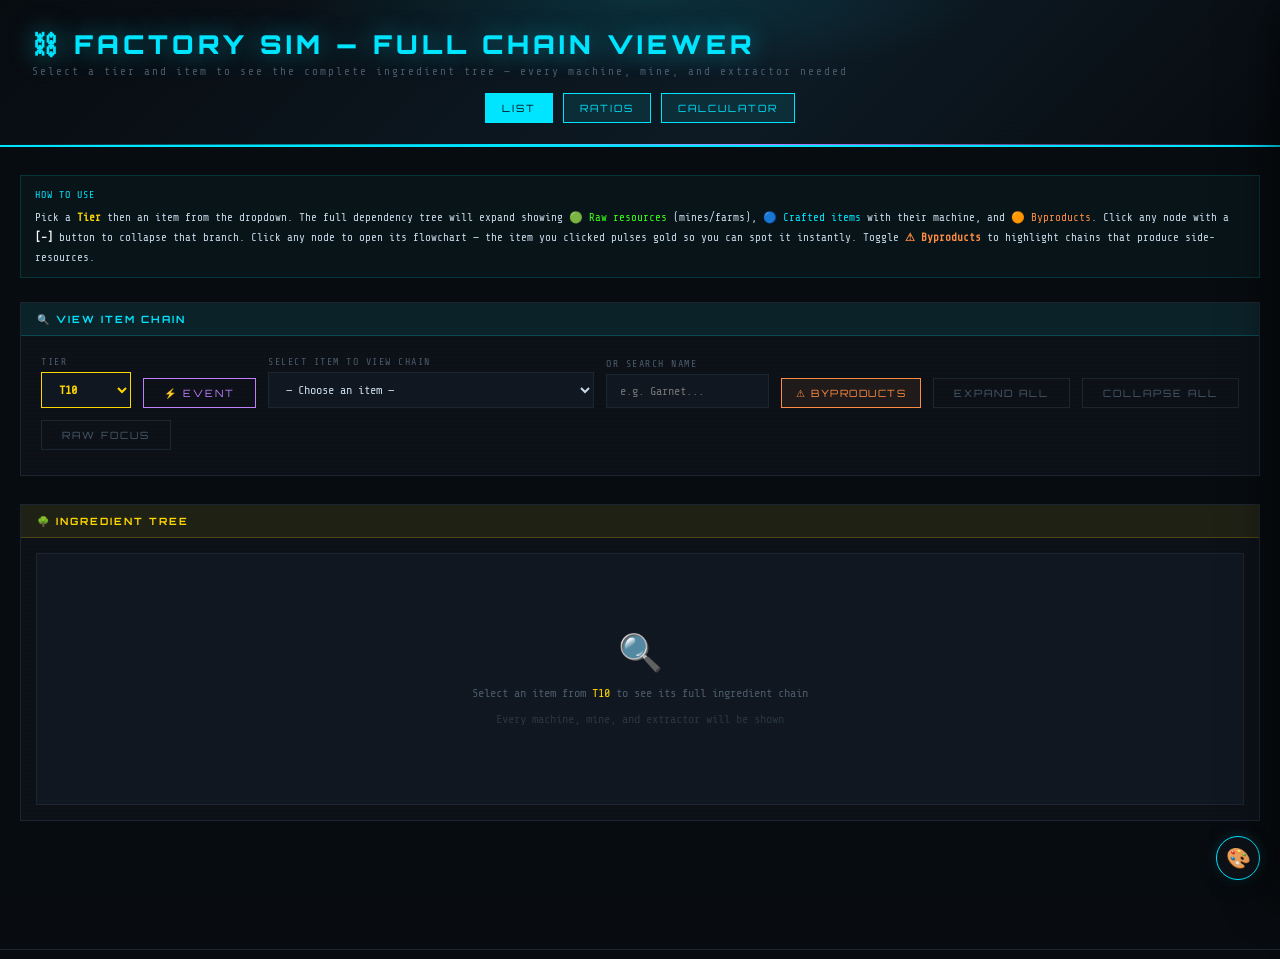
<file: index.html>
<!DOCTYPE html>
<html lang="en">
<head>
<meta charset="UTF-8">
<meta name="viewport" content="width=device-width, initial-scale=1.0">
<title>Factory Sim — Full Chain Viewer</title>
<link rel="stylesheet" href="styles.css">
<style>
  @import url('https://fonts.googleapis.com/css2?family=Share+Tech+Mono&family=Orbitron:wght@400;700;900&family=Exo+2:wght@300;400;600;700&display=swap');
  
  :root {
    --bg: #080b0f;
    --panel: #0d1117;
    --panel2: #111720;
    --border: #1c2530;
    --accent: #00e5ff;
    --green: #39ff14;
    --orange: #ff8c42;
    --purple: #bf7fff;
    --gold: #ffd700;
    --red: #ff4466;
    --text: #c8d8e8;
    --dim: #4a5a6a;
    --dim2: #2a3540;
    /* RGB triplets for use in rgba() — kept in sync by applyTheme() */
    --accent-rgb: 0, 229, 255;
    --green-rgb:  57, 255, 20;
    --orange-rgb: 255, 140, 66;
    --purple-rgb: 191, 127, 255;
    --gold-rgb:   255, 215, 0;
    --red-rgb:    255, 68, 102;
  }

  * { box-sizing: border-box; margin: 0; padding: 0; }
  body { background: var(--bg); color: var(--text); font-family: 'Exo 2', sans-serif; font-size: 13px; min-height: 100vh; }

  body::before {
    content: '';
    position: fixed; inset: 0;
    background: repeating-linear-gradient(0deg, transparent, transparent 3px, rgba(var(--accent-rgb), 0.012) 3px, rgba(var(--accent-rgb), 0.012) 4px);
    pointer-events: none; z-index: 999;
  }

  .container { max-width: 1300px; margin: 0 auto; padding: 28px 20px 60px; }
  .card { background: var(--panel); border: 1px solid var(--border); margin-bottom: 28px; }
  .card-head { font-family: 'Orbitron', sans-serif; font-size: 10px; font-weight: 700; letter-spacing: 2px; text-transform: uppercase; padding: 10px 16px; border-bottom: 1px solid var(--border); }
  .card-head.gold  { background: rgba(255,215,0,0.08); color: var(--gold); border-bottom-color: rgba(255,215,0,0.2); }
  .card-head.cyan  { background: rgba(0,229,255,0.08); color: var(--accent); border-bottom-color: rgba(0,229,255,0.2); }
  .card-head.purple { background: rgba(191,127,255,0.08); color: var(--purple); border-bottom-color: rgba(191,127,255,0.2); }
  .card-body { padding: 20px; }
  
  .calc-row { display: flex; gap: 12px; align-items: flex-end; flex-wrap: wrap; margin-bottom: 5px;}
  .calc-group { display: flex; flex-direction: column; gap: 5px; }
  .calc-group label { font-family: 'Share Tech Mono', monospace; font-size: 10px; color: var(--dim); text-transform: uppercase; letter-spacing: 1.5px; }
  
  select, input[type=text] { background: var(--panel2); border: 1px solid var(--border); color: var(--text); padding: 9px 13px; outline: none; font-family: 'Share Tech Mono', monospace; font-size: 12px; width: 100%; transition: border-color 0.2s; }
  select:focus, input:focus { border-color: var(--accent); }
  select option { background: #111720; }

  .btn { background: rgba(0,229,255,0.1); border: 1px solid var(--accent); color: var(--accent); font-family: 'Orbitron', monospace; font-size: 10px; padding: 8px 20px; cursor: pointer; text-transform: uppercase; text-decoration: none; align-self: flex-end; letter-spacing: 2px; transition: all 0.2s; white-space: nowrap;}
  .btn:hover { background: rgba(0,229,255,0.2); }
  .btn-ghost { background: transparent; border-color: var(--border); color: var(--dim); }
  .btn-ghost:hover { border-color: var(--purple); color: var(--purple); }

  #tierSelect { border-color: var(--gold); color: var(--gold); font-weight: 700; }

  .info-box { background: rgba(0,229,255,0.04); border: 1px solid rgba(0,229,255,0.15); padding: 10px 14px; margin-bottom: 24px; font-family: 'Share Tech Mono', monospace; font-size: 11px; line-height: 1.8; }
  .info-box .ib-title { color: var(--accent); font-size: 10px; letter-spacing: 1px; text-transform: uppercase; margin-bottom: 4px; }

  .main-grid { display: block; }

  #treeContainer { background: var(--panel2); border: 1px solid var(--border); padding: 18px 20px; min-height: 250px; overflow-x: auto; }
  
  .empty-state { display: flex; flex-direction: column; align-items: center; justify-content: center; padding: 60px 20px; color: var(--dim); font-family: 'Share Tech Mono', monospace; font-size: 12px; text-align: center; gap: 12px; }
  .empty-state .big { font-size: 36px; }

  .tree-root { padding: 0; }
  .tree-node { position: relative; margin-bottom: 2px; }
  .tree-children { padding-left: 28px; margin-left: 13px; border-left: 1px dashed var(--dim2); padding-top: 2px; transition: border-left-color 0.15s; }
  .tree-node:hover > .tree-children { border-left-color: var(--accent); }
  .tree-node > .tree-children > .tree-node::before { content: ''; position: absolute; left: -15px; top: 14px; width: 13px; height: 1px; background: var(--dim2); }

  .tree-children > .tree-node:last-child::after { content: ''; position: absolute; left: -28px; top: 16px; bottom: 0; width: 2px; background: var(--bg); }

  .node-header { display: grid; grid-template-columns: 18px 18px 1fr auto auto auto; align-items: center; gap: 8px; padding: 6px 10px 6px 8px; border: 1px solid var(--border); background: var(--panel2); cursor: pointer; user-select: none; position: relative; transition: border-color 0.15s, background 0.15s, box-shadow 0.15s; }
  .node-header.raw, .node-header.byproduct { grid-template-columns: 18px 1fr auto auto auto; }
  .node-header.seen { grid-template-columns: 18px 18px 1fr auto; }
  .node-header:hover { border-color: var(--accent); background: rgba(0,229,255,0.05) !important; box-shadow: 0 0 10px rgba(0,229,255,0.15); }

  .node-header.raw       { border-left: 3px solid var(--green);  background: rgba(57,255,20,0.03); }
  .node-header.byproduct { border-left: 3px solid var(--orange); background: rgba(255,140,66,0.03); }
  .node-header.crafted   { border-left: 3px solid var(--accent); }
  .node-header.target    { border-left: 3px solid var(--gold); background: rgba(255,215,0,0.04); }
  .node-header.seen      { border-left: 3px solid var(--dim2); background: transparent; opacity: 0.4; filter: grayscale(80%); }

  .toggle-btn { width: 18px; height: 18px; background: var(--panel); border: 1px solid var(--border); color: var(--dim); font-size: 10px; cursor: pointer; display: flex; align-items: center; justify-content: center; flex-shrink: 0; font-family: 'Share Tech Mono', monospace; transition: all 0.15s; line-height: 1; }
  .toggle-btn:hover { border-color: var(--accent); color: var(--accent); }
  .toggle-btn.collapsed { color: var(--green); border-color: var(--dim2); }

  .node-icon { font-size: 14px; flex-shrink: 0; }
  .node-name { font-family: 'Exo 2', sans-serif; font-weight: 600; font-size: 12px; color: #fff; min-width: 0; white-space: nowrap; overflow: hidden; text-overflow: ellipsis; }
  .node-header.raw .node-name       { color: var(--green); }
  .node-header.target .node-name    { color: var(--gold); font-family: 'Orbitron', sans-serif; font-size: 11px; letter-spacing: 0.5px; }
  .node-header.byproduct .node-name { color: var(--orange); }
  .node-header.seen .node-name      { color: var(--dim); font-style: italic; }

  .node-price { font-family: 'Share Tech Mono', monospace; font-size: 11px; color: var(--green); flex-shrink: 0; }
  .node-machine { font-family: 'Share Tech Mono', monospace; font-size: 10px; background: rgba(191,127,255,0.12); color: var(--purple); border: 1px solid rgba(191,127,255,0.25); padding: 2px 8px; flex-shrink: 0; }
  .node-source { font-family: 'Share Tech Mono', monospace; font-size: 10px; background: rgba(57,255,20,0.08); color: var(--green); border: 1px solid rgba(57,255,20,0.2); padding: 2px 8px; flex-shrink: 0; }
  .node-note { font-family: 'Share Tech Mono', monospace; font-size: 10px; color: #fff; background: rgba(255,140,66,0.2); border: 1px solid var(--orange); padding: 2px 6px; border-radius: 3px; text-transform: uppercase; flex-shrink: 0; }
  .node-seen-tag { font-family: 'Share Tech Mono', monospace; font-size: 10px; color: var(--dim); font-style: italic; }
  .node-depth { font-family: 'Share Tech Mono', monospace; font-size: 9px; color: var(--dim2); letter-spacing: 1px; flex-shrink: 0; min-width: 20px; text-align: right; }

  .tree-children[data-depth="1"] { border-left-color: rgba(0,229,255,0.35); }
  .tree-children[data-depth="2"] { border-left-color: rgba(191,127,255,0.28); }
  .tree-children[data-depth="3"] { border-left-color: rgba(0,229,255,0.18); }
  .tree-children[data-depth="4"] { border-left-color: rgba(191,127,255,0.14); }
  .tree-children[data-depth="5"] { border-left-color: rgba(0,229,255,0.10); }
  .tree-stats { display: flex; gap: 16px; padding: 8px 12px; background: rgba(0,229,255,0.03); border: 1px solid rgba(0,229,255,0.1); margin-bottom: 10px; flex-wrap: wrap; }
  .tree-stat { font-family: 'Share Tech Mono', monospace; font-size: 10px; display: flex; align-items: center; gap: 6px; }
  .tree-stat .ts-val { font-size: 13px; font-weight: 700; }
  .tree-stat.nodes .ts-val { color: var(--accent); }
  .tree-stat.machines .ts-val { color: var(--purple); }
  .tree-stat.raw .ts-val { color: var(--green); }
  .tree-stat.depth .ts-val { color: var(--gold); }
  .tree-stat .ts-label { color: var(--dim); text-transform: uppercase; letter-spacing: 1px; }
  .breadcrumb-bar { font-family: 'Share Tech Mono', monospace; font-size: 10px; color: var(--dim); padding: 5px 10px; background: var(--panel); border: 1px solid var(--border); border-bottom: none; min-height: 26px; white-space: nowrap; overflow: hidden; text-overflow: ellipsis; display: none; }
  .breadcrumb-bar.visible { display: block; }
  .breadcrumb-bar .bc-sep { color: var(--dim2); margin: 0 5px; }
  .breadcrumb-bar .bc-item { color: var(--text); }
  .breadcrumb-bar .bc-item.bc-raw { color: var(--green); }
  .breadcrumb-bar .bc-item.bc-target { color: var(--gold); }
  .breadcrumb-bar .bc-item.bc-last { color: var(--accent); }

  .tree-collapsed { display: none; }

  footer { text-align: center; padding: 20px; color: var(--dim); font-family: 'Share Tech Mono', monospace; font-size: 10px; letter-spacing: 2px; border-top: 1px solid var(--border); margin-top: 40px; }

  #flowModal {
    display: none; position: fixed; inset: 0; z-index: 1000;
    background: rgba(8,11,15,0.88);
    backdrop-filter: blur(4px);
    align-items: center; justify-content: center;
  }
  #flowModal.visible { display: flex; }

  .flow-modal-inner {
    background: var(--panel);
    border: 1px solid rgba(0,229,255,0.3);
    box-shadow: 0 0 40px rgba(0,229,255,0.12), 0 0 80px rgba(0,0,0,0.6);
    max-width: 92vw; max-height: 88vh;
    display: flex; flex-direction: column;
    overflow: hidden;
    min-width: 340px;
  }

  .flow-modal-head {
    display: flex; align-items: center; justify-content: space-between;
    padding: 10px 16px; border-bottom: 1px solid rgba(0,229,255,0.2);
    background: rgba(0,229,255,0.06); flex-shrink: 0;
  }
  .flow-modal-title {
    font-family: 'Orbitron', sans-serif; font-size: 11px; font-weight: 700;
    letter-spacing: 2px; text-transform: uppercase; color: var(--accent);
  }
  .flow-modal-subtitle {
    font-family: 'Share Tech Mono', monospace; font-size: 10px; color: var(--dim);
    margin-top: 2px;
  }
  .flow-close {
    background: transparent; border: 1px solid var(--border); color: var(--dim);
    font-size: 14px; width: 28px; height: 28px; cursor: pointer;
    display: flex; align-items: center; justify-content: center;
    transition: all 0.15s; flex-shrink: 0;
  }
  .flow-close:hover { border-color: var(--red); color: var(--red); }

  .flow-zoom-btn {
    background: rgba(0,229,255,0.08); border: 1px solid rgba(0,229,255,0.25); color: var(--accent);
    font-size: 14px; width: 28px; height: 28px; cursor: pointer;
    display: flex; align-items: center; justify-content: center;
    transition: all 0.15s; flex-shrink: 0; font-family: 'Share Tech Mono', monospace;
  }
  .flow-zoom-btn:hover { background: rgba(0,229,255,0.2); border-color: var(--accent); }
  .flow-zoom-label {
    font-family: 'Share Tech Mono', monospace; font-size: 10px; color: var(--accent);
    min-width: 38px; text-align: center; letter-spacing: 1px;
  }

  .flow-svg-wrap {
    overflow: hidden; padding: 24px; flex: 1;
    cursor: grab;
    user-select: none;
    background: repeating-linear-gradient(
      90deg, transparent, transparent 39px, rgba(0,229,255,0.02) 39px, rgba(0,229,255,0.02) 40px
    ),
    repeating-linear-gradient(
      0deg, transparent, transparent 39px, rgba(0,229,255,0.02) 39px, rgba(0,229,255,0.02) 40px
    );
  }
  .flow-svg-wrap.dragging { cursor: grabbing; }
  .flow-svg-wrap svg { display: block; }

  .flow-hint {
    font-family: 'Share Tech Mono', monospace; font-size: 10px; color: var(--dim2);
    padding: 6px 16px; border-top: 1px solid var(--border); flex-shrink: 0; text-align: center;
  }

  
  .node-header:not(.seen)::after {
    content: '⊞';
    position: absolute; right: 6px; top: 50%; transform: translateY(-50%);
    font-size: 10px; color: var(--dim2); opacity: 0;
    transition: opacity 0.15s; pointer-events: none;
  }
  .node-header:not(.seen):hover::after { opacity: 0.7; }

  /* === Byproduct toggle === */
  .btn-bp {
    background: rgba(255,140,66,0.08);
    border: 1px solid var(--orange);
    color: var(--orange);
    font-family: 'Orbitron', monospace;
    font-size: 10px; padding: 8px 14px; cursor: pointer;
    text-transform: uppercase; letter-spacing: 1.5px;
    transition: all 0.15s; white-space: nowrap;
    align-self: flex-end;
  }
  .btn-bp:hover { background: rgba(255,140,66,0.18); }
  .btn-bp.active {
    background: var(--orange);
    color: #1a0d05;
    box-shadow: 0 0 12px rgba(255,140,66,0.5);
  }

  /* Byproduct highlight on tree nodes */
  .node-header.bp-warn {
    border-color: var(--orange) !important;
    box-shadow: 0 0 0 1px rgba(255,140,66,0.4), 0 0 14px rgba(255,140,66,0.25) !important;
    animation: bp-pulse 1.8s ease-in-out infinite;
  }
  @keyframes bp-pulse {
    0%,100% { box-shadow: 0 0 0 1px rgba(255,140,66,0.4), 0 0 8px rgba(255,140,66,0.18); }
    50%     { box-shadow: 0 0 0 1px rgba(255,140,66,0.7), 0 0 18px rgba(255,140,66,0.45); }
  }
  .bp-tag {
    font-family: 'Share Tech Mono', monospace; font-size: 9px;
    color: #1a0d05; background: var(--orange);
    padding: 2px 6px; border-radius: 2px;
    text-transform: uppercase; letter-spacing: 1px; font-weight: 700;
    flex-shrink: 0;
  }

  /* Byproduct helper box */
  .bp-helper {
    background: rgba(255,140,66,0.06);
    border: 1px solid rgba(255,140,66,0.3);
    padding: 12px 16px; margin-bottom: 18px;
    font-family: 'Share Tech Mono', monospace; font-size: 11px;
    line-height: 1.7; color: var(--text);
  }
  .bp-helper .bp-title {
    color: var(--orange); font-size: 10px; letter-spacing: 1.5px;
    text-transform: uppercase; margin-bottom: 6px; font-weight: 700;
    display: flex; align-items: center; gap: 8px;
  }
  .bp-helper ul { margin: 6px 0 0 16px; padding: 0; }
  .bp-helper li { margin-bottom: 3px; }
  .bp-helper code {
    background: rgba(255,140,66,0.15); color: var(--orange);
    padding: 1px 5px; border-radius: 2px;
  }

  /* === Flowchart: clicked-node pulse === */
  @keyframes fc-root-pulse {
    0%   { filter: drop-shadow(0 0 0 rgba(255,215,0,0)); }
    50%  { filter: drop-shadow(0 0 16px rgba(255,215,0,0.95)); }
    100% { filter: drop-shadow(0 0 0 rgba(255,215,0,0)); }
  }
  .fc-root-box { animation: fc-root-pulse 1.6s ease-out 3; }
  .fc-you-here {
    font-family: 'Orbitron', sans-serif; font-size: 9px;
    fill: #ffd700; font-weight: 700; letter-spacing: 1.5px;
    text-transform: uppercase;
  }

  .nav-row {
    display: flex; flex-wrap: wrap; justify-content: center;
    gap: 10px; margin-top: 15px;
  }
  .nav-row a {
    font-family: 'Orbitron', monospace; font-size: 10px;
    padding: 8px 16px; letter-spacing: 2px; text-transform: uppercase;
    background: rgba(0,229,255,0.1); border: 1px solid var(--accent); color: var(--accent);
    text-decoration: none; transition: all 0.15s; white-space: nowrap;
  }
  .nav-row a:hover { background: rgba(0,229,255,0.2); }
  .nav-row a.current { background: var(--accent); color: #051018; }

  /* === Theme customization === */
  #themeBtn {
    position: fixed; bottom: 20px; right: 20px; z-index: 500;
    width: 44px; height: 44px; border-radius: 50%;
    background: var(--panel); border: 1px solid var(--accent);
    color: var(--accent); cursor: pointer;
    display: flex; align-items: center; justify-content: center;
    font-size: 20px; box-shadow: 0 4px 16px rgba(0,0,0,0.5), 0 0 12px rgba(0,229,255,0.2);
    transition: transform 0.2s, box-shadow 0.2s;
  }
  #themeBtn:hover { transform: scale(1.08); box-shadow: 0 4px 20px rgba(0,0,0,0.7), 0 0 20px rgba(0,229,255,0.4); }
  #themeBtn:active { transform: scale(0.95); }

  #themePanel {
    position: fixed; top: 0; right: 0; bottom: 0;
    width: 340px; max-width: 92vw;
    background: var(--panel); border-left: 1px solid var(--border);
    box-shadow: -10px 0 40px rgba(0,0,0,0.5);
    z-index: 1100;
    transform: translateX(100%);
    transition: transform 0.25s ease-out;
    display: flex; flex-direction: column;
    overflow: hidden;
  }
  #themePanel.visible { transform: translateX(0); }

  .tp-head {
    display: flex; align-items: center; justify-content: space-between;
    padding: 14px 16px; border-bottom: 1px solid var(--border);
    background: rgba(0,229,255,0.05);
    flex-shrink: 0;
  }
  .tp-head h3 {
    font-family: 'Orbitron', sans-serif; font-size: 11px; font-weight: 700;
    letter-spacing: 2px; text-transform: uppercase; color: var(--accent);
  }
  .tp-close {
    background: transparent; border: 1px solid var(--border); color: var(--dim);
    font-size: 16px; width: 28px; height: 28px; cursor: pointer;
    display: flex; align-items: center; justify-content: center;
    transition: all 0.15s;
  }
  .tp-close:hover { border-color: var(--red); color: var(--red); }

  .tp-body { flex: 1; overflow-y: auto; padding: 16px; }

  .tp-section { margin-bottom: 22px; }
  .tp-section-title {
    font-family: 'Share Tech Mono', monospace; font-size: 10px;
    letter-spacing: 1.5px; text-transform: uppercase; color: var(--dim);
    margin-bottom: 10px; border-bottom: 1px solid var(--border); padding-bottom: 4px;
  }

  .tp-presets { display: grid; grid-template-columns: repeat(3, 1fr); gap: 8px; }
  .tp-preset {
    cursor: pointer; padding: 10px 6px; text-align: center;
    background: var(--panel2); border: 1px solid var(--border);
    font-family: 'Share Tech Mono', monospace; font-size: 9px;
    color: var(--text); letter-spacing: 1px; text-transform: uppercase;
    transition: all 0.15s; position: relative; overflow: hidden;
  }
  .tp-preset:hover { border-color: var(--accent); }
  .tp-preset.active { border-color: var(--accent); box-shadow: 0 0 0 1px var(--accent); }
  .tp-preset .swatch-row { display: flex; gap: 2px; margin-bottom: 6px; height: 14px; }
  .tp-preset .swatch-row span { flex: 1; }

  .tp-color { display: flex; align-items: center; gap: 10px; margin-bottom: 8px; }
  .tp-color label {
    flex: 1; font-family: 'Share Tech Mono', monospace; font-size: 11px;
    color: var(--text); cursor: pointer;
  }
  .tp-color input[type=color] {
    width: 38px; height: 28px; padding: 0; border: 1px solid var(--border);
    background: transparent; cursor: pointer; border-radius: 2px;
  }
  .tp-color input[type=color]::-webkit-color-swatch-wrapper { padding: 2px; }
  .tp-color input[type=color]::-webkit-color-swatch { border: none; border-radius: 1px; }
  .tp-color input[type=color]::-moz-color-swatch { border: none; border-radius: 1px; }
  .tp-hex {
    width: 84px; font-family: 'Share Tech Mono', monospace; font-size: 10px;
    background: var(--panel2); border: 1px solid var(--border); color: var(--text);
    padding: 6px 8px; text-transform: uppercase;
  }
  .tp-hex:focus { border-color: var(--accent); outline: none; }

  .tp-actions { display: flex; gap: 8px; margin-top: 4px; }
  .tp-action {
    flex: 1; padding: 9px; cursor: pointer;
    background: rgba(0,229,255,0.08); border: 1px solid var(--accent); color: var(--accent);
    font-family: 'Orbitron', monospace; font-size: 9px; letter-spacing: 1.5px;
    text-transform: uppercase; transition: all 0.15s;
  }
  .tp-action:hover { background: rgba(0,229,255,0.2); }
  .tp-action.danger { border-color: var(--red); color: var(--red); background: rgba(255,68,102,0.08); }
  .tp-action.danger:hover { background: rgba(255,68,102,0.2); }

  /* Mobile: theme button stays bottom-right, panel covers full width */
  @media (max-width: 700px) {
    #themeBtn { bottom: 14px; right: 14px; width: 48px; height: 48px; }
    #themePanel { width: 100vw; max-width: 100vw; }
  }

  /* === Mobile responsiveness === */
  @media (max-width: 700px) {
    .container { padding: 14px 10px 40px; }
    .calc-row { gap: 8px; }
    .calc-group { flex: 1 1 100% !important; min-width: 0 !important; }
    #tierGroup { flex: 0 0 auto !important; }
    .calc-row > .btn, .calc-row > .btn-bp, .calc-row > .btn-ghost { flex: 1 1 auto; align-self: stretch; text-align: center; padding: 10px 8px; }

    /* Header */
    header h1 { font-size: 15px; letter-spacing: 1px; }
    header .subtitle { font-size: 11px; }
    .nav-row { gap: 6px; margin-top: 12px; }
    .nav-row a { padding: 7px 11px; font-size: 9px; letter-spacing: 1px; }

    /* Info box */
    .info-box { font-size: 10px; line-height: 1.6; padding: 8px 10px; }

    /* Tree node headers: hide depth badge + collapse non-essential chips to fit narrow screens */
    .node-depth { display: none !important; }
    .node-header,
    .node-header.raw,
    .node-header.byproduct,
    .node-header.seen {
      grid-template-columns: 18px 18px 1fr auto !important;
      gap: 6px !important;
      padding: 7px 8px !important;
    }
    .node-header.raw, .node-header.byproduct {
      grid-template-columns: 18px 1fr auto auto !important;
    }
    .node-name { font-size: 11px !important; }
    .node-machine, .node-source { font-size: 8px !important; padding: 1px 5px !important; }
    .node-note { font-size: 8px !important; padding: 1px 4px !important; }
    .bp-tag { font-size: 8px !important; padding: 1px 4px !important; }

    /* Tree children padding tighter */
    .tree-children { padding-left: 18px !important; margin-left: 9px !important; }
    .tree-children > .tree-node::before { left: -10px !important; width: 9px !important; }
    .tree-children > .tree-node:last-child::after { left: -18px !important; }

    /* Tree stats wrap */
    .tree-stats { gap: 10px !important; padding: 6px 8px !important; }
    .tree-stat .ts-val { font-size: 12px !important; }
    .tree-stat .ts-label { font-size: 8px !important; }

    /* Breadcrumb */
    .breadcrumb-bar { font-size: 9px !important; }

    /* Byproduct helper */
    .bp-helper { font-size: 10px !important; padding: 10px 12px !important; }
    .bp-helper li { margin-bottom: 5px; }

    /* Card heads */
    .card-head { font-size: 9px !important; padding: 8px 12px !important; letter-spacing: 1.5px !important; }

    /* Modal — go full-screen on phones */
    .flow-modal-inner { min-width: 0 !important; max-width: 100vw !important; max-height: 100vh !important; width: 100vw !important; height: 100vh !important; border: none !important; }
    .flow-modal-head { padding: 8px 12px !important; flex-wrap: wrap; gap: 6px; }
    .flow-modal-title { font-size: 10px !important; letter-spacing: 1px !important; }
    .flow-modal-subtitle { font-size: 9px !important; }
    .flow-zoom-btn { width: 36px !important; height: 36px !important; font-size: 16px !important; } /* bigger tap target */
    .flow-zoom-btn[style*="auto"] { padding: 0 10px !important; font-size: 9px !important; }
    .flow-close { width: 36px !important; height: 36px !important; font-size: 18px !important; }
    .flow-zoom-label { min-width: 44px !important; font-size: 11px !important; }
    .flow-svg-wrap { padding: 8px !important; }
    .flow-hint { font-size: 8px !important; padding: 5px 10px !important; line-height: 1.5 !important; }

    /* Empty state */
    .empty-state { padding: 40px 16px !important; }
    .empty-state .big { font-size: 28px !important; }
    .empty-state div { font-size: 11px !important; }
  }
</style>
</head>
<body>

<header>
  <div class="glow"></div>
  <h1>⛓ Factory Sim — Full Chain Viewer</h1>
  <div class="subtitle">Select a tier and item to see the complete ingredient tree — every machine, mine, and extractor needed</div>
  <nav class="nav-row">
    <a href="index.html" class="current">List</a>
    <a href="calc.html">Ratios</a>
    <a href="calc2.html">Calculator</a>
  </nav>
</header>

<div class="container">

  <div class="info-box">
    <div class="ib-title">How to use</div>
    Pick a <strong style="color:var(--gold)">Tier</strong> then an item from the dropdown. The full dependency tree will expand showing <span style="color:var(--green)">🟢 Raw resources</span> (mines/farms),
    <span style="color:var(--accent)">🔵 Crafted items</span> with their machine, and
    <span style="color:var(--orange)">🟠 Byproducts</span>. Click any node with a <strong style="color:#fff">[−]</strong> button to collapse that branch. Click any node to open its flowchart — the item you clicked pulses gold so you can spot it instantly. Toggle <strong style="color:var(--orange)">⚠ Byproducts</strong> to highlight chains that produce side-resources.
  </div>

  <div class="card">
    <div class="card-head cyan">🔍 View Item Chain</div>
    <div class="card-body">
      <div class="calc-row">
        <div class="calc-group" id="tierGroup" style="flex: 0 0 90px;">
          <label>Tier</label>
          <select id="tierSelect" onchange="updateTierItems()">
            <option value="T0">T0</option>
            <option value="T1">T1</option>
            <option value="T2">T2</option>
            <option value="T3">T3</option>
            <option value="T4">T4</option>
            <option value="T5">T5</option>
            <option value="T6">T6</option>
            <option value="T7">T7</option>
            <option value="T8">T8</option>
            <option value="T9">T9</option>
            <option value="T10" selected>T10</option>
          </select>
        </div>
        <button class="btn btn-ghost" id="eventModeBtn" onclick="showEventSelector()" style="align-self:flex-end; border-color:var(--purple); color:var(--purple);">⚡ Event</button>
        <div id="eventModeRow" style="display:none; align-items:flex-end; gap:6px; flex-wrap:wrap; align-self:flex-end;"></div>
        <div class="calc-group" style="flex:1; min-width: 200px;">
          <label>Select Item to View Chain</label>
          <select id="itemSelect" onchange="renderTree()">
            <option value="">— Choose an item —</option>
          </select>
        </div>
        <div class="calc-group" style="flex: 0.5; min-width: 150px;">
          <label>Or Search Name</label>
          <input type="text" id="searchInput" placeholder="e.g. Garnet..." oninput="filterItems(this.value)">
        </div>
        <button class="btn-bp" id="bpToggleBtn" onclick="toggleByproducts()" title="Highlight chains that produce side-resources (byproducts)">⚠ Byproducts</button>
        <button class="btn btn-ghost" onclick="expandAll()">Expand All</button>
        <button class="btn btn-ghost" onclick="collapseAll()">Collapse All</button>
        <button class="btn btn-ghost" onclick="rawFocus()" title="Collapse everything — show only paths to raw resources">Raw Focus</button>
      </div>
    </div>
  </div>

  <div id="bpHelperBox" class="bp-helper" style="display:none;">
    <div class="bp-title">⚠ Handling Byproducts</div>
    Chains highlighted in <span style="color:var(--orange);font-weight:700;">orange</span> produce side-resources that can clog your factory lines if not vented or processed. Recommended approaches:
    <ul>
      <li><code>Storage buffer</code> — place a Chest / Tank after the machine to absorb the byproduct.</li>
      <li><code>Recycle loop</code> — feed the byproduct back as an input to another recipe (e.g. <code>Used Filter</code> can be re-processed).</li>
      <li><code>Active venting</code> — for fluids like <code>Heavy Fluid Garnet</code>, pipe to a Vent or Sink if no consumer exists.</li>
      <li><code>Ratio balancing</code> — match downstream consumers to the byproduct output rate (e.g. <code>35L Eveready → 15L × 3 fractions</code> needs 3 consumers).</li>
    </ul>
  </div>

  <div class="main-grid">

    <div class="card">
      <div class="card-head gold">🌳 Ingredient Tree</div>
      <div class="card-body" style="padding: 15px;">
        <div id="breadcrumbBar" class="breadcrumb-bar"></div>
        <div id="treeContainer">
          <div class="empty-state">
            <div class="big">🔍</div>
            <div>Select a tier and item above to see its full ingredient chain</div>
            <div style="color:var(--dim2);">Every machine, mine, and extractor will be shown</div>
          </div>
        </div>
      </div>
    </div>

  </div>

</div>

<footer>FACTORY SIM · FULL CHAIN VIEWER · T9 & T10</footer>

<div id="flowModal" onclick="handleFlowModalClick(event)">
  <div class="flow-modal-inner">
    <div class="flow-modal-head">
      <div>
        <div class="flow-modal-title">📊 <span id="flowModalTitle"></span></div>
        <div class="flow-modal-subtitle">ingredient flow chart · full chain</div>
      </div>
      <div style="display:flex;align-items:center;gap:6px;flex-shrink:0;">
        <button class="flow-zoom-btn" onclick="flowZoomOut()" title="Zoom out (−)">−</button>
        <span class="flow-zoom-label" id="flowZoomDisplay">100%</span>
        <button class="flow-zoom-btn" onclick="flowZoomIn()" title="Zoom in (+)">+</button>
        <button class="flow-zoom-btn" onclick="flowZoomReset()" title="Fit chart to screen" style="width:auto;padding:0 8px;font-size:9px;letter-spacing:1px;">FIT</button>
        <button class="flow-close" onclick="closeFlowModal()" title="Close (Esc)">✕</button>
      </div>
    </div>
    <div class="flow-svg-wrap" id="flowSvgWrap"></div>
    <div class="flow-hint">click a tree node → flowchart &nbsp;|&nbsp; scroll / pinch to zoom &nbsp;|&nbsp; drag / swipe to pan &nbsp;|&nbsp; RESET refits &nbsp;|&nbsp; Esc to close</div>
  </div>
</div>

<button id="themeBtn" onclick="toggleThemePanel()" title="Customize colors">🎨</button>

<div id="themePanel" aria-hidden="true">
  <div class="tp-head">
    <h3>🎨 Theme Studio</h3>
    <button class="tp-close" onclick="toggleThemePanel()" title="Close">✕</button>
  </div>
  <div class="tp-body">

    <div class="tp-section">
      <div class="tp-section-title">⚡ Preset Themes</div>
      <div class="tp-presets" id="tpPresets"></div>
    </div>

    <div class="tp-section">
      <div class="tp-section-title">🎨 Custom Colors</div>

      <div class="tp-color">
        <label for="c-bg">Background</label>
        <input type="color" id="c-bg" data-var="--bg" value="#080b0f">
        <input type="text" class="tp-hex" id="h-bg" value="#080B0F" maxlength="7">
      </div>

      <div class="tp-color">
        <label for="c-panel">Panel</label>
        <input type="color" id="c-panel" data-var="--panel" value="#0d1117">
        <input type="text" class="tp-hex" id="h-panel" value="#0D1117" maxlength="7">
      </div>

      <div class="tp-color">
        <label for="c-panel2">Panel (alt)</label>
        <input type="color" id="c-panel2" data-var="--panel2" value="#111720">
        <input type="text" class="tp-hex" id="h-panel2" value="#111720" maxlength="7">
      </div>

      <div class="tp-color">
        <label for="c-border">Border</label>
        <input type="color" id="c-border" data-var="--border" value="#1c2530">
        <input type="text" class="tp-hex" id="h-border" value="#1C2530" maxlength="7">
      </div>

      <div class="tp-color">
        <label for="c-text">Text</label>
        <input type="color" id="c-text" data-var="--text" value="#c8d8e8">
        <input type="text" class="tp-hex" id="h-text" value="#C8D8E8" maxlength="7">
      </div>

      <div class="tp-color">
        <label for="c-accent">Accent (cyan)</label>
        <input type="color" id="c-accent" data-var="--accent" value="#00e5ff">
        <input type="text" class="tp-hex" id="h-accent" value="#00E5FF" maxlength="7">
      </div>

      <div class="tp-color">
        <label for="c-green">Raw / Green</label>
        <input type="color" id="c-green" data-var="--green" value="#39ff14">
        <input type="text" class="tp-hex" id="h-green" value="#39FF14" maxlength="7">
      </div>

      <div class="tp-color">
        <label for="c-orange">Byproduct / Orange</label>
        <input type="color" id="c-orange" data-var="--orange" value="#ff8c42">
        <input type="text" class="tp-hex" id="h-orange" value="#FF8C42" maxlength="7">
      </div>

      <div class="tp-color">
        <label for="c-purple">Machine / Purple</label>
        <input type="color" id="c-purple" data-var="--purple" value="#bf7fff">
        <input type="text" class="tp-hex" id="h-purple" value="#BF7FFF" maxlength="7">
      </div>

      <div class="tp-color">
        <label for="c-gold">Target / Gold</label>
        <input type="color" id="c-gold" data-var="--gold" value="#ffd700">
        <input type="text" class="tp-hex" id="h-gold" value="#FFD700" maxlength="7">
      </div>

      <div class="tp-color">
        <label for="c-red">Danger / Red</label>
        <input type="color" id="c-red" data-var="--red" value="#ff4466">
        <input type="text" class="tp-hex" id="h-red" value="#FF4466" maxlength="7">
      </div>
    </div>

    <div class="tp-actions">
      <button class="tp-action" onclick="exportTheme()">📋 Copy</button>
      <button class="tp-action" onclick="importTheme()">📥 Paste</button>
      <button class="tp-action danger" onclick="resetTheme()">↺ Reset</button>
    </div>

  </div>
</div>

<script>
const tierItems = {
  T0: {
    '🪨 Stone Chain': ['Stone Slab','Stone Tiles','Stone Bricks'],
    '🪵 Wood Chain': ['Wood Boards','Pressurized Wood','Wood Table','Ornate Wood Table'],
    '🔲 Glass Chain': ['Glass','Glass Panes','Framed Glass','Reinforced Glass'],
  },
  T1: {
    '🟤 Copper Chain': ['Copper Ingot','Copper Plate','Copper Wire'],
    '⚙ T1 Assembled': ['Copper Gear','Basic Circuit','Advanced Circuit','Mechanical Assembly'],
  },
  T2: {
    '⬜ Iron Chain': ['Iron Ingot','Iron Plate','Iron Wire','Iron Gear'],
    '🟡 Gold Chain': ['Gold Ingot','Gold Plate','Gold Wire'],
    '🪵 Hardwood Chain': ['Hardwood Boards','Pressurized Hardwood','Hardwood Table'],
    '🏆 T2 End-Game': ['Mechanical Assembly','Advanced Circuit','Ornate Wood Table','Golden Turkey'],
    '🔲 Glass Crafts': ['Reinforced Glass','Framed Glass'],
  },
  T3: {
    '🌿 Resinite Chain': ['Resinite Ingot','Resinite Plate','Resinite Wire','Resinite Fibers','Resinite Gear','Resinite Mesh'],
    '🔷 Titanium Chain': ['Titanium Ingot','Titanium Plate','Titanium Wire','Titanium Gear'],
    '☢ Uranium Chain': ['Uranium Ingot','Fuel Rod'],
    '🌲 Superwood Chain': ['Superwood Boards','Pressurized Superwood','Superwood Table'],
    '💎 Diamond Chain': ['Cut Diamond','Diamond Charm'],
    '🏆 T3 End-Game': ['Living Alloy','Living Alloy Gear','Living Composite','Titanium Glass','Reactor Core','Mutant Turkey'],
  },
  T4: {
    '🔩 Tungsten Chain': ['Tungsten Ingot','Tungsten Plate','Tungsten Wire','Tungsten Gear'],
    '🔴 Redmetal Chain': ['Redmetal Ingot','Redmetal Plate','Redmetal Wire','Redsteel Ingot','Redsteel Plate','Redsteel Gear','Redmetal Gear'],
    '🔵 Bluemetal Chain': ['Bluemetal Ingot','Bluemetal Plate','Bluemetal Wire','Bluesteel Ingot','Bluesteel Plate','Bluesteel Gear','Bluemetal Gear'],
    '🌳 Ultrawood Chain': ['Ultrawood Boards','Pressurized Ultrawood','Ultrawood Table'],
    '💎 Crystal & Gem': ['Lava Gem','Ice Gem','Obsidian Gem'],
    '⚙ Alloy Chain': ['Obsidian Alloy Plate','Obsidian Alloy Gear'],
    '🔲 Glass Crafts': ['Fire Glass','Ice Glass'],
    '✨ Charm Chain': ['Lesser Lava Charm','Greater Lava Charm','Ice Charm'],
    '🏆 T4 End-Game': ['Obsidian Charm','Advanced Mechanical Assembly','Advanced Fuel Rod','Blue Ultra Boards','Red Ultra Boards'],
  },
  T5: {
    '🌿 T5 Raw & Ore Chain': [
      'Petrified Boards','Pressurized Petrified Wood','Petrified Table',
      'Weird Gravel','Shroomite Gravel','Osmium Gravel',
      'Weird Ingot','Shroomite Ingot','Osmium Ingot'
    ],
    '🔩 T5 Plates & Wires': [
      'Weird Plate','Shroomite Plate','Osmium Plate',
      'Weird Wire','Shroomite Wire','Osmium Wire',
      'Weird Gear','Shroomite Gear','Osmium Gear',
      'Weird Pipe','Shroomite Pipe','Osmium Pipe'
    ],
    '⚗ T5 Alloy Chain': [
      'Strangesteel Ingot','Weirdsteel Ingot','Shroomsteel Ingot','Trimetal Ingot',
      'Strangesteel Plate','Weirdsteel Plate','Shroomsteel Plate','Trimetal Plate',
      'Strangesteel Wire','Weirdsteel Wire','Shroomsteel Wire','Trimetal Gear',
      'Strangesteel Gear','Weirdsteel Gear','Shroomsteel Gear','Trimetal Gear',
      'Strangesteel Pipe','Weirdsteel Pipe','Shroomsteel Pipe','Trimetal Pipe'
    ],
    '💎 T5 Energy Chain': [
      'Energy Gem','Concentrated Energy Gem'
    ],
    '🔧 T5 Reinforced & Components': [
      'Reinforced Weird Plate','Reinforced Shroomite Plate','Reinforced Osmium Plate',
      'Reinforced Shroomsteel Plate','Reinforced Weirdsteel Plate','Reinforced Strangesteel Plate',
      'Reinforced Trimetal Plate',
      'Weird Screw','Shroomite Screw','Osmium Screw',
      'Shroomsteel Screw','Strangesteel Screw','Weirdsteel Screw','Trimetal Screw',
      'Weird Ring','Shroomite Ring','Osmium Ring',
      'Shroomsteel Ring','Strangesteel Ring','Weirdsteel Ring','Trimetal Ring',
      'Weird Mechanism','Shroomite Mechanism','Osmium Mechanism',
      'Shroomsteel Mechanism','Strangesteel Mechanism','Weirdsteel Mechanism','Trimetal Mechanism'
    ],
    '🏆 T5 End-Game': [
      'Composite Plate',
      'Strangesteel Energy Core','Weirdsteel Energy Core','Shroomsteel Energy Core',
      'Advanced Energy Core','Elite Energy Core','Trimetal Reactor',
      'Turkey Roll'
    ]
  },
  T6: {
    '🌴 T6 Wood Chain': [
      'Tropical Boards','Pressurized Tropical Wood','Tropical Plywood','Amber Plywood'
    ],
    '⛏ T6 Ore Chain': [
      'Ambernite Gravel','Lead Gravel','Silver Gravel','Sanctium Gravel','Diablium Gravel',
      'Activated Ambernite Gravel','Activated Lead Gravel','Activated Silver Gravel',
      'Activated Sanctium Gravel','Activated Diablium Gravel',
      'Ambernite Ingot','Lead Ingot','Silver Ingot','Sanctium Ingot','Diablium Ingot'
    ],
    '🔩 T6 Plates, Wires & Parts': [
      'Ambernite Plate','Lead Plate','Silver Plate','Sanctium Plate','Diablium Plate',
      'Ambernite Wire','Lead Wire','Silver Wire','Sanctium Wire','Diablium Wire',
      'Ambernite Pipe','Lead Pipe','Silver Pipe','Sanctium Pipe','Diablium Pipe',
      'Ambernite Gear','Lead Gear','Silver Gear','Sanctium Gear','Diablium Gear'
    ],
    '⚗ T6 Alloy Chain': [
      'Angelic Ingot','Devilish Ingot','Cosmic Ingot',
      'Angelic Plate','Devilish Plate','Cosmic Plate',
      'Angelic Wire','Devilish Wire','Cosmic Wire',
      'Angelic Pipe','Devilish Pipe','Cosmic Pipe',
      'Angelic Gear','Devilish Gear','Cosmic Gear'
    ],
    '🔧 T6 Reinforced & Components': [
      'Reinforced Ambernite Plate','Reinforced Lead Plate','Reinforced Silver Plate',
      'Reinforced Sanctium Plate','Reinforced Diablium Plate',
      'Reinforced Angelic Plate','Reinforced Devilish Plate','Reinforced Cosmic Plate',
      'Ambernite Screw','Lead Screw','Silver Screw','Sanctium Screw','Diablium Screw',
      'Angelic Screw','Devilish Screw','Cosmic Screw',
      'Ambernite Ring','Lead Ring','Silver Ring','Sanctium Ring','Diablium Ring',
      'Angelic Ring','Devilish Ring','Cosmic Ring',
      'Ambernite Mechanism','Lead Mechanism','Silver Mechanism','Sanctium Mechanism',
      'Angelic Mechanism','Devilish Mechanism','Cosmic Mechanism'
    ],
    '🏆 T6 End-Game': [
      'Devilish Core','Angelic Core','Cosmic Core',
      'Devilish Reinforced Mechanism','Angelic Reinforced Mechanism','Cosmic Reinforced Mechanism',
      'Angelic Gyroscope','Devilish Gyroscope','Cosmic Gyroscope',
      'Cosmic Powerglove',
      'Salted Cooked Turkey'
    ]
  },
  T7: {
    '🪸 T7 Coral Chain': [
      'Coral Rag','Pressed Coral'
    ],
    '⛏ T7 Ore Chain': [
      'Zinc Gravel','Samarium Gravel','Cobalt Gravel','Nickel Gravel',
      'Activated Zinc','Activated Samarium','Activated Cobalt','Activated Nickel',
      'Zinc Ingot','Samarium Ingot','Cobalt Ingot','Nickel Ingot'
    ],
    '⚗ T7 Alloy Chain': [
      'Cobalt Alloy','Magnet','Zinc Nickel Alloy',
      'Cobalt Alloy Plate','Cobalt Gear',
      'Zinc Coil','Magnetic Coil',
      'Zinc Winding','Magnetic Winding'
    ],
    '⚙ T7 Components': [
      'Permanent Magnet','Battery','Transformer','Mechanism','Generator',
      'Speaker','Mega Battery','Mega Mechanism','Mega Transformer',
      'Motor','Mega Motor','Mega Generator'
    ],
    '🏆 T7 End-Game': [
      'Mechanical Turk',
      'Robot','Mega Robot','Mega Zod','Talking Robot'
    ]
  },
  T8: {
    '💎 T8 Crystal Chain': [
      'Prismarine Pane','Prismarine Shard','Prismarine Gem','Concentrated Prismarine Gem',
      'Prismarine Dust Cluster','Concentrated Prismarine Dust',
      'Molten Pane','Molten Gem','Concentrated Molten Gem','Concentrated Molten Dust'
    ],
    '⛏ T8 Ore Chain': [
      'Silicon Gravel','Mithril Gravel','Plutonium Gravel','Steelix Gravel',
      'Activated Silicon','Activated Mithril','Living Plutonium','Activated Steelix','Raging Steelix','Living Mithril',
      'Silicon Ingot','Mithril Ingot','Steelix Ingot','Plutonium Node','Molten Steelix Ingot','Mithril Node',
      'Iconix Ingot','Superstructure Ingot'
    ],
    '🔩 T8 Plates, Wires & Pipes': [
      'Plutonium Plate','Molten Steelix Plate','Silicon Plate','Iconix Plate','Superstructure Plate',
      'Steelix Wire','Superstring','Iconix Wire','Superstructure Wire',
      'Plutonium Pipe','Superstructure Pipe'
    ],
    '🔧 T8 Reinforced & Components': [
      'Reinforced Plutonium Plate','Reinforced Molten Plate','Reinforced Silicon Plate',
      'Reinforced Iconix Plate','Reinforced Superstructure Plate',
      'Iconix Screw','Plutonium Ring','Superstructure Ring','Superstring Element',
      'Superfluid Element','Core Truss','Plutonium Core','Ultralink'
    ],
    '🏆 T8 End-Game': [
      'Core Shell','Core Shielding',
      'Superstring Core','Supersolid Core','Superfluid Core',
      'Teraplex','Teraplex Mechanical Assembly','Hologram Turkey'
    ]
  },
  T9: {
    '⛏ T9 Ore & Dust Processing': [
      'Molybdenum Gravel','Chromium Gravel','Platinum Gravel','Iridium Gravel','Magnesium Gravel',
      'Graphite Dust','Painite Shard','Painite Pane','Painite Dust'
    ],
    '🔥 T9 Activated Materials': [
      'Activated Platinum','Activated Molybdenum','Activated Chromium','Activated Magnesium','Activated Iridium'
    ],
    '🏭 T9 Ingots & Compounds': [
      'Carbon Compound','Carbide Node','Tempered Painite',
      'Chromium Ingot','Magnesium Ingot','Platinum Ingot','Iridium Ingot','Molybdenum Ingot'
    ],
    '🔩 T9 Fabricated Parts': [
      'Chromium Plate','Magnesium Plate','Carbide Plate','Molyb Plate',
      'Platinum Wire','Carbide Lining','Molyb Tubing','Carbide Tubing',
      'Chromium Component','Magnesium Component'
    ],
    '🔮 T9 Painite & Dark Matter': [
      'Recrystallized Painite','Painite Charm',
      'Crystallized Dark Matter','Dark Matter Charm'
    ],
    '⚗ T9 Alloys & Reinforced Components': [
      'Apex Alloy','Stabilized Chromagnum Alloy','Stabilized Vesper Alloy',
      'Stabilized Chromagnum Alloy Component','Stabilized Vesper Alloy Component','Apex Alloy Component',
      'Reinforced Chromagnum Alloy Component','Reinforced Vesper Alloy Component','Reinforced Apex Alloy Component'
    ],
    '⚡ T9 Gauges & Electronics': [
      'Power Gauge','Supercapacitor','Controller',
      'Painite Gauge','Dark Matter Gauge','Amped Uranium Gauge',
      'Activated Turkey Slices'
    ],
    '🌌 T9 End-Game': [
      'Cosmos Alloy Component','Tempest Alloy Component','Stellaris Alloy Component',
      'Ten Elements','Dark Matter Battery','Cosmos Ultracell',
      'Chaos Charm','Dark Gamma Reactor'
    ]
  },
  T10: {    '🧪 Fluids & Filtration': [
      'Eveready Petroleum','Treated Alto Fluid','Fluid Garnet','Balancer Solution',
      'Light Fluid Garnet','Heavy Fluid Garnet','Light Fraction','Medium Fraction','Heavy Fraction',
      'Alto Thinner','Alto Essence','Alto Primer','Alto Blend','Purified Alto Blend',
      'Energized Alto Blend','Cloudy Alloy Mix','Radiating Alto','Crossed Alto Alloy',
      'Essential Chroma Dye','Reatomized Chromastone'
    ],
    '🪵 Wood Chain': [
      'Meso Fiber Filter','Ascendeso Fiber Filter','Meso Wood Panel','Meso Polyhedron',
      'Ascendeso Wood Panel','Enamel','Hardened Charm Casing'
    ],
    '💎 Gems & Dyes': [
      'Chromastone Dye','Chromastone Spark','Chromastone Charm','Aerelium Charm',
      'Godspark','Godspark Charm','Cyan Dye','Purple Dye','Red Dye','Green Dye','Blue Dye'
    ],
    '⛏ Ore Chains': [
      'Terrastrix Ingot','Stratosteel Ingot','Coreodeon Ingot',
      'Refined Terrastrix Ingot','Refined Stratosteel Ingot','Refined Coreodeon Ingot'
    ],
    '🔩 Alloy Ingots': [
      'Terrasteel Alloy Ingot','Stratostrix Alloy Ingot','Coreostrix Alloy Ingot',
      'Coreosteel Alloy Ingot','Enriched Terrastrix Sand','Enriched Stratosteel Sand'
    ],
    '🏆 End-Game': [
      'Alto Alloy Core','Gravisphere','Cloudy Sphere Field',
      'Terra Mechanical Gear','Strato Mechanical Gear','Dome Gyroscope',
      'Terra Alloy Axiom','Dome Field','Celestial Supergear','Divine Supergear',
      'Olympus Tri-Axiom','Olympus Dyson Axiom'
    ]
  },

  EVENT_Halloween_T0: {},
  EVENT_Halloween_T1: {},
  EVENT_Halloween_T2: {},
  EVENT_Halloween_T3: {},

  EVENT_Classic_T0: {
    '⛏ Classic T0 Basic Processing': [
      'Cut Stud',
      'Redcliffian Metal Dust',
      'Astrum Crystal',
      'Astral Isles Rock',
      'Astrum Dust',
      'Astral Isles Dust',
      'Cylindrical Stud'
    ],
    '🔥 Classic T0 Smelting': [
      'Blasted Stud',
      'Forged Astrum',
      'Glowing Redcliffian Metal Dust',
      'Heat Treated Cylindrical Stud',
      'Redcliffian Steel'
    ],
    '❄ Classic T0 Alloys': [
      'Cooled Redcliff Ingot',
      'Astral Alloy'
    ],
    '🏆 Classic T0 End-Game': [
      'Astral Alloy Capsule',
      'Periastron Core'
    ]
  },
  EVENT_Classic_T1: {
    '🩸 T1 Flesh Chain': [
      'Seething Overseer Flesh',
      'Compressed Overseer Flesh',
      'Chilled Overseer Flesh',
      'Overseer Chunk',
      'Overseer Dust',
      'Glowing Overseer Chunk'
    ],
    '⛏ T1 Ore & Silver Chain': [
      'Astral Soul Gravel',
      'Gilded Silver Gravel',
      'Astral Soul Essence',
      'Activated Gilded Silver',
      'Gilded Silver Ingot'
    ],
    '⚗ T1 Alloys & Essences': [
      'Gamma Star Fragment',
      'Alpha Star Fragment',
      'Astral Soul Holder',
      'Gilded Power Essence'
    ],
    '🏆 T1 End-Game': [
      'Activated Periastron Core',
      'Azure Periastron, Alpha',
      'Charteuse Periastron, Gamma'
    ]
  },
  EVENT_Classic_T2: {
    '🦷 T2 Drakkobloxxer Chain': [
      'Seared Drakkobloxer Flesh',
      'Compressed Drakkobloxer Flesh',
      'Drakkobloxxer Teeth',
      'Drakkobloxxer Teeth Dust',
      'Fine Drakkobloxxer Teeth Dust',
      'Finer Drakkobloxxer Teeth Dust',
      'Essence of the Ancients'
    ],
    '🔥 T2 Firemetal & Gold Chain': [
      'Korbloxian Firemetal Gravel',
      'Korbloxian Firemetal Ingot',
      'Essence of Power',
      'Splintered Gold Dust',
      'Astralized Splintered Gold Dust',
      'Splintered Gold Ingot',
      'Fragmented Splintered Gold',
      'Awakened Splintered Gold'
    ],
    '🟥 T2 Crimson Chain': [
      'Crimson Glass',
      'Compressed Crimson Glass',
      'Crimson Glass Shards',
      'Crimral Sand',
      'Firesun Fragment'
    ],
    '⭐ T2 End Chain': [
      'Inferno Alloy',
      'Inferno Alloy Plate',
      'Beta Star Fragment',
      'Blazing Sun Fragment',
      'Mu Star Fragment',
      'Periastron Energy Core',
      'Grimgold Periastron, Beta',
      'Crimson Periastron, Mu'
    ]
  },
  EVENT_Classic_T3: {
    '💎 T3 Emeralzan Chain': [
      'Emeralzan Gem Gravel',
      'Restructured Emeralzan Gem',
      'Blazing Emeralzan Gem',
      'Emeralzan Shard',
      'Emeralzan Dust Cluster',
      'Refined Emeralzan Dust',
      'Frozen Emeralzan Dust'
    ],
    '❄ T3 Azure Ice Chain': [
      'Azure Ice Shard',
      'Azure Ice Cluster',
      'Flaming Azurian Ice',
      'Azurian Alloy',
      'Blazing Azurian Alloy',
      'Blazed Azurian Plate'
    ],
    '🔱 T3 Ferlion & Zirconite Chain': [
      'Ferlion Gravel',
      'Activated Ferlion Gravel',
      'Ferlion Ingot',
      'Ferlion Plate',
      'Reinforced Ferlion Container',
      'Zirconite Gravel',
      'Activated Zirconite Gravel',
      'Zirconite Ingot',
      'Blazed Zirconite',
      'Jaded Zirconite',
      'Jaded Zirconite Fiber',
      'Nebulous Zirconite'
    ],
    '🌟 T3 Asteroid & Star Chain': [
      'Purple Glacier Block',
      'Kappa Star Fragment',
      'Asteroid Alloy',
      'Asteroid Alloy String',
      'Asteroid Element',
      'Asteroid Element Dust',
      'Asteroid Essence',
      'Comet Shard',
      'Controlled Azure Flame',
      'Amethyst Periastron, Kappa'
    ],
    '🏆 T3 End Chain': [
      'Astric Galaxy Fragment'
    ]
  },
  EVENT_Classic_T4: {
    '⛏ T4 Classic Mines': [
      'Frozen Aquamarine','Banned Soul','Raw Marble','Noired Tungsten Ore','Ivoric Ore'
    ],
    '🔄 Processing Chain': [
      'Banned Soul Shard','Marble Shard','Aquamarine Shard','Aquamarine Gem Shard',
      'Ivoric Gravel','Noired Tungsten Gravel',
      'Polished Marble','Stable Banned Soul','Aquamarine Dust Cluster',
      'Carburized Aquamarine','Aquamarine Gem',
      'Splintered Marble Gold','Splintered Banned Gold',
      'Gloomy Essence','Shining Essence',
      'Gloomed Noir Tungsten','Shining Ivoric Gravel'
    ],
    '🔩 Ingots & Alloys': [
      'Ivoric Ingot','Noired Tungsten Ingot',
      'Aquamarine Alloy','Ivory Alloy','Noir Alloy','Duality Alloy','Banned Alloy'
    ],
    '🔲 Plates & Components': [
      'Aquamarine Alloy Plate','Noir Alloy Plate','Ivory Alloy Plate',
      'Duality Alloy Plate','Banned Alloy Plate',
      'Constricted Duality Alloy Plate',
      'Reinforced Aquamarine Alloy Plate','Reinforced Ivory Alloy Plate',
      'Reinforced Noir Alloy Plate','Reinforced Duality Alloy Plate','Reinforced Banned Alloy Plate',
      'Ivory Alloy Capsule','Duality Alloy Cylinder'
    ],
    '✨ Essences & Cores': [
      'Essence of Noir','Essence of Ivory','Essence of Duality','Essence of Death',
      'Dead Star Matter',
      'Ivory Core','Noir Core','Aquamarine Core',
      'Korbloxian Flame Core','Eternal Flame Hearth'
    ],
    '💎 Teeth, Marks & Special': [
      'Ivory Infused Teeth','Death Marked Aquamarine','Stained Ivory Mark'
    ],
    '🌟 Star Fragments & Artifacts': [
      'Psi Star Fragment','Ivory Star Fragment',
      'Solar Soul Artifact','Midnight Soul Artifact',
      'Midnight Soul Chalice','Supernovae Remnant',
      'Stellar Remains','Stellarized Remnant'
    ],
    '🔥 Flame & Relocators': [
      'The Eternal Flame',
      'Reality Relocator','Duality Relocator',
      'Duality Galaxy Fragment'
    ],
    '🌌 Periastrons & End-Game': [
      'Ivory Periastron','Noir Periastron, Psi','Dao Galaxy Fragment'
    ]
  },
  EVENT_Classic_T5: {},

  EVENT_Christmas: {},
  EVENT_NuclearSummer: {},
  EVENT_Halloween: {
    '🎃 Halloween Items': [
      'Jack-o-Lantern','Witch Hat','Candy Bag','Skeleton Key','Haunted Lantern',
      'Spider Web','Potion Bottle','Ghost Sheet','Vampire Cape','Cursed Pumpkin'
    ]
  },
  EVENT_Classic: {
    '🏛 Classic Items': [
      'Stone Slab','Wood Boards','Copper Ingot','Iron Ingot','Glass',
      'Basic Circuit','Mechanical Assembly','Copper Gear','Iron Gear','Copper Plate'
    ]
  }
};

function updateTierItems() {
  const tier = document.getElementById('tierSelect').value;
  const sel = document.getElementById('itemSelect');
  sel.innerHTML = '<option value="">— Choose an item —</option>';

  document.getElementById('treeContainer').innerHTML = `
    <div class="empty-state">
      <div class="big">🔍</div>
      <div>Select an item from <span style="color:var(--gold)">${tier}</span> to see its full ingredient chain</div>
      <div style="color:var(--dim2);">Every machine, mine, and extractor will be shown</div>
    </div>`;
  document.getElementById('breadcrumbBar').classList.remove('visible');
  document.getElementById('breadcrumbBar').innerHTML = '';
  document.getElementById('searchInput').value = '';
  applyByproductMode();

  const groups = tierItems[tier];
  if (!groups || Object.keys(groups).length === 0) {
    const opt = document.createElement('option');
    opt.disabled = true;
    opt.textContent = '— No items for this tier yet —';
    sel.appendChild(opt);
    document.getElementById('treeContainer').innerHTML = `
      <div class="empty-state">
        <div class="big">🚧</div>
        <div style="color:var(--gold)">${tier} items coming soon</div>
        <div style="color:var(--dim2);">This tier hasn't been added yet</div>
      </div>`;
    return;
  }

  for (const [groupLabel, items] of Object.entries(groups)) {
    const og = document.createElement('optgroup');
    og.label = groupLabel;
    items.forEach(name => {
      const opt = document.createElement('option');
      opt.value = name;
      opt.textContent = name;
      og.appendChild(opt);
    });
    sel.appendChild(og);
  }
}
const recipes = {
  'Rock':        { raw:true, icon:'🪨', source:'Stone Mine',     type:'mine', price:'$10' },
  'Wood':        { raw:true, icon:'🪵', source:'Tree Farm',      type:'mine', price:'$10' },
  'Sand':        { raw:true, icon:'🏖', source:'Sand Mine',      type:'mine', price:'$35' },
  'Turkey':      { raw:true, icon:'🦃', source:'Turkey Farm',    type:'mine', price:'$100' },
  'Stone Slab':        { machine:'T1 Cutter',   icon:'🪨', price:'$25',   inputs:['Rock'] },
  'Stone Tiles':       { machine:'T1 Cutter',   icon:'🪨', price:'$35',   inputs:['Stone Slab'] },
  'Wood Boards':       { machine:'T1 Cutter',   icon:'🪵', price:'$25',   inputs:['Wood'] },
  'Glass':             { machine:'T1 Furnace',  icon:'🔲', price:'$85',   inputs:['Sand'] },
  'Glass Panes':       { machine:'T1 Cutter',   icon:'🔲', price:'$105',  inputs:['Glass'] },
  'Pressurized Wood':  { machine:'T1 Press',    icon:'🪵', price:'$65',   inputs:['Wood Boards'] },
  'Turkey Chop':       { machine:'T1 Press',    icon:'🦃', price:'$100',  inputs:['Turkey'] },
  'Cooked Turkey':     { machine:'T1 Furnace',  icon:'🍗', price:'$300',  inputs:['Turkey'] },
  'Cooked Turkey Chop':{ machine:'T1 Furnace',  icon:'🍗', price:'$600',  inputs:['Turkey Chop'] },
  'Copper Ore':  { raw:true, icon:'⛏', source:'Copper Mine',  type:'mine', price:'$45' },
  'Copper Ingot': { machine:'T1 Furnace',  icon:'🟤', price:'$85',   inputs:['Copper Ore'] },
  'Copper Plate': { machine:'T1 Press',    icon:'🟤', price:'$100',  inputs:['Copper Ingot'] },
  'Copper Wire':  { machine:'T1 Extruder', icon:'🟤', price:'$225',  inputs:['Copper Ingot'] },
  'Hardwood':  { raw:true, icon:'🪵', source:'Hardwood Tree Farm', type:'mine', price:'$625' },
  'Iron Ore':  { raw:true, icon:'⛏', source:'Iron Mine',          type:'mine', price:'$750' },
  'Gold Ore':  { raw:true, icon:'⛏', source:'Gold Mine',          type:'mine', price:'$900' },
  'Hardwood Boards':     { machine:'T2 Cutter',        icon:'🪵', price:'$1.1k',  inputs:['Hardwood'] },
  'Pressurized Hardwood':{ machine:'T2 Press',         icon:'🪵', price:'$1.5k',  inputs:['Hardwood Boards'] },
  'Iron Ingot':          { machine:'T2 Furnace',        icon:'⬜', price:'$1.45k', inputs:['Iron Ore'] },
  'Gold Ingot':          { machine:'T2 Furnace',        icon:'🟡', price:'$1.72k', inputs:['Gold Ore'] },
  'Iron Plate':          { machine:'T2 Press',          icon:'⬜', price:'$1.65k', inputs:['Iron Ingot'] },
  'Gold Plate':          { machine:'T2 Press',          icon:'🟡', price:'$2.55k', inputs:['Gold Ingot'] },
  'Iron Wire':           { machine:'T2 Extruder',       icon:'⬜', price:'$2.8k',  inputs:['Iron Ingot'] },
  'Gold Wire':           { machine:'T2 Extruder',       icon:'🟡', price:'$3.5k',  inputs:['Gold Ingot'] },
  'Stone Bricks':        { machine:'T2 Assembler',      icon:'🪨', price:'$45',    inputs:['Stone Tiles'] },
  'Wood Table':          { machine:'T2 Assembler',      icon:'🪵', price:'$18k',   inputs:['Pressurized Wood'] },
  'Copper Gear':         { machine:'T2 Assembler',      icon:'⚙',  price:'$10k',   inputs:['Copper Plate'] },
  'Basic Circuit':       { machine:'T2 Assembler',      icon:'💡', price:'$20k',   inputs:['Copper Wire'] },
  'Hardwood Table':      { machine:'T2 Assembler',      icon:'🪵', price:'$25k',   inputs:['Pressurized Hardwood'] },
  'Iron Gear':           { machine:'T2 Assembler',      icon:'⚙',  price:'$25k',   inputs:['Iron Plate'] },
  'Ornate Wood Table':   { machine:'T2 Dual Assembler', icon:'🪵', price:'$40k',   inputs:['Stone Bricks','Wood Table'] },
  'Reinforced Glass':    { machine:'T2 Dual Assembler', icon:'🔲', price:'$35.5k', inputs:['Glass Panes','Iron Wire'] },
  'Framed Glass':        { machine:'T2 Dual Assembler', icon:'🔲', price:'$635',   inputs:['Glass Panes','Pressurized Wood'] },
  'Golden Turkey':       { machine:'T2 Dual Assembler', icon:'🦃', price:'$48.5k', inputs:['Gold Ingot','Turkey'] },
  'Mechanical Assembly': { machine:'T2 Dual Assembler', icon:'⚙',  price:'$80k',   inputs:['Copper Gear','Iron Plate'] },
  'Advanced Circuit':    { machine:'T2 Dual Assembler', icon:'💡', price:'$75k',   inputs:['Basic Circuit','Gold Wire'] },
  'Superwood':    { raw:true, icon:'🌲', source:'Superwood Tree Farm', type:'mine', price:'$200k' },
  'Resinite Ore': { raw:true, icon:'⛏', source:'Resinite Mine',       type:'mine', price:'$185k' },
  'Titanium Ore': { raw:true, icon:'⛏', source:'Titanium Mine',       type:'mine', price:'$225k' },
  'Uranium Ore':  { raw:true, icon:'☢',  source:'Uranium Mine',        type:'mine', price:'$265k' },
  'Diamond':      { raw:true, icon:'💎', source:'Diamond Mine',        type:'mine', price:'$120k' },
  'Superwood Boards':     { machine:'T3 Cutter',        icon:'🌲', price:'$185k',  inputs:['Superwood'] },
  'Pressurized Superwood':{ machine:'T3 Press',         icon:'🌲', price:'$295k',  inputs:['Superwood Boards'] },
  'Resinite Ingot':       { machine:'T3 Furnace',       icon:'🟢', price:'$625k',  inputs:['Resinite Ore'] },
  'Titanium Ingot':       { machine:'T3 Furnace',       icon:'🔷', price:'$685k',  inputs:['Titanium Ore'] },
  'Uranium Ingot':        { machine:'T3 Furnace',       icon:'☢',  price:'$715k',  inputs:['Uranium Ore'] },
  'Resinite Plate':       { machine:'T3 Press',         icon:'🟢', price:'$915k',  inputs:['Resinite Ingot'] },
  'Titanium Plate':       { machine:'T3 Press',         icon:'🔷', price:'$930k',  inputs:['Titanium Ingot'] },
  'Resinite Wire':        { machine:'T3 Extruder',      icon:'🟢', price:'$1.45M', inputs:['Resinite Ingot'] },
  'Titanium Wire':        { machine:'T3 Extruder',      icon:'🔷', price:'$1.16M', inputs:['Titanium Ingot'] },
  'Fuel Rod':             { machine:'T3 Extruder',      icon:'☢',  price:'$1.76M', inputs:['Uranium Ingot'] },
  'Resinite Fibers':      { machine:'T3 Extruder',      icon:'🟢', price:'$1.89M', inputs:['Resinite Wire'] },
  'Cut Diamond':          { machine:'T3 Laser Cutter',  icon:'💎', price:'$1.97M', inputs:['Diamond'] },
  'Superwood Table':      { machine:'T3 Assembler',     icon:'🌲', price:'$8.86M', inputs:['Pressurized Superwood'] },
  'Resinite Gear':        { machine:'T3 Assembler',     icon:'⚙',  price:'$10M',   inputs:['Resinite Plate'] },
  'Titanium Gear':        { machine:'T3 Assembler',     icon:'⚙',  price:'$12.2M', inputs:['Titanium Plate'] },
  'Resinite Mesh':        { machine:'T3 Assembler',     icon:'🟢', price:'$15.5M', inputs:['Resinite Fibers'] },
  'Living Alloy':         { machine:'T3 Dual Assembler',icon:'🌿', price:'$130M',  inputs:['Resinite Plate','Titanium Plate'] },
  'Diamond Charm':        { machine:'T3 Dual Assembler',icon:'💎', price:'$150M',  inputs:['Cut Diamond','Titanium Plate'] },
  'Titanium Glass':       { machine:'T3 Dual Assembler',icon:'🔷', price:'$80M',   inputs:['Glass Panes','Titanium Wire'] },
  'Reactor Core':         { machine:'T3 Dual Assembler',icon:'☢',  price:'$120M',  inputs:['Basic Circuit','Fuel Rod'] },
  'Living Composite':     { machine:'T3 Dual Assembler',icon:'🌿', price:'$145M',  inputs:['Resinite Mesh','Pressurized Superwood'] },
  'Mutant Turkey':        { machine:'T3 Dual Assembler',icon:'🦃', price:'$63M',   inputs:['Turkey','Uranium Ingot'] },
  'Living Alloy Gear':    { machine:'T3 Assembler',     icon:'⚙',  price:'$180M',  inputs:['Living Alloy'] },
  'Ultrawood':    { raw:true, icon:'🌳', source:'Ultrawood Tree Farm', type:'mine', price:'$6B' },
  'Tungsten Ore': { raw:true, icon:'⛏', source:'Tungsten Mine',       type:'mine', price:'$7B' },
  'Bluemetal Ore':{ raw:true, icon:'⛏', source:'Bluemetal Mine',      type:'mine', price:'$7B' },
  'Redmetal Ore': { raw:true, icon:'⛏', source:'Redmetal Mine',       type:'mine', price:'$7B' },
  'Ice Crystal':  { raw:true, icon:'🧊', source:'Ice Crystal Mine',   type:'mine', price:'$8B' },
  'Lava Crystal': { raw:true, icon:'🌋', source:'Lava Crystal Mine',  type:'mine', price:'$8B' },
  'Ultrawood Boards':          { machine:'T4 Cutter',        icon:'🌳', price:'$8B',    inputs:['Ultrawood'] },
  'Pressurized Ultrawood':     { machine:'T4 Press',         icon:'🌳', price:'$12B',   inputs:['Ultrawood Boards'] },
  'Tungsten Ingot':            { machine:'T4 Furnace',       icon:'🔩', price:'$12.5B', inputs:['Tungsten Ore'] },
  'Bluemetal Ingot':           { machine:'T4 Furnace',       icon:'🔵', price:'$15.5B', inputs:['Bluemetal Ore'] },
  'Redmetal Ingot':            { machine:'T4 Furnace',       icon:'🔴', price:'$15.5B', inputs:['Redmetal Ore'] },
  'Bluesteel Ingot':           { machine:'T4 Furnace',       icon:'🔵', price:'$25.5B', inputs:['Bluemetal Ingot'] },
  'Redsteel Ingot':            { machine:'T4 Furnace',       icon:'🔴', price:'$25.5B', inputs:['Redmetal Ingot'] },
  'Tungsten Plate':            { machine:'T4 Press',         icon:'🔩', price:'$15.5B', inputs:['Tungsten Ingot'] },
  'Bluemetal Plate':           { machine:'T4 Press',         icon:'🔵', price:'$18.5B', inputs:['Bluemetal Ingot'] },
  'Redmetal Plate':            { machine:'T4 Press',         icon:'🔴', price:'$18.5B', inputs:['Redmetal Ingot'] },
  'Bluesteel Plate':           { machine:'T4 Press',         icon:'🔵', price:'$30.5B', inputs:['Bluesteel Ingot'] },
  'Redsteel Plate':            { machine:'T4 Press',         icon:'🔴', price:'$30.5B', inputs:['Redsteel Ingot'] },
  'Tungsten Wire':             { machine:'T4 Extruder',      icon:'🔩', price:'$75B',   inputs:['Tungsten Ingot'] },
  'Bluemetal Wire':            { machine:'T4 Extruder',      icon:'🔵', price:'$88.5B', inputs:['Bluemetal Ingot'] },
  'Redmetal Wire':             { machine:'T4 Extruder',      icon:'🔴', price:'$88.5B', inputs:['Redmetal Ingot'] },
  'Ice Gem':                   { machine:'T4 Laser Cutter',  icon:'🧊', price:'$135B',  inputs:['Ice Crystal'] },
  'Lava Gem':                  { machine:'T4 Laser Cutter',  icon:'🌋', price:'$135B',  inputs:['Lava Crystal'] },
  'Ultrawood Table':           { machine:'T4 Assembler',     icon:'🌳', price:'$85B',   inputs:['Pressurized Ultrawood'] },
  'Tungsten Gear':             { machine:'T4 Assembler',     icon:'⚙',  price:'$1.15T', inputs:['Tungsten Plate'] },
  'Bluemetal Gear':            { machine:'T4 Assembler',     icon:'⚙',  price:'$1.25T', inputs:['Bluemetal Plate'] },
  'Redmetal Gear':             { machine:'T4 Assembler',     icon:'⚙',  price:'$1.25T', inputs:['Redmetal Plate'] },
  'Redsteel Gear':             { machine:'T4 Assembler',     icon:'⚙',  price:'$1.55T', inputs:['Redsteel Plate'] },
  'Bluesteel Gear':            { machine:'T4 Assembler',     icon:'⚙',  price:'$1.55T', inputs:['Bluesteel Plate'] },
  'Obsidian Alloy Plate':      { machine:'T4 Dual Assembler',icon:'⬛', price:'$25.5T', inputs:['Bluesteel Plate','Redsteel Plate'] },
  'Obsidian Alloy Gear':       { machine:'T4 Assembler',     icon:'⚙',  price:'$30.5T', inputs:['Obsidian Alloy Plate'] },
  'Obsidian Gem':              { machine:'T4 Dual Assembler',icon:'💎', price:'$22.5T', inputs:['Ice Gem','Lava Gem'] },
  'Obsidian Charm':            { machine:'T4 Dual Assembler',icon:'✨', price:'$75.5T', inputs:['Obsidian Gem','Tungsten Plate'] },
  'Advanced Mechanical Assembly':{ machine:'T4 Dual Assembler',icon:'⚙', price:'$75.5T',inputs:['Obsidian Alloy Gear','Tungsten Plate'] },
  'Fire Glass':                { machine:'T4 Dual Assembler',icon:'🌋', price:'$19.5T', inputs:['Glass Panes','Lava Gem'] },
  'Ice Glass':                 { machine:'T4 Dual Assembler',icon:'🧊', price:'$19.5T', inputs:['Glass Panes','Ice Gem'] },
  'Lesser Lava Charm':         { machine:'T4 Dual Assembler',icon:'🌋', price:'$1.55T', inputs:['Gold Plate','Lava Gem'] },
  'Greater Lava Charm':        { machine:'T4 Dual Assembler',icon:'🌋', price:'$25.5T', inputs:['Lava Gem','Redsteel Plate'] },
  'Ice Charm':                 { machine:'T4 Dual Assembler',icon:'🧊', price:'$25.3T', inputs:['Bluesteel Plate','Ice Gem'] },
  'Advanced Fuel Rod':         { machine:'T4 Dual Assembler',icon:'☢',  price:'$10.5T', inputs:['Lava Gem','Fuel Rod'] },
  'Blue Ultra Boards':         { machine:'T4 Dual Assembler',icon:'🔵', price:'$25.5T', inputs:['Bluemetal Plate','Ultrawood Boards'] },
  'Red Ultra Boards':          { machine:'T4 Dual Assembler',icon:'🔴', price:'$25.5T', inputs:['Redmetal Plate','Ultrawood Boards'] },
  'Frozen Turkey Chop':        { machine:'T4 Dual Assembler',icon:'🦃', price:'$75.5T', inputs:['Ice Crystal','Turkey Chop'] },
  'Petrified Wood':   { raw:true, icon:'🪨', source:'Advanced Petrified Tree Farm', type:'mine', price:'$25qd' },
  'Weird Ore':        { raw:true, icon:'⛏', source:'Advanced Weird Mine',           type:'mine', price:'$25qd' },
  'Shroomite Ore':    { raw:true, icon:'⛏', source:'Advanced Shroomite Mine',       type:'mine', price:'$25qd' },
  'Osmium Ore':       { raw:true, icon:'⛏', source:'Advanced Osmium Mine',          type:'mine', price:'$30qd' },
  'Energy Crystal':   { raw:true, icon:'⚡', source:'Advanced Energy Crystal Mine', type:'mine', price:'$45qd' },
  'Petrified Boards': { machine:'T5 Cutter', icon:'🪨', price:'$50qd', inputs:['Petrified Wood'] },
  'Pressurized Petrified Wood': { machine:'T5 Press', icon:'🪨',  price:'$160qd',  inputs:['Petrified Boards'] },
  'Weird Plate':                { machine:'T5 Press', icon:'🟣',  price:'$168qd',  inputs:['Weird Ingot'] },
  'Shroomite Plate':            { machine:'T5 Press', icon:'🍄',  price:'$210qd',  inputs:['Shroomite Ingot'] },
  'Osmium Plate':               { machine:'T5 Press', icon:'🔵',  price:'$253qd',  inputs:['Osmium Ingot'] },
  'Weirdsteel Plate':           { machine:'T5 Press', icon:'🟣',  price:'$2.1Qn',  inputs:['Weirdsteel Ingot'] },
  'Strangesteel Plate':         { machine:'T5 Press', icon:'🌀',  price:'$2.1Qn',  inputs:['Strangesteel Ingot'] },
  'Shroomsteel Plate':          { machine:'T5 Press', icon:'🍄',  price:'$2.1Qn',  inputs:['Shroomsteel Ingot'] },
  'Trimetal Plate':             { machine:'T5 Press', icon:'⭐',  price:'$31.5Qn', inputs:['Trimetal Ingot'] },
  'Weird Gravel':     { machine:'T5 Ore Crusher', icon:'🪨', price:'$80qd',  inputs:['Weird Ore'] },
  'Shroomite Gravel': { machine:'T5 Ore Crusher', icon:'🪨', price:'$80qd',  inputs:['Shroomite Ore'] },
  'Osmium Gravel':    { machine:'T5 Ore Crusher', icon:'🪨', price:'$85qd',  inputs:['Osmium Ore'] },
  'Weird Ingot':      { machine:'T5 Induction Smelter', icon:'🟣', price:'$112qd', inputs:['Weird Gravel'] },
  'Shroomite Ingot':  { machine:'T5 Induction Smelter', icon:'🍄', price:'$140qd', inputs:['Shroomite Gravel'] },
  'Osmium Ingot':     { machine:'T5 Induction Smelter', icon:'🔵', price:'$168qd', inputs:['Osmium Gravel'] },
  'Weird Wire':       { machine:'T5 Extruder', icon:'🟣', price:'$218qd',  inputs:['Weird Ingot'] },
  'Shroomite Wire':   { machine:'T5 Extruder', icon:'🍄', price:'$273qd',  inputs:['Shroomite Ingot'] },
  'Osmium Wire':      { machine:'T5 Extruder', icon:'🔵', price:'$327qd',  inputs:['Osmium Ingot'] },
  'Weirdsteel Wire':  { machine:'T5 Extruder', icon:'🟣', price:'$2.73Qn', inputs:['Weirdsteel Ingot'] },
  'Strangesteel Wire':{ machine:'T5 Extruder', icon:'🌀', price:'$2.73Qn', inputs:['Strangesteel Ingot'] },
  'Shroomsteel Wire': { machine:'T5 Extruder', icon:'🍄', price:'$2.73Qn', inputs:['Shroomsteel Ingot'] },
  'Trimetal Wire':    { machine:'T5 Extruder', icon:'⭐', price:'$40.9Qn', inputs:['Trimetal Ingot'] },
  'Energy Gem': { machine:'T5 Laser Cutter', icon:'💎', price:'$220qd', inputs:['Energy Crystal'] },
  'Weird Gear':       { machine:'T5 Gear Press', icon:'⚙', price:'$431qd',  inputs:['Weird Plate'] },
  'Shroomite Gear':   { machine:'T5 Gear Press', icon:'⚙', price:'$539qd',  inputs:['Shroomite Plate'] },
  'Osmium Gear':      { machine:'T5 Gear Press', icon:'⚙', price:'$646qd',  inputs:['Osmium Plate'] },
  'Strangesteel Gear':{ machine:'T5 Gear Press', icon:'⚙', price:'$5.39Qn', inputs:['Strangesteel Plate'] },
  'Weirdsteel Gear':  { machine:'T5 Gear Press', icon:'⚙', price:'$5.39Qn', inputs:['Weirdsteel Plate'] },
  'Shroomsteel Gear': { machine:'T5 Gear Press', icon:'⚙', price:'$5.39Qn', inputs:['Shroomsteel Plate'] },
  'Trimetal Gear':    { machine:'T5 Gear Press', icon:'⚙', price:'$80.8Qn', inputs:['Trimetal Plate'] },
  'Weird Pipe':       { machine:'T5 Rolling Machine', icon:'🔧', price:'$442qd',  inputs:['Weird Plate'] },
  'Shroomite Pipe':   { machine:'T5 Rolling Machine', icon:'🔧', price:'$553qd',  inputs:['Shroomite Plate'] },
  'Osmium Pipe':      { machine:'T5 Rolling Machine', icon:'🔧', price:'$663qd',  inputs:['Osmium Plate'] },
  'Weirdsteel Pipe':  { machine:'T5 Rolling Machine', icon:'🔧', price:'$5.53Qn', inputs:['Weirdsteel Plate'] },
  'Shroomsteel Pipe': { machine:'T5 Rolling Machine', icon:'🔧', price:'$5.53Qn', inputs:['Shroomsteel Plate'] },
  'Strangesteel Pipe':{ machine:'T5 Rolling Machine', icon:'🔧', price:'$6.53Qn', inputs:['Strangesteel Plate'] },
  'Trimetal Pipe':    { machine:'T5 Rolling Machine', icon:'🔧', price:'$82.9Qn', inputs:['Trimetal Plate'] },
  'Strangesteel Ingot': { machine:'T5 Alloy Smelter', icon:'🌀', price:'$1.4Qn', inputs:['Shroomite Ingot','Weird Ingot'] },
  'Weirdsteel Ingot':   { machine:'T5 Alloy Smelter', icon:'🟣', price:'$1.4Qn', inputs:['Weird Ingot','Weird Ingot'] },
  'Shroomsteel Ingot':  { machine:'T5 Alloy Smelter', icon:'🍄', price:'$1.4Qn', inputs:['Osmium Ingot','Shroomite Ingot'] },
  'Trimetal Ingot': { machine:'T5 Triple Alloy Smelter', icon:'⭐', price:'$21Qn', inputs:['Osmium Ingot','Shroomite Ingot','Weird Ingot'] },
  'Concentrated Energy Gem': { machine:'T5 Energy Concentrator', icon:'💎', price:'$550qd', inputs:['Energy Gem'] },
  'Petrified Table':           { machine:'Adv T5 Assembler', icon:'🪨', price:'$150qd',  inputs:['Pressurized Petrified Wood'] },
  'Reinforced Weird Plate':    { machine:'Adv T5 Assembler', icon:'🟣', price:'$1.18Qn', inputs:['Weird Plate'] },
  'Reinforced Shroomite Plate':{ machine:'Adv T5 Assembler', icon:'🍄', price:'$1.47Qn', inputs:['Shroomite Plate'] },
  'Reinforced Osmium Plate':   { machine:'Adv T5 Assembler', icon:'🔵', price:'$1.77Qn', inputs:['Osmium Plate'] },
  'Weird Screw':               { machine:'Adv T5 Assembler', icon:'🔩', price:'$1.17Qn', inputs:['Weird Wire'] },
  'Shroomite Screw':           { machine:'Adv T5 Assembler', icon:'🔩', price:'$1.46Qn', inputs:['Shroomite Wire'] },
  'Osmium Screw':              { machine:'Adv T5 Assembler', icon:'🔩', price:'$1.75Qn', inputs:['Osmium Wire'] },
  'Weird Ring':                { machine:'Adv T5 Assembler', icon:'⭕', price:'$1.15Qn', inputs:['Weird Pipe'] },
  'Shroomite Ring':            { machine:'Adv T5 Assembler', icon:'⭕', price:'$1.44Qn', inputs:['Shroomite Pipe'] },
  'Osmium Ring':               { machine:'Adv T5 Assembler', icon:'⭕', price:'$1.73Qn', inputs:['Osmium Pipe'] },
  'Weird Mechanism':           { machine:'Adv T5 Assembler', icon:'⚙', price:'$1.18Qn', inputs:['Weird Gear'] },
  'Shroomite Mechanism':       { machine:'Adv T5 Assembler', icon:'⚙', price:'$1.48Qn', inputs:['Shroomite Gear'] },
  'Osmium Mechanism':          { machine:'Adv T5 Assembler', icon:'⚙', price:'$1.78Qn', inputs:['Osmium Gear'] },
  'Reinforced Shroomsteel Plate':  { machine:'Adv T5 Assembler', icon:'🍄', price:'$14.7Qn', inputs:['Shroomsteel Plate'] },
  'Reinforced Weirdsteel Plate':   { machine:'Adv T5 Assembler', icon:'🟣', price:'$14.7Qn', inputs:['Weirdsteel Plate'] },
  'Reinforced Strangesteel Plate': { machine:'Adv T5 Assembler', icon:'🌀', price:'$14.7Qn', inputs:['Strangesteel Plate'] },
  'Shroomsteel Screw':   { machine:'Adv T5 Assembler', icon:'🔩', price:'$14.6Qn', inputs:['Shroomsteel Wire'] },
  'Strangesteel Screw':  { machine:'Adv T5 Assembler', icon:'🔩', price:'$14.6Qn', inputs:['Strangesteel Wire'] },
  'Weirdsteel Screw':    { machine:'Adv T5 Assembler', icon:'🔩', price:'$14.6Qn', inputs:['Weirdsteel Wire'] },
  'Shroomsteel Ring':    { machine:'Adv T5 Assembler', icon:'⭕', price:'$14.4Qn', inputs:['Shroomsteel Pipe'] },
  'Strangesteel Ring':   { machine:'Adv T5 Assembler', icon:'⭕', price:'$14.4Qn', inputs:['Strangesteel Pipe'] },
  'Weirdsteel Ring':     { machine:'Adv T5 Assembler', icon:'⭕', price:'$14.4Qn', inputs:['Weirdsteel Pipe'] },
  'Shroomsteel Mechanism':   { machine:'Adv T5 Assembler', icon:'⚙', price:'$14.8Qn', inputs:['Shroomsteel Gear'] },
  'Strangesteel Mechanism':  { machine:'Adv T5 Assembler', icon:'⚙', price:'$14.8Qn', inputs:['Strangesteel Gear'] },
  'Weirdsteel Mechanism':    { machine:'Adv T5 Assembler', icon:'⚙', price:'$14.8Qn', inputs:['Weirdsteel Gear'] },
  'Reinforced Trimetal Plate': { machine:'Adv T5 Assembler', icon:'⭐', price:'$221Qn',  inputs:['Trimetal Plate'] },
  'Trimetal Screw':            { machine:'Adv T5 Assembler', icon:'🔩', price:'$219Qn',  inputs:['Trimetal Wire'] },
  'Trimetal Ring':             { machine:'Adv T5 Assembler', icon:'⭕', price:'$217Qn',  inputs:['Trimetal Pipe'] },
  'Trimetal Mechanism':        { machine:'Adv T5 Assembler', icon:'⚙', price:'$222Qn',  inputs:['Trimetal Gear'] },
  'Turkey Roll':              { machine:'Adv T5 Dual Assembler', icon:'🦃', price:'$9sx',    inputs:['Turkey Chop','Weird Pipe'] },
  'Strangesteel Energy Core': { machine:'Adv T5 Dual Assembler', icon:'💎', price:'$650Qn',  inputs:['Energy Gem','Strangesteel Plate'] },
  'Weirdsteel Energy Core':   { machine:'Adv T5 Dual Assembler', icon:'💎', price:'$650Qn',  inputs:['Energy Gem','Weirdsteel Plate'] },
  'Shroomsteel Energy Core':  { machine:'Adv T5 Dual Assembler', icon:'💎', price:'$650Qn',  inputs:['Energy Gem','Shroomsteel Plate'] },
  'Advanced Energy Core':     { machine:'Adv T5 Dual Assembler', icon:'⚡', price:'$2.85sx', inputs:['Concentrated Energy Gem','Trimetal Plate'] },
  'Composite Plate':          { machine:'Adv T5 Dual Assembler', icon:'🪨', price:'$900Qn',  inputs:['Reinforced Osmium Plate','Pressurized Petrified Wood'] },
  'Elite Energy Core':        { machine:'Adv T5 Dual Assembler', icon:'⚡', price:'$5.35sx', inputs:['Advanced Energy Core','Composite Plate'] },
  'Trimetal Reactor': { machine:'Adv T5 Triple Assembler', icon:'⚙', price:'$90sx', inputs:['Elite Energy Core','Trimetal Mechanism','Trimetal Screw'] },
  'Tropical Wood':   { raw:true, icon:'🌴', source:'Advanced Tropical Tree Farm',  type:'mine', price:'$255p' },
  'Salt Crystal':    { raw:true, icon:'🧂', source:'Advanced Salt Crystal Mine',   type:'mine', price:'$305p' },
  'Ambernite Ore':   { raw:true, icon:'⛏', source:'Advanced Ambernite Mine',      type:'mine', price:'$45.05p' },
  'Lead Ore':        { raw:true, icon:'⛏', source:'Advanced Lead Mine',           type:'mine', price:'$555p' },
  'Silver Ore':      { raw:true, icon:'⛏', source:'Advanced Silver Mine',         type:'mine', price:'$555p' },
  'Diablium Ore':    { raw:true, icon:'⛏', source:'Advanced Diablium Mine',       type:'mine', price:'$755p' },
  'Sanctium Ore':    { raw:true, icon:'⛏', source:'Advanced Sanctium Mine',       type:'mine', price:'$755p' },
  'Tropical Boards': { machine:'T6 Cutter', icon:'🌴', price:'$555p', inputs:['Tropical Wood'] },
  'Ambernite Gravel': { machine:'T6 Ore Crusher', icon:'🪨', price:'$95Sp',  inputs:['Ambernite Ore'] },
  'Lead Gravel':      { machine:'T6 Ore Crusher', icon:'🪨', price:'$95Sp',  inputs:['Lead Ore'] },
  'Silver Gravel':    { machine:'T6 Ore Crusher', icon:'🪨', price:'$95Sp',  inputs:['Silver Ore'] },
  'Sanctium Gravel':  { machine:'T6 Ore Crusher', icon:'🪨', price:'$95Sp',  inputs:['Sanctium Ore'] },
  'Diablium Gravel':  { machine:'T6 Ore Crusher', icon:'🪨', price:'$95Sp',  inputs:['Diablium Ore'] },
  'Activated Ambernite Gravel': { machine:'T6 Mixer', icon:'🪨', price:'$165Sp', inputs:['Ambernite Gravel','Salt Shard'] },
  'Activated Lead Gravel':      { machine:'T6 Mixer', icon:'🪨', price:'$165Sp', inputs:['Lead Gravel','Salt Shard'] },
  'Activated Silver Gravel':    { machine:'T6 Mixer', icon:'🪨', price:'$165Sp', inputs:['Silver Gravel','Salt Shard'] },
  'Activated Sanctium Gravel':  { machine:'T6 Mixer', icon:'🪨', price:'$165Sp', inputs:['Sanctium Gravel','Salt Shard'] },
  'Activated Diablium Gravel':  { machine:'T6 Mixer', icon:'🪨', price:'$165Sp', inputs:['Diablium Gravel','Salt Shard'] },
  'Salted Cooked Turkey':       { machine:'T6 Mixer', icon:'🍗', price:'$250oct', inputs:['Cooked Turkey','Salt Shard'] },
  'Ambernite Ingot': { machine:'T6 Induction Smelter', icon:'🟠', price:'$215Sp', inputs:['Activated Ambernite Gravel'] },
  'Lead Ingot':      { machine:'T6 Induction Smelter', icon:'⬜', price:'$215Sp', inputs:['Activated Lead Gravel'] },
  'Silver Ingot':    { machine:'T6 Induction Smelter', icon:'⬜', price:'$215Sp', inputs:['Activated Silver Gravel'] },
  'Sanctium Ingot':  { machine:'T6 Induction Smelter', icon:'🟡', price:'$215Sp', inputs:['Activated Sanctium Gravel'] },
  'Diablium Ingot':  { machine:'T6 Induction Smelter', icon:'🔴', price:'$215Sp', inputs:['Activated Diablium Gravel'] },
  'Pressurized Tropical Wood': { machine:'T6 Press', icon:'🌴', price:'$155Sp',   inputs:['Tropical Boards'] },
  'Ambernite Plate':           { machine:'T6 Press', icon:'🟠', price:'$315Sp',   inputs:['Ambernite Ingot'] },
  'Lead Plate':                { machine:'T6 Press', icon:'⬜', price:'$315Sp',   inputs:['Lead Ingot'] },
  'Silver Plate':              { machine:'T6 Press', icon:'⬜', price:'$315Sp',   inputs:['Silver Ingot'] },
  'Sanctium Plate':            { machine:'T6 Press', icon:'🟡', price:'$315Sp',   inputs:['Sanctium Ingot'] },
  'Diablium Plate':            { machine:'T6 Press', icon:'🔴', price:'$315Sp',   inputs:['Diablium Ingot'] },
  'Angelic Plate':             { machine:'T6 Press', icon:'🤍', price:'$1.02oct', inputs:['Angelic Ingot'] },
  'Devilish Plate':            { machine:'T6 Press', icon:'🖤', price:'$1.02oct', inputs:['Devilish Ingot'] },
  'Cosmic Plate':              { machine:'T6 Press', icon:'🌌', price:'$14.1oct', inputs:['Cosmic Ingot'] },
  'Ambernite Wire': { machine:'T6 Extruder', icon:'🟠', price:'$335Sp',   inputs:['Ambernite Ingot'] },
  'Lead Wire':      { machine:'T6 Extruder', icon:'⬜', price:'$335Sp',   inputs:['Lead Ingot'] },
  'Silver Wire':    { machine:'T6 Extruder', icon:'⬜', price:'$335Sp',   inputs:['Silver Ingot'] },
  'Sanctium Wire':  { machine:'T6 Extruder', icon:'🟡', price:'$335Sp',   inputs:['Sanctium Ingot'] },
  'Diablium Wire':  { machine:'T6 Extruder', icon:'🔴', price:'$335Sp',   inputs:['Diablium Ingot'] },
  'Angelic Wire':   { machine:'T6 Extruder', icon:'🤍', price:'$1.08oct', inputs:['Angelic Ingot'] },
  'Devilish Wire':  { machine:'T6 Extruder', icon:'🖤', price:'$1.08oct', inputs:['Devilish Ingot'] },
  'Cosmic Wire':    { machine:'T6 Extruder', icon:'🌌', price:'$15.0oct', inputs:['Cosmic Ingot'] },
  'Ambernite Pipe': { machine:'T6 Rolling Machine', icon:'🟠', price:'$535Sp',   inputs:['Ambernite Plate'] },
  'Lead Pipe':      { machine:'T6 Rolling Machine', icon:'⬜', price:'$535Sp',   inputs:['Lead Plate'] },
  'Silver Pipe':    { machine:'T6 Rolling Machine', icon:'⬜', price:'$535Sp',   inputs:['Silver Plate'] },
  'Sanctium Pipe':  { machine:'T6 Rolling Machine', icon:'🟡', price:'$535Sp',   inputs:['Sanctium Plate'] },
  'Diablium Pipe':  { machine:'T6 Rolling Machine', icon:'🔴', price:'$535Sp',   inputs:['Diablium Plate'] },
  'Angelic Pipe':   { machine:'T6 Rolling Machine', icon:'🤍', price:'$1.73oct', inputs:['Angelic Plate'] },
  'Devilish Pipe':  { machine:'T6 Rolling Machine', icon:'🖤', price:'$1.73oct', inputs:['Devilish Plate'] },
  'Cosmic Pipe':    { machine:'T6 Rolling Machine', icon:'🌌', price:'$24.0oct', inputs:['Cosmic Plate'] },
  'Ambernite Gear': { machine:'T6 Gear Press', icon:'⚙', price:'$505Sp',   inputs:['Ambernite Plate'] },
  'Lead Gear':      { machine:'T6 Gear Press', icon:'⚙', price:'$505Sp',   inputs:['Lead Plate'] },
  'Silver Gear':    { machine:'T6 Gear Press', icon:'⚙', price:'$505Sp',   inputs:['Silver Plate'] },
  'Sanctium Gear':  { machine:'T6 Gear Press', icon:'⚙', price:'$505Sp',   inputs:['Sanctium Plate'] },
  'Diablium Gear':  { machine:'T6 Gear Press', icon:'⚙', price:'$505Sp',   inputs:['Diablium Plate'] },
  'Angelic Gear':   { machine:'T6 Gear Press', icon:'⚙', price:'$1.78oct', inputs:['Angelic Plate'] },
  'Devilish Gear':  { machine:'T6 Gear Press', icon:'⚙', price:'$1.78oct', inputs:['Devilish Plate'] },
  'Cosmic Gear':    { machine:'T6 Gear Press', icon:'⚙', price:'$24.7oct', inputs:['Cosmic Plate'] },
  'Tropical Plywood': { machine:'T6 Multi-Press', icon:'🌴', price:'$750Sp', inputs:['Pressurized Tropical Wood','Pressurized Tropical Wood','Pressurized Tropical Wood'] },
  'Angelic Ingot':  { machine:'T6 Alloy Smelter', icon:'🤍', price:'$698Sp', inputs:['Sanctium Ingot','Silver Ingot'] },
  'Devilish Ingot': { machine:'T6 Alloy Smelter', icon:'🖤', price:'$698Sp', inputs:['Diablium Ingot','Lead Ingot'] },
  'Cosmic Ingot': { machine:'T6 Triple Alloy Smelter', icon:'🌌', price:'$9.67oct', inputs:['Ambernite Ingot','Angelic Ingot','Devilish Ingot'] },
  'Reinforced Ambernite Plate':  { machine:'Adv T6 Assembler', icon:'🟠', price:'$1.19oct', inputs:['Ambernite Plate'] },
  'Reinforced Lead Plate':       { machine:'Adv T6 Assembler', icon:'⬜', price:'$1.19oct', inputs:['Lead Plate'] },
  'Reinforced Silver Plate':     { machine:'Adv T6 Assembler', icon:'⬜', price:'$1.19oct', inputs:['Silver Plate'] },
  'Reinforced Sanctium Plate':   { machine:'Adv T6 Assembler', icon:'🟡', price:'$1.19oct', inputs:['Sanctium Plate'] },
  'Reinforced Diablium Plate':   { machine:'Adv T6 Assembler', icon:'🔴', price:'$1.19oct', inputs:['Diablium Plate'] },
  'Reinforced Angelic Plate':    { machine:'Adv T6 Assembler', icon:'🤍', price:'$3.88oct', inputs:['Angelic Plate'] },
  'Reinforced Devilish Plate':   { machine:'Adv T6 Assembler', icon:'🖤', price:'$3.88oct', inputs:['Devilish Plate'] },
  'Reinforced Cosmic Plate':     { machine:'Adv T6 Assembler', icon:'🌌', price:'$53.7oct', inputs:['Cosmic Plate'] },
  'Ambernite Screw': { machine:'Adv T6 Assembler', icon:'🔩', price:'$1.21oct', inputs:['Ambernite Wire'] },
  'Lead Screw':      { machine:'Adv T6 Assembler', icon:'🔩', price:'$1.21oct', inputs:['Lead Wire'] },
  'Silver Screw':    { machine:'Adv T6 Assembler', icon:'🔩', price:'$1.21oct', inputs:['Silver Wire'] },
  'Sanctium Screw':  { machine:'Adv T6 Assembler', icon:'🔩', price:'$1.21oct', inputs:['Sanctium Wire'] },
  'Diablium Screw':  { machine:'Adv T6 Assembler', icon:'🔩', price:'$1.21oct', inputs:['Diablium Wire'] },
  'Angelic Screw':   { machine:'Adv T6 Assembler', icon:'🔩', price:'$3.94oct', inputs:['Angelic Wire'] },
  'Devilish Screw':  { machine:'Adv T6 Assembler', icon:'🔩', price:'$3.94oct', inputs:['Devilish Wire'] },
  'Cosmic Screw':    { machine:'Adv T6 Assembler', icon:'🔩', price:'$54.6oct', inputs:['Cosmic Wire'] },
  'Ambernite Ring':  { machine:'Adv T6 Assembler', icon:'⭕', price:'$1.28oct', inputs:['Ambernite Pipe'] },
  'Lead Ring':       { machine:'Adv T6 Assembler', icon:'⭕', price:'$1.28oct', inputs:['Lead Pipe'] },
  'Silver Ring':     { machine:'Adv T6 Assembler', icon:'⭕', price:'$1.28oct', inputs:['Silver Pipe'] },
  'Sanctium Ring':   { machine:'Adv T6 Assembler', icon:'⭕', price:'$1.28oct', inputs:['Sanctium Pipe'] },
  'Diablium Ring':   { machine:'Adv T6 Assembler', icon:'⭕', price:'$1.28oct', inputs:['Diablium Pipe'] },
  'Angelic Ring':    { machine:'Adv T6 Assembler', icon:'⭕', price:'$4.17oct', inputs:['Angelic Pipe'] },
  'Devilish Ring':   { machine:'Adv T6 Assembler', icon:'⭕', price:'$4.17oct', inputs:['Devilish Pipe'] },
  'Cosmic Ring':     { machine:'Adv T6 Assembler', icon:'⭕', price:'$57.8oct', inputs:['Cosmic Pipe'] },
  'Ambernite Mechanism': { machine:'Adv T6 Assembler', icon:'⚙', price:'$1.25oct', inputs:['Ambernite Gear'] },
  'Lead Mechanism':      { machine:'Adv T6 Assembler', icon:'⚙', price:'$1.25oct', inputs:['Lead Gear'] },
  'Silver Mechanism':    { machine:'Adv T6 Assembler', icon:'⚙', price:'$1.25oct', inputs:['Silver Gear'] },
  'Sanctium Mechanism':  { machine:'Adv T6 Assembler', icon:'⚙', price:'$1.25oct', inputs:['Sanctium Gear'] },
  'Angelic Mechanism':   { machine:'Adv T6 Assembler', icon:'⚙', price:'$4.07oct', inputs:['Angelic Gear'] },
  'Devilish Mechanism':  { machine:'Adv T6 Assembler', icon:'⚙', price:'$4.07oct', inputs:['Devilish Gear'] },
  'Cosmic Mechanism':    { machine:'Adv T6 Assembler', icon:'⚙', price:'$56.4oct', inputs:['Cosmic Gear'] },
  'Amber Plywood':             { machine:'Adv T6 Dual Assembler', icon:'🌴', price:'$1.25oct', inputs:['Ambernite Ingot','Tropical Plywood'] },
  'Devilish Core':             { machine:'Adv T6 Dual Assembler', icon:'🖤', price:'$29.2oct', inputs:['Reinforced Devilish Plate','Reinforced Devilish Plate'] },
  'Angelic Core':              { machine:'Adv T6 Dual Assembler', icon:'🤍', price:'$29.2oct', inputs:['Reinforced Angelic Plate','Reinforced Angelic Plate'] },
  'Cosmic Core':               { machine:'Adv T6 Dual Assembler', icon:'🌌', price:'$405oct',  inputs:['Reinforced Cosmic Plate','Reinforced Cosmic Plate'] },
  'Devilish Reinforced Mechanism': { machine:'Adv T6 Dual Assembler', icon:'🖤', price:'$27.6oct', inputs:['Devilish Mechanism','Reinforced Devilish Plate'] },
  'Angelic Reinforced Mechanism':  { machine:'Adv T6 Dual Assembler', icon:'🤍', price:'$27.6oct', inputs:['Angelic Mechanism','Reinforced Angelic Plate'] },
  'Cosmic Reinforced Mechanism':   { machine:'Adv T6 Dual Assembler', icon:'🌌', price:'$382oct',  inputs:['Cosmic Mechanism','Reinforced Cosmic Plate'] },
  'Angelic Gyroscope':  { machine:'Adv T6 Dual Assembler', icon:'🔄', price:'$30.8oct', inputs:['Angelic Ring','Angelic Screw'] },
  'Devilish Gyroscope': { machine:'Adv T6 Dual Assembler', icon:'🔄', price:'$30.8oct', inputs:['Devilish Ring','Devilish Screw'] },
  'Cosmic Gyroscope':   { machine:'Adv T6 Dual Assembler', icon:'🔄', price:'$427oct',  inputs:['Cosmic Ring','Cosmic Screw'] },
  'Cosmic Powerglove': { machine:'Adv T6 Quadruple Assembler', icon:'🌌', price:'$11N', inputs:['Amber Plywood','Cosmic Core','Cosmic Gyroscope','Cosmic Reinforced Mechanism'] },
  'Coral':        { raw:true, icon:'🪸', source:'Coral Farm',               type:'mine', price:'$62N' },
  'Zinc Ore':     { raw:true, icon:'⛏', source:'Advanced Zinc Mine',        type:'mine', price:'$140N' },
  'Samarium Ore': { raw:true, icon:'⛏', source:'Advanced Samarium Mine',    type:'mine', price:'$140N' },
  'Cobalt Ore':   { raw:true, icon:'⛏', source:'Advanced Cobalt Mine',      type:'mine', price:'$190N' },
  'Nickel Ore':   { raw:true, icon:'⛏', source:'Advanced Nickel Mine',      type:'mine', price:'$190N' },
  'Coral Rag': { machine:'T7 Cutter', icon:'🪸', price:'$198N', inputs:['Coral'] },
  'Zinc Gravel':     { machine:'T7 Ore Crusher', icon:'🪨', price:'$380N', inputs:['Zinc Ore'] },
  'Samarium Gravel': { machine:'T7 Ore Crusher', icon:'🪨', price:'$380N', inputs:['Samarium Ore'] },
  'Cobalt Gravel':   { machine:'T7 Ore Crusher', icon:'🪨', price:'$380N', inputs:['Cobalt Ore'] },
  'Nickel Gravel':   { machine:'T7 Ore Crusher', icon:'🪨', price:'$380N', inputs:['Nickel Ore'] },
  'Activated Zinc':     { machine:'T7 Mixer', icon:'🪨', price:'$760N', inputs:['Zinc Gravel','Salt Shard'] },
  'Activated Samarium': { machine:'T7 Mixer', icon:'🪨', price:'$760N', inputs:['Samarium Gravel','Salt Shard'] },
  'Activated Cobalt':   { machine:'T7 Mixer', icon:'🪨', price:'$760N', inputs:['Cobalt Gravel','Salt Shard'] },
  'Activated Nickel':   { machine:'T7 Mixer', icon:'🪨', price:'$760N', inputs:['Nickel Gravel','Salt Shard'] },
  'Zinc Ingot':     { machine:'T7 Induction Smelter', icon:'🔵', price:'$1.45de', inputs:['Activated Zinc'] },
  'Samarium Ingot': { machine:'T7 Induction Smelter', icon:'🟡', price:'$1.45de', inputs:['Activated Samarium'] },
  'Cobalt Ingot':   { machine:'T7 Induction Smelter', icon:'🔷', price:'$1.45de', inputs:['Activated Cobalt'] },
  'Nickel Ingot':   { machine:'T7 Induction Smelter', icon:'⬜', price:'$1.45de', inputs:['Activated Nickel'] },
  'Pressed Coral':    { machine:'T7 Press', icon:'🪸', price:'$760N',  inputs:['Coral Rag'] },
  'Cobalt Alloy Plate':{ machine:'T7 Press', icon:'🔷', price:'$18de', inputs:['Cobalt Alloy'] },
  'Cobalt Alloy':     { machine:'T7 Smelter', icon:'🔷', price:'$8.5de', inputs:['Cobalt Ingot','Nickel Ingot'] },
  'Magnet':           { machine:'T7 Smelter', icon:'🧲', price:'$9de',   inputs:['Cobalt Ingot','Samarium Ingot'] },
  'Zinc Nickel Alloy':{ machine:'T7 Smelter', icon:'🔵', price:'$8.5de', inputs:['Nickel Ingot','Zinc Ingot'] },
  'Zinc Coil':     { machine:'T7 Extruder', icon:'🔵', price:'$17de', inputs:['Zinc Nickel Alloy'] },
  'Magnetic Coil': { machine:'T7 Extruder', icon:'🧲', price:'$70de', inputs:['Magnet'] },
  'Zinc Winding':     { machine:'T7 Rolling Machine', icon:'🔵', price:'$34de',  inputs:['Zinc Coil'] },
  'Magnetic Winding': { machine:'T7 Rolling Machine', icon:'🧲', price:'$140de', inputs:['Magnetic Coil'] },
  'Cobalt Gear': { machine:'T7 Gear Press', icon:'⚙', price:'$36de', inputs:['Cobalt Alloy Plate'] },
  'Permanent Magnet': { machine:'Adv T7 Dual Assembler', icon:'🧲', price:'$35de',  inputs:['Cobalt Alloy','Magnet'] },
  'Battery':          { machine:'Adv T7 Dual Assembler', icon:'🔋', price:'$52de',  inputs:['Magnet','Zinc Coil'] },
  'Transformer':      { machine:'Adv T7 Dual Assembler', icon:'⚡', price:'$363de', inputs:['Permanent Magnet','Zinc Winding'] },
  'Mechanism':        { machine:'Adv T7 Dual Assembler', icon:'⚙', price:'$180de', inputs:['Cobalt Gear','Zinc Winding'] },
  'Motor':            { machine:'Adv T7 Dual Assembler', icon:'⚙', price:'$1.6Ud', inputs:['Battery','Mechanism'] },
  'Generator':        { machine:'Adv T7 Dual Assembler', icon:'⚡', price:'$499de', inputs:['Mechanism','Permanent Magnet'] },
  'Mechanical Turk':  { machine:'Adv T7 Dual Assembler', icon:'🦃', price:'$200de', inputs:['Cobalt Gear','Turkey'] },
  'Talking Robot':    { machine:'Adv T7 Dual Assembler', icon:'🤖', price:'$35Ud',  inputs:['Robot','Speaker'] },
  'Mega Zod':         { machine:'Adv T7 Dual Assembler', icon:'🤖', price:'$297Ud', inputs:['Energy Crystal','Mega Robot'] },
  'Speaker':           { machine:'Adv T7 Triple Assembler', icon:'🔊', price:'$200de',  inputs:['Cobalt Alloy Plate','Permanent Magnet','Zinc Coil'] },
  'Mega Battery':      { machine:'Adv T7 Triple Assembler', icon:'🔋', price:'$499de',  inputs:['Battery','Magnet','Magnetic Coil'] },
  'Mega Mechanism':    { machine:'Adv T7 Triple Assembler', icon:'⚙', price:'$2.7Ud',  inputs:['Magnetic Winding','Mechanism','Transformer'] },
  'Mega Transformer':  { machine:'Adv T7 Triple Assembler', icon:'⚡', price:'$2Ud',    inputs:['Magnetic Winding','Mega Battery','Transformer'] },
  'Mega Motor':        { machine:'Adv T7 Triple Assembler', icon:'⚙', price:'$5.4Ud',  inputs:['Mega Battery','Mega Mechanism','Motor'] },
  'Mega Generator':    { machine:'Adv T7 Triple Assembler', icon:'⚡', price:'$2.55Ud', inputs:['Generator','Magnetic Winding','Mega Mechanism'] },
  'Robot':      { machine:'Adv T7 Quadruple Assembler', icon:'🤖', price:'$19Ud',   inputs:['Cobalt Alloy Plate','Generator','Motor','Transformer'] },
  'Mega Robot': { machine:'Adv T7 Quadruple Assembler', icon:'🤖', price:'$99.0Ud', inputs:['Mega Generator','Mega Motor','Mega Transformer','Robot'] },
  'Prismarine Crystal': { raw:true, icon:'💠', source:'Advanced Prismarine Crystal Mine', type:'mine', price:'$10.0DD' },
  'Molten Crystal':     { raw:true, icon:'🔶', source:'Advanced Molten Crystal Mine',     type:'mine', price:'$12DD'   },
  'Mithril Ore':        { raw:true, icon:'⛏', source:'Advanced Mithril Mine',            type:'mine', price:'$24DD'   },
  'Silicon Ore':        { raw:true, icon:'⛏', source:'Advanced Silicon Mine',            type:'mine', price:'$24DD'   },
  'Plutonium Ore':      { raw:true, icon:'☢',  source:'Advanced Plutonium Mine',          type:'mine', price:'$30DD'   },
  'Steelix Ore':        { raw:true, icon:'⛏', source:'Advanced Steelix Mine',            type:'mine', price:'$30DD'   },
  'Prismarine Pane': { machine:'T8 Cutter', icon:'💠', price:'$17DD',  inputs:['Prismarine Crystal'] },
  'Molten Pane':     { machine:'T8 Cutter', icon:'🔶', price:'$18DD',  inputs:['Molten Crystal'] },
  'Prismarine Shard': { machine:'T8 Grinder', icon:'💠', price:'$22DD', inputs:['Prismarine Crystal'] },
  'Prismarine Gem': { machine:'T8 Laser Cutter', icon:'💠', price:'$20DD', inputs:['Prismarine Crystal'] },
  'Molten Gem':     { machine:'T8 Laser Cutter', icon:'🔶', price:'$24DD', inputs:['Molten Crystal'] },
  'Silicon Gravel':   { machine:'T8 Ore Crusher', icon:'🪨', price:'$48DD', inputs:['Silicon Ore'] },
  'Mithril Gravel':   { machine:'T8 Ore Crusher', icon:'🪨', price:'$48DD', inputs:['Mithril Ore'] },
  'Plutonium Gravel': { machine:'T8 Ore Crusher', icon:'🪨', price:'$60DD', inputs:['Plutonium Ore'] },
  'Steelix Gravel':   { machine:'T8 Ore Crusher', icon:'🪨', price:'$60DD', inputs:['Steelix Ore'] },
  'Prismarine Dust Cluster':    { machine:'T8 Mechanical Mortar', icon:'💠', price:'$44DD',  inputs:['Prismarine Shard'] },
  'Concentrated Prismarine Dust':{ machine:'T8 Mechanical Mortar', icon:'💠', price:'$84DD', inputs:['Concentrated Prismarine Gem'] },
  'Concentrated Molten Dust':   { machine:'T8 Mechanical Mortar', icon:'🔶', price:'$96DD',  inputs:['Concentrated Molten Gem'] },
  'Concentrated Prismarine Gem': { machine:'T8 Energy Concentrator', icon:'💠', price:'$42DD', inputs:['Prismarine Gem'] },
  'Concentrated Molten Gem':     { machine:'T8 Energy Concentrator', icon:'🔶', price:'$48DD', inputs:['Molten Gem'] },
  'Activated Silicon':   { machine:'T8 Mixer', icon:'🪨', price:'$184DD', inputs:['Silicon Gravel'] },
  'Activated Mithril':   { machine:'T8 Mixer', icon:'🪨', price:'$184DD', inputs:['Mithril Gravel'] },
  'Living Plutonium':    { machine:'T8 Mixer', icon:'☢',  price:'$144DD', inputs:['Plutonium Gravel'] },
  'Activated Steelix':   { machine:'T8 Mixer', icon:'🪨', price:'$104DD', inputs:['Steelix Gravel'] },
  'Raging Steelix':      { machine:'T8 Mixer', icon:'🪨', price:'$156DD', inputs:['Steelix Gravel','Plutonium Gravel'] },
  'Living Mithril':      { machine:'T8 Mixer', icon:'🪨', price:'$264DD', inputs:['Mithril Gravel','Silicon Gravel'] },
  'Steelix Ingot':         { machine:'T8 Induction Smelter', icon:'🔩', price:'$207DD',  inputs:['Activated Steelix'] },
  'Plutonium Node':        { machine:'T8 Induction Smelter', icon:'☢',  price:'$288DD',  inputs:['Living Plutonium'] },
  'Molten Steelix Ingot':  { machine:'T8 Induction Smelter', icon:'🔶', price:'$311DD',  inputs:['Raging Steelix'] },
  'Mithril Ingot':         { machine:'T8 Induction Smelter', icon:'⬜', price:'$368DD',  inputs:['Activated Mithril'] },
  'Silicon Ingot':         { machine:'T8 Induction Smelter', icon:'🔵', price:'$368DD',  inputs:['Activated Silicon'] },
  'Mithril Node':          { machine:'T8 Induction Smelter', icon:'⬜', price:'$528DD',  inputs:['Living Mithril'] },
  'Iconix Ingot':          { machine:'T8 Smelter', icon:'🟣', price:'$576DD',  inputs:['Silicon Ingot','Steelix Ingot'] },
  'Superstructure Ingot':  { machine:'T8 Smelter', icon:'🟣', price:'$1.78tD',  inputs:['Mithril Ingot','Mithril Node'] },
  'Plutonium Plate':       { machine:'T8 Press', icon:'☢',  price:'$576DD',  inputs:['Plutonium Node'] },
  'Molten Steelix Plate':  { machine:'T8 Press', icon:'🔶', price:'$623DD',  inputs:['Molten Steelix Ingot'] },
  'Silicon Plate':         { machine:'T8 Press', icon:'🔵', price:'$736DD',  inputs:['Silicon Ingot'] },
  'Iconix Plate':          { machine:'T8 Press', icon:'🟣', price:'$1.15tD', inputs:['Iconix Ingot'] },
  'Superstructure Plate':  { machine:'T8 Press', icon:'🟣', price:'$3.58tD', inputs:['Superstructure Ingot'] },
  'Steelix Wire':          { machine:'T8 Extruder', icon:'🔩', price:'$415DD',  inputs:['Steelix Ingot'] },
  'Superstring':           { machine:'T8 Extruder', icon:'🔩', price:'$831DD',  inputs:['Steelix Wire'] },
  'Iconix Wire':           { machine:'T8 Extruder', icon:'🟣', price:'$1.15tD', inputs:['Iconix Ingot'] },
  'Superstructure Wire':   { machine:'T8 Extruder', icon:'🟣', price:'$3.8tD',  inputs:['Superstructure Ingot'] },
  'Plutonium Pipe':        { machine:'T8 Rolling Machine', icon:'☢',  price:'$1.15tD', inputs:['Plutonium Plate'] },
  'Superstructure Pipe':   { machine:'T8 Rolling Machine', icon:'🟣', price:'$7.17tD', inputs:['Superstructure Plate'] },
  'Reinforced Plutonium Plate':      { machine:'Adv T8 Assembler', icon:'☢',  price:'$1.15tD',  inputs:['Plutonium Plate'] },
  'Reinforced Molten Plate':         { machine:'Adv T8 Assembler', icon:'🔶', price:'$1.24tD',  inputs:['Molten Steelix Plate'] },
  'Reinforced Silicon Plate':        { machine:'Adv T8 Assembler', icon:'🔵', price:'$1.47tD',  inputs:['Silicon Plate'] },
  'Superstring Element':             { machine:'Adv T8 Assembler', icon:'🔩', price:'$1.65tD',  inputs:['Superstring'] },
  'Reinforced Iconix Plate':         { machine:'Adv T8 Assembler', icon:'🟣', price:'$2.30tD',  inputs:['Iconix Plate'] },
  'Iconix Screw':                    { machine:'Adv T8 Assembler', icon:'🔩', price:'$2.30tD',  inputs:['Iconix Wire'] },
  'Plutonium Ring':                  { machine:'Adv T8 Assembler', icon:'⭕', price:'$2.30tD',  inputs:['Plutonium Pipe'] },
  'Reinforced Superstructure Plate': { machine:'Adv T8 Assembler', icon:'🟣', price:'$7.17tD',  inputs:['Superstructure Plate'] },
  'Superstructure Ring':             { machine:'Adv T8 Assembler', icon:'⭕', price:'$14.3tD',  inputs:['Superstructure Pipe'] },
  'Superfluid Element':              { machine:'Adv T8 Dual Assembler', icon:'🔵', price:'$1.65tD',  inputs:['Reinforced Molten Plate','Reinforced Plutonium Plate'] },
  'Core Truss':                      { machine:'Adv T8 Dual Assembler', icon:'🟣', price:'$3.77tD',  inputs:['Reinforced Iconix Plate','Reinforced Silicon Plate'] },
  'Plutonium Core':                  { machine:'Adv T8 Dual Assembler', icon:'☢',  price:'$4.60tD',  inputs:['Reinforced Plutonium Plate','Reinforced Silicon Plate'] },
  'Ultralink':                       { machine:'Adv T8 Dual Assembler', icon:'🔗', price:'$5.24tD',  inputs:['Superstring','Superstructure Ingot'] },
  'Teraplex Mechanical Assembly':    { machine:'Adv T8 Dual Assembler', icon:'⚙',  price:'$1.49qdD', inputs:['Advanced Mechanical Assembly','Teraplex'] },
  'Hologram Turkey':                 { machine:'Adv T8 Dual Assembler', icon:'🦃', price:'$1000DD',  inputs:['Activated Silicon','Cooked Turkey'] },
  'Core Shell':     { machine:'Adv T8 Triple Assembler', icon:'🛡', price:'$47.6tD', inputs:['Iconix Screw','Reinforced Superstructure Plate','Superstructure Ring'] },
  'Core Shielding': { machine:'Adv T8 Triple Assembler', icon:'🛡', price:'$13.8tD', inputs:['Iconix Screw','Plutonium Ring','Reinforced Iconix Plate'] },
  'Superstring Core': { machine:'Adv T8 Quadruple Assembler', icon:'🟣', price:'$66tD',  inputs:['Core Shell','Core Shielding','Core Truss','Superstring Element'] },
  'Supersolid Core':  { machine:'Adv T8 Quadruple Assembler', icon:'🟣', price:'$70tD',  inputs:['Core Shell','Core Shielding','Core Truss','Plutonium Core'] },
  'Superfluid Core':  { machine:'Adv T8 Quadruple Assembler', icon:'🔵', price:'$67.0tD',inputs:['Core Shell','Core Shielding','Core Truss','Superfluid Element'] },
  'Teraplex':         { machine:'Adv T8 Quadruple Assembler', icon:'💠', price:'$416tD', inputs:['Superfluid Core','Supersolid Core','Superstring Core','Ultralink'] },
  'Molybdenum Ore':  { raw:true, icon:'⛏', source:'Molybdenum Ore Mine',  type:'mine', price:'$3QnD' },
  'Chromium Ore':    { raw:true, icon:'⛏', source:'Chromium Ore Mine',    type:'mine', price:'$3QnD' },
  'Platinum Ore':    { raw:true, icon:'⛏', source:'Platinum Ore Mine',    type:'mine', price:'$3QnD' },
  'Iridium Ore':     { raw:true, icon:'⛏', source:'Iridium Ore Mine',     type:'mine', price:'$3QnD' },
  'Magnesium Ore':   { raw:true, icon:'⛏', source:'Magnesium Ore Mine',   type:'mine', price:'$3QnD' },
  'Graphite Ore':    { raw:true, icon:'⛏', source:'Graphite Ore Mine',    type:'mine', price:'$3QnD' },
  'Painite Crystal': { raw:true, icon:'💎', source:'Painite Crystal Mine', type:'mine', price:'$1000qdD' },
  'Salt Shard':      { raw:true, icon:'🧂', source:'Shop / Mine',          type:'mine', price:'$19.9Sp' },

  'Turkey Slices':   { raw:true, icon:'🍗', source:'Shop / Farm',          type:'mine', price:'$100' },
  'Molybdenum Gravel': { machine:'T9 Ore Crusher', icon:'🪨', price:'$10QnD',  inputs:['Molybdenum Ore'] },
  'Chromium Gravel':   { machine:'T9 Ore Crusher', icon:'🪨', price:'$10QnD',  inputs:['Chromium Ore'] },
  'Platinum Gravel':   { machine:'T9 Ore Crusher', icon:'🪨', price:'$10QnD',  inputs:['Platinum Ore'] },
  'Iridium Gravel':    { machine:'T9 Ore Crusher', icon:'🪨', price:'$12QnD',  inputs:['Iridium Ore'] },
  'Magnesium Gravel':  { machine:'T9 Ore Crusher', icon:'🪨', price:'$12QnD',  inputs:['Magnesium Ore'] },
  'Graphite Dust': { machine:'T9 Mechanical Mortar', icon:'⬛', price:'$10QnD',   inputs:['Graphite Ore'] },
  'Painite Dust':  { machine:'T9 Mechanical Mortar', icon:'💎', price:'$29.9QnD', inputs:['Painite Shard'] },
  'Painite Shard': { machine:'T9 Grinder', icon:'💎', price:'$20QnD', inputs:['Painite Crystal'] },
  'Painite Pane':  { machine:'T9 Cutter',  icon:'💎', price:'$4QnD',  inputs:['Painite Crystal'] },
  'Activated Platinum':   { machine:'T9 Mixer', icon:'⬜', price:'$24QnD',   inputs:['Platinum Gravel','Salt Shard'] },
  'Activated Molybdenum': { machine:'T9 Mixer', icon:'🩶', price:'$30.9QnD', inputs:['Molybdenum Gravel','Salt Shard'] },
  'Activated Chromium':   { machine:'T9 Mixer', icon:'🔵', price:'$24QnD',   inputs:['Chromium Gravel','Salt Shard'] },
  'Activated Magnesium':  { machine:'T9 Mixer', icon:'⬜', price:'$24QnD',   inputs:['Magnesium Gravel','Salt Shard'] },
  'Activated Iridium':    { machine:'T9 Mixer', icon:'🔷', price:'$20.9QnD', inputs:['Iridium Gravel','Salt Shard'] },
  'Tempered Painite':      { machine:'T9 Furnace', icon:'💎', price:'$12QnD',   inputs:['Painite Crystal'] },
  'Carbon Compound':       { machine:'T9 Furnace', icon:'⬛', price:'$21.9QnD', inputs:['Graphite Dust'] },
  'Carbide Node':          { machine:'T9 Furnace', icon:'⬛', price:'$33QnD',   inputs:['Carbon Compound'] },
  'Chromium Ingot':        { machine:'T9 Furnace', icon:'🔵', price:'$30.9QnD', inputs:['Activated Chromium'] },
  'Magnesium Ingot':       { machine:'T9 Furnace', icon:'⬜', price:'$35QnD',   inputs:['Activated Magnesium'] },
  'Platinum Ingot':        { machine:'T9 Furnace', icon:'⬜', price:'$35QnD',   inputs:['Activated Platinum'] },
  'Iridium Ingot':         { machine:'T9 Furnace', icon:'🔷', price:'$35QnD',   inputs:['Activated Iridium'] },
  'Molybdenum Ingot':      { machine:'T9 Furnace', icon:'🩶', price:'$41.9QnD', inputs:['Activated Molybdenum'] },
  'Recrystallized Painite':{ machine:'T9 Furnace', icon:'💎', price:'$77QnD',   inputs:['Painite Dust'] },
  'Chromium Plate':    { machine:'T9 Press', icon:'🔵', price:'$46QnD',   inputs:['Chromium Ingot'] },
  'Magnesium Plate':   { machine:'T9 Press', icon:'⬜', price:'$46QnD',   inputs:['Magnesium Ingot'] },
  'Carbide Plate':     { machine:'T9 Press', icon:'⬛', price:'$58QnD',   inputs:['Carbide Node'] },
  'Molyb Plate':       { machine:'T9 Press', icon:'🩶', price:'$41.9QnD', inputs:['Molybdenum Ingot'] },
  'Painite Charm':     { machine:'T9 Press', icon:'💎', price:'$77QnD',   inputs:['Recrystallized Painite'] },
  'Dark Matter Charm': { machine:'T9 Press', icon:'🌑', price:'$240QnD',  inputs:['Crystallized Dark Matter'] },
  'Platinum Wire':  { machine:'T9 Extruder', icon:'⬜', price:'$66QnD', inputs:['Platinum Ingot'] },
  'Carbide Lining': { machine:'T9 Extruder', icon:'⬛', price:'$90QnD', inputs:['Carbide Plate'] },
  'Molyb Tubing':   { machine:'T9 Rolling Machine', icon:'🩶', price:'$99QnD', inputs:['Molyb Plate'] },
  'Carbide Tubing': { machine:'T9 Rolling Machine', icon:'⬛', price:'$99QnD', inputs:['Carbide Plate'] },
  'Apex Alloy':                  { machine:'T9 Triple Alloy Smelter', icon:'🟡', price:'$379QnD', inputs:['Chromium Ingot','Molybdenum Ingot','Platinum Ingot'] },
  'Stabilized Chromagnum Alloy': { machine:'T9 Triple Alloy Smelter', icon:'🔵', price:'$360QnD', inputs:['Chromium Ingot','Magnesium Ingot','Molybdenum Ingot'] },
  'Stabilized Vesper Alloy':     { machine:'T9 Triple Alloy Smelter', icon:'🔷', price:'$360QnD', inputs:['Chromium Ingot','Iridium Ingot','Molybdenum Ingot'] },
  'Chromium Component':                    { machine:'Adv T9 Workstation', icon:'🔵', price:'$54.9QnD', inputs:['Chromium Ingot'] },
  'Magnesium Component':                   { machine:'Adv T9 Workstation', icon:'⬜', price:'$54.9QnD', inputs:['Magnesium Ingot'] },
  'Stabilized Chromagnum Alloy Component': { machine:'Adv T9 Workstation', icon:'🔵', price:'$520QnD',  inputs:['Stabilized Chromagnum Alloy'] },
  'Stabilized Vesper Alloy Component':     { machine:'Adv T9 Workstation', icon:'🔷', price:'$520QnD',  inputs:['Stabilized Vesper Alloy'] },
  'Apex Alloy Component':                  { machine:'Adv T9 Workstation', icon:'🟡', price:'$550QnD',  inputs:['Apex Alloy'] },
  'Crystallized Dark Matter': { machine:'Adv T9 Accelerator', icon:'🌑', price:'$160QnD', inputs:['Activated Iridium','Painite Dust'] },
  'Reinforced Chromagnum Alloy Component': { machine:'Adv T9 Assembler', icon:'🔵', price:'$1.40xxD', inputs:['Stabilized Chromagnum Alloy Component'] },
  'Reinforced Vesper Alloy Component':     { machine:'Adv T9 Assembler', icon:'🔷', price:'$1.40xxD', inputs:['Stabilized Vesper Alloy Component'] },
  'Reinforced Apex Alloy Component':       { machine:'Adv T9 Assembler', icon:'🟡', price:'$1.48xxD', inputs:['Apex Alloy Component'] },
  'Power Gauge':             { machine:'Adv T9 Dual Assembler', icon:'⚡', price:'$450QnD', inputs:['Carbide Lining','Molyb Tubing'] },
  'Activated Turkey Slices': { machine:'Adv T9 Dual Assembler', icon:'🍗', price:'$49.9QnD', inputs:['Chromium Gravel','Turkey Slices'] },
  'Chaos Charm':             { machine:'Adv T9 Dual Assembler', icon:'🌀', price:'$927xxD',  inputs:['Painite Charm','Ten Elements'] },
  'Cosmos Alloy Component':    { machine:'Adv T9 Triple Assembler', icon:'🌌', price:'$17.4xxD', inputs:['Carbide Lining','Reinforced Vesper Alloy Component','Reinforced Vesper Alloy Component'] },
  'Tempest Alloy Component':   { machine:'Adv T9 Triple Assembler', icon:'🌪', price:'$18.3xxD', inputs:['Carbide Lining','Reinforced Apex Alloy Component','Reinforced Apex Alloy Component'] },
  'Stellaris Alloy Component': { machine:'Adv T9 Triple Assembler', icon:'⭐', price:'$17.4xxD', inputs:['Carbide Lining','Reinforced Chromagnum Alloy Component','Reinforced Chromagnum Alloy Component'] },
  'Painite Gauge':             { machine:'Adv T9 Triple Assembler', icon:'💎', price:'$3.6xxD',  inputs:['Carbide Tubing','Painite Charm','Power Gauge'] },
  'Dark Matter Gauge':         { machine:'Adv T9 Triple Assembler', icon:'🌑', price:'$4.8xxD',  inputs:['Carbide Tubing','Dark Matter Charm','Power Gauge'] },
  'Amped Uranium Gauge':       { machine:'Adv T9 Triple Assembler', icon:'☢',  price:'$3xxD',    inputs:['Carbide Tubing','Power Gauge','Fuel Rod'] },
  'Supercapacitor':      { machine:'Adv T9 Quadruple Assembler', icon:'⚡', price:'$4.8xxD',  inputs:['Chromium Plate','Magnesium Component','Platinum Wire','Power Gauge'] },
  'Controller':          { machine:'Adv T9 Quadruple Assembler', icon:'🎮', price:'$4.8xxD',  inputs:['Chromium Component','Magnesium Plate','Platinum Wire','Power Gauge'] },
  'Ten Elements':        { machine:'Adv T9 Quadruple Assembler', icon:'🔟', price:'$231xxD',  inputs:['Amped Uranium Gauge','Controller','Supercapacitor','Tempest Alloy Component'] },
  'Dark Matter Battery': { machine:'Adv T9 Quadruple Assembler', icon:'🌑', price:'$254xxD',  inputs:['Controller','Dark Matter Gauge','Stellaris Alloy Component','Supercapacitor'] },
  'Cosmos Ultracell':    { machine:'Adv T9 Quadruple Assembler', icon:'🌌', price:'$240xxD',  inputs:['Controller','Cosmos Alloy Component','Painite Gauge','Supercapacitor'] },
  'Dark Gamma Reactor':  { machine:'Adv T9 Triple Assembler', icon:'☢', price:'$3.55pD', inputs:['Cosmos Alloy Component','Dark Matter Battery','Ten Elements'] },
  'Vein Petroleum':       { raw:true, icon:'💧', source:'Petroleum Extractor',       type:'fluid', price:'$15SpD' },
  'Aqueous Alto':         { raw:true, icon:'💧', source:'Aqueous Alto Extractor',     type:'fluid', price:'$20SpD' },
  'Mesossential Wood':    { raw:true, icon:'🌳', source:'Mesossential Tree Farm',     type:'mine',  price:'$1.50cD' },
  'Terrastrix Ore':       { raw:true, icon:'⛏', source:'Terrastrix Ore Mine',        type:'mine',  price:'$2.50cD' },
  'Stratosteel Ore':      { raw:true, icon:'⛏', source:'Stratosteel Ore Mine',       type:'mine',  price:'$30cD' },
  'Coreodeon Ore':        { raw:true, icon:'⛏', source:'Coreodeon Ore Mine',         type:'mine',  price:'$30cD' },
  'Aerelium Crystal':     { raw:true, icon:'💎', source:'Aerelium Crystal Mine',      type:'mine',  price:'$30cD' },
  'Chromastone Crystal':  { raw:true, icon:'🔮', source:'Chromastone Mine',           type:'mine',  price:'$50cD' },
  'Used Filter':          { raw:true, icon:'♻', source:'Byproduct of Pressure Filter', type:'byproduct', price:'$400cD', note:'Produced by same machine — recycle it' },
  'Mesossential Wood Boards': { machine:'T10+ Cutter',     icon:'🪵', price:'$40cD',     inputs:['Mesossential Wood'] },
  'Pressurized Meso Wood':    { machine:'Press',           icon:'🟫', price:'$6.50cD',   inputs:['Mesossential Wood Boards'] },
  'Meso Wood Shreds':         { machine:'T10+ Cutter',     icon:'🪵', price:'$8.50cD',   inputs:['Pressurized Meso Wood'] },
  'Mesossential Sap':         { machine:'T10+ Furnace',    icon:'🟤', price:'$20.50cD',  inputs:['Pressurized Meso Wood'] },
  'Meso Wood Panel':          { machine:'T10+ Assembler',  icon:'🟫', price:'$220cD',    inputs:['Pressurized Meso Wood'] },
  'Meso Wood Sheet':          { machine:'Press',          icon:'🟫', price:'$32.50cD',  inputs:['Meso Wood Panel'] },
  'Meso Fiber Filter':        { machine:'T10+ Assembler',  icon:'🟨', price:'$500cD',    inputs:['Meso Wood Sheet'] },
  'Meso Polyhedron':          { machine:'T10+ Triple Assembler', icon:'🔷', price:'$2500cD', inputs:['Meso Wood Panel','Meso Wood Panel','Meso Wood Panel'], note:'3x Meso Wood Panel' },
  'Ascendeso Wood Panel':     { machine:'T10+ Form Injector',   icon:'🔵', price:'$1100cD',  inputs:['Radiating Alto','Meso Wood Panel'] },
  'Ascendeso Wood Sheet':     { machine:'Press',                icon:'🔵', price:'$1450cD',  inputs:['Ascendeso Wood Panel'] },
  'Ascendeso Fiber Filter':   { machine:'T10+ Assembler',        icon:'🔵', price:'$1950cD',  inputs:['Ascendeso Wood Sheet'] },
  'Enamel':                   { machine:'T10+ Dual Assembler',   icon:'🟡', price:'$77.50cD', inputs:['Meso Wood Shreds','Aerelium Compound'] },
  'Hardened Charm Casing':    { machine:'102+ Dual Assembler',   icon:'🟡', price:'$7750cD',  inputs:['Meso Polyhedron','Enamel'] },
  'Aerelium Shard':           { machine:'T10+ Grinder',           icon:'✨', price:'$1.50cD',  inputs:['Aerelium Crystal'] },
  'Aerelium Glitter Dust':    { machine:'T10+ Spindle',          icon:'✨', price:'$50cD',    inputs:['Aerelium Shard'] },
  'Aerelium Dust Cluster':    { machine:'T10+ Mechanical Mortar', icon:'✨', price:'$1.80cD',  inputs:['Aerelium Shard'] },
  'Aerelium Compound':        { machine:'T10+ Furnace',           icon:'✨', price:'$2.25cD',  inputs:['Aerelium Dust Cluster'] },
  'Aerelium Gem':             { machine:'T10+ Laser Cutter',      icon:'💎', price:'$60cD',    inputs:['Aerelium Crystal'] },
  'Concentrated Aerelium Gem':{ machine:'T10+ Energy Concentrator',icon:'💎',price:'$130cD',   inputs:['Aerelium Gem'] },
  'Aerelium Charm':           { machine:'T10+ Assembler',         icon:'🔮', price:'$350cD',   inputs:['Concentrated Aerelium Gem'] },
  'Chromastone Gem':             { machine:'T10+ Laser Cutter',        icon:'🔮', price:'$100cD',   inputs:['Chromastone Crystal'] },
  'Concentrated Chromastone Gem':{ machine:'T10+ Energy Concentrator', icon:'🔮', price:'$110cD',   inputs:['Chromastone Gem'] },
  'Chromastone Dye':             { machine:'T10+ Furnace',             icon:'🟣', price:'$19.50cD', inputs:['Concentrated Chromastone Gem'] },
  'Chromastone Charm':           { machine:'T10+ Assembler',           icon:'🔮', price:'$650cD',   inputs:['Concentrated Chromastone Gem'] },
  'Chromastone Spark':           { machine:'T10+ Spindle',            icon:'⚡', price:'$95.50cD', inputs:['Chromastone Charm'] },
  'Reatomized Chromastone':      { machine:'T10+ Accelerator',         icon:'🔮', price:'$52.50cD', inputs:['Chromastone Crystal','Mesossential Sap'] },
  'Red Gem':              { machine:'T10+ Spectrum Cutter',      icon:'🔴', price:'$160cD',   inputs:['Chromastone Gem'] },
  'Green Gem':            { machine:'T10+ Spectrum Cutter',      icon:'🟢', price:'$160cD',   inputs:['Chromastone Gem'] },
  'Blue Gem':             { machine:'T10+ Spectrum Cutter',      icon:'🔵', price:'$160cD',   inputs:['Chromastone Gem'] },
  'Concentrated Red Gem': { machine:'T10+ Energy Concentrator',   icon:'🔴', price:'$340cD',   inputs:['Red Gem'] },
  'Concentrated Green Gem':{ machine:'T10+ Energy Concentrator',  icon:'🟢', price:'$340cD',   inputs:['Green Gem'] },
  'Concentrated Blue Gem':{ machine:'T10+ Energy Concentrator',   icon:'🔵', price:'$340cD',   inputs:['Blue Gem'] },
  'Red Dye':              { machine:'T10+ Furnace',               icon:'🔴', price:'$46.50cD', inputs:['Concentrated Red Gem'] },
  'Green Dye':            { machine:'T10+ Furnace',               icon:'🟢', price:'$46.50cD', inputs:['Concentrated Green Gem'] },
  'Blue Dye':             { machine:'T10+ Furnace',               icon:'🔵', price:'$46.50cD', inputs:['Concentrated Blue Gem'] },
  'Cyan Dye':             { machine:'T10+ Dual Assembler',        icon:'🟦', price:'$1650cD',  inputs:['Blue Dye','Green Dye'] },
  'Purple Dye':           { machine:'T10+ Dual Assembler',        icon:'🟣', price:'$1650cD',  inputs:['Red Dye','Blue Dye'] },
  'Essential Chroma Dye': { machine:'T10+ Accelerator',           icon:'🌈', price:'$72.50cD', inputs:['Mesossential Sap','Chromastone Dye'] },
  'Godspark':             { machine:'T10+ Triple Assembler',      icon:'⚡', price:'$1.44NvD', inputs:['Chromastone Spark','Aerelium Charm','Cyan Dye'] },
  'Godspark Charm':       { machine:'T10+ Dual Assembler',        icon:'⚡', price:'$5.25NvD', inputs:['Godspark','Hardened Charm Casing'] },
  'Eveready Petroleum':   { machine:'T10+ Pressure Filter',    icon:'🛢', price:'$27.5SpD',
                             inputs:['Meso Fiber Filter','Vein Petroleum','Used Filter'],
                             note:'500L Vein Petroleum → 500L Eveready + Used Filter (byproduct)' },
  'Treated Alto Fluid':   { machine:'T10+ Pressure Filter',    icon:'🛢', price:'$35SpD',
                             inputs:['Meso Fiber Filter','Aqueous Alto','Used Filter'],
                             note:'500L Aqueous Alto → 500L Treated Alto + Used Filter (byproduct)' },
  'Light Fraction':       { machine:'T10+ Distillation Tower', icon:'🧪', price:'$27.5SpD',
                             inputs:['Eveready Petroleum'],
                             note:'35L Eveready → 15L Heavy + 15L Medium + 15L Light' },
  'Medium Fraction':      { machine:'T10+ Distillation Tower', icon:'🧪', price:'$30SpD',
                             inputs:['Eveready Petroleum'],
                             note:'35L Eveready → 15L Heavy + 15L Medium + 15L Light' },
  'Heavy Fraction':       { machine:'T10+ Distillation Tower', icon:'🧪', price:'$32.5SpD',
                             inputs:['Eveready Petroleum'],
                             note:'35L Eveready → 15L Heavy + 15L Medium + 15L Light' },
  'Alto Thinner':         { machine:'T10+ Distillation Tower', icon:'🧪', price:'$35SpD',
                             inputs:['Treated Alto Fluid'],
                             note:'35L Treated → 15L Primer + 15L Essence + 15L Thinner' },
  'Alto Essence':         { machine:'T10+ Distillation Tower', icon:'🧪', price:'$37.5SpD',
                             inputs:['Treated Alto Fluid'],
                             note:'35L Treated → 15L Primer + 15L Essence + 15L Thinner' },
  'Alto Primer':          { machine:'T10+ Distillation Tower', icon:'🧪', price:'$40SpD',
                             inputs:['Treated Alto Fluid'],
                             note:'35L Treated → 15L Primer + 15L Essence + 15L Thinner' },
  'Rough Garnet':         { machine:'T10+ Grinder',             icon:'💠', price:'$800SpD',  inputs:['Aerelium Compound'] },
  'Fluid Garnet':         { machine:'T10+ Fluid Reactor',      icon:'💠', price:'$25.5SpD',
                             inputs:['Rough Garnet','Vein Petroleum'],
                             note:'Rough Garnet + 125L Vein Petroleum → 150L Fluid Garnet' },
  'Balancer Solution':    { machine:'T10+ Fluid Reactor',      icon:'⚗', price:'$625SpD',
                             inputs:['Essential Chroma Dye','Vein Petroleum'],
                             note:'Essential Chroma Dye + 125L Vein Petroleum → 150L Balancer' },
  'Light Fluid Garnet':   { machine:'T10+ Multi-Flow Mixer',   icon:'💎', price:'$800SpD',
                             inputs:['Balancer Solution','Fluid Garnet','Light Fraction'],
                             note:'20L each → 50L Light Fluid Garnet' },
  'Heavy Fluid Garnet':   { machine:'T10+ Multi-Flow Mixer',   icon:'💎', price:'$850SpD',
                             inputs:['Balancer Solution','Fluid Garnet','Heavy Fraction'],
                             note:'20L each → 50L Heavy Fluid Garnet' },
  'Alto Blend':           { machine:'T10+ Multi-Flow Mixer',   icon:'⚗', price:'$950SpD',
                             inputs:['Alto Thinner','Alto Primer','Balancer Solution'],
                             note:'20L each → 50L Alto Blend' },
  'Purified Alto Blend':  { machine:'T10+ Pressure Filter',    icon:'⚗', price:'$2150cD',
                             inputs:['Ascendeso Fiber Filter','Alto Blend','Used Filter'],
                             note:'500L Alto Blend → 500L Purified + Used Filter (byproduct)' },
  'Energized Alto Blend': { machine:'T10+ Fluid Reactor',      icon:'⚡', price:'$3.20cD',
                             inputs:['Reatomized Chromastone','Purified Alto Blend'],
                             note:'Reatomized Chromastone + 125L Purified → 150L Energized' },
  'Cloudy Alloy Mix':     { machine:'T10+ Multi-Flow Mixer',   icon:'🌫', price:'$4.15cD',
                             inputs:['Fine Residue','Energized Alto Blend','Medium Fraction'],
                             note:'20L Fine Residue + 20L EAB + 20L Medium Fraction' },
  'Radiating Alto':       { machine:'T10+ Liquid Caster',      icon:'☢', price:'$15.50cD',  inputs:['Alto Essence'], note:'200L Alto Essence → Radiating Alto (solid)' },
  'Crossed Alto Alloy':   { machine:'T10+ Liquid Caster',      icon:'⬡', price:'$1NvD',     inputs:['Cloudy Alloy Mix'], note:'200L Cloudy Alloy Mix → Crossed Alto Alloy (solid)' },
  'Terrastrix Gravel':    { machine:'T10+ Ore Crusher',  icon:'🪨', price:'$6.50cD',  inputs:['Terrastrix Ore'] },
  'Primed Terrastrix':    { machine:'T10+ Mixer',        icon:'🟩', price:'$23.50cD', inputs:['Terrastrix Gravel','Aerelium Dust Cluster'] },
  'Saturated Terrastrix': { machine:'T10+ Mixer',        icon:'🟩', price:'$250cD',   inputs:['Terrastrix Gravel','Aerelium Glitter Dust'] },
  'Terrastrix Node':      { machine:'T10+ Induction Smelter', icon:'🟩', price:'$630cD',  inputs:['Primed Terrastrix'] },
  'Living Terrastrix':    { machine:'T10+ Induction Smelter', icon:'🟩', price:'$680cD',  inputs:['Saturated Terrastrix'] },
  'Tough Terrastrix Ingot':{ machine:'T10+ Alloy Smelter',    icon:'🟩', price:'$2400cD', inputs:['Living Terrastrix','Terrastrix Node'] },
  'Terrastrix Ingot':     { machine:'T10+ Tumbler',          icon:'🟩', price:'$3600cD',
                             inputs:['Tough Terrastrix Ingot','Heavy Fluid Garnet'],
                             note:'+ 30L Heavy Fluid Garnet | also yields Rough Residue' },
  'Refined Terrastrix Ingot': { machine:'T10+ Tumbler',      icon:'🟩', price:'$4500cD',
                             inputs:['Terrastrix Ingot','Light Fluid Garnet'],
                             note:'+ 30L Light Fluid Garnet | also yields Fine Residue' },
  'Terrastrix Sand':      { machine:'T10+ Grinder',           icon:'🟩', price:'$1500cD', inputs:['Terrastrix Ingot'] },
  'Enriched Terrastrix Sand':{ machine:'T10+ Spindle',       icon:'🟩', price:'$2050cD', inputs:['Terrastrix Sand'] },
  'Rough Residue':        { machine:'T10+ Tumbler',          icon:'♻', price:'$100SpD', inputs:['Tough Terrastrix Ingot','Heavy Fluid Garnet'], note:'Byproduct when making Terrastrix Ingot' },
  'Fine Residue':         { machine:'T10+ Tumbler',          icon:'♻', price:'$250SpD', inputs:['Terrastrix Ingot','Light Fluid Garnet'], note:'Byproduct when making Refined Ingot' },

  'Stratosteel Gravel':   { machine:'T10+ Ore Crusher',       icon:'🩶', price:'$7.50cD',  inputs:['Stratosteel Ore'] },
  'Primed Stratosteel':   { machine:'T10+ Mixer',             icon:'🩶', price:'$270cD',   inputs:['Stratosteel Gravel','Aerelium Dust Cluster'] },
  'Saturated Stratosteel':{ machine:'T10+ Mixer',             icon:'🩶', price:'$290cD',   inputs:['Stratosteel Gravel','Aerelium Glitter Dust'] },
  'Stratosteel Node':     { machine:'T10+ Induction Smelter', icon:'🩶', price:'$720cD',   inputs:['Primed Stratosteel'] },
  'Living Stratosteel':   { machine:'T10+ Induction Smelter', icon:'🩶', price:'$750cD',   inputs:['Saturated Stratosteel'] },
  'Tough Stratosteel Ingot':{ machine:'T10+ Alloy Smelter',   icon:'🩶', price:'$2550cD',  inputs:['Living Stratosteel','Stratosteel Node'] },
  'Stratosteel Ingot':    { machine:'T10+ Tumbler',          icon:'🩶', price:'$3700cD',  inputs:['Tough Stratosteel Ingot','Heavy Fluid Garnet'], note:'+ 30L Heavy Fluid Garnet' },
  'Refined Stratosteel Ingot':{ machine:'T10+ Tumbler',      icon:'🩶', price:'$5050cD',  inputs:['Stratosteel Ingot','Light Fluid Garnet'], note:'+ 30L Light Fluid Garnet' },
  'Stratosteel Sand':     { machine:'T10+ Grinder',           icon:'🩶', price:'$1700cD',  inputs:['Stratosteel Ingot'] },
  'Enriched Stratosteel Sand':{ machine:'T10+ Spindle',      icon:'🩶', price:'$2250cD',  inputs:['Stratosteel Sand'] },

  'Coreodeon Gravel':     { machine:'T10+ Ore Crusher',       icon:'🔷', price:'$7.50cD',  inputs:['Coreodeon Ore'] },
  'Primed Coreodeon':     { machine:'T10+ Mixer',             icon:'🔷', price:'$270cD',   inputs:['Coreodeon Gravel','Aerelium Dust Cluster'] },
  'Saturated Coreodeon':  { machine:'T10+ Mixer',             icon:'🔷', price:'$290cD',   inputs:['Coreodeon Gravel','Aerelium Glitter Dust'] },
  'Coreodeon Node':       { machine:'T10+ Induction Smelter', icon:'🔷', price:'$720cD',   inputs:['Primed Coreodeon'] },
  'Living Coreodeon':     { machine:'T10+ Induction Smelter', icon:'🔷', price:'$750cD',   inputs:['Saturated Coreodeon'] },
  'Tough Coreodeon Ingot':{ machine:'T10+ Alloy Smelter',     icon:'🔷', price:'$2550cD',  inputs:['Living Coreodeon','Coreodeon Node'] },
  'Coreodeon Ingot':      { machine:'T10+ Tumbler',          icon:'🔷', price:'$3700cD',  inputs:['Tough Coreodeon Ingot','Heavy Fluid Garnet'], note:'+ 30L Heavy Fluid Garnet' },
  'Refined Coreodeon Ingot':{ machine:'T10+ Tumbler',        icon:'🔷', price:'$5050cD',  inputs:['Coreodeon Ingot','Light Fluid Garnet'], note:'+ 30L Light Fluid Garnet' },
  'Terrasteel Alloy Ingot':  { machine:'T10+ Alloy Smelter', icon:'🟫', price:'$1.05NvD', inputs:['Refined Terrastrix Ingot','Enriched Stratosteel Sand'] },
  'Stratostrix Alloy Ingot': { machine:'T10+ Alloy Smelter', icon:'🟫', price:'$1.15NvD', inputs:['Refined Stratosteel Ingot','Enriched Terrastrix Sand'] },
  'Coreostrix Alloy Ingot':  { machine:'T10+ Alloy Smelter', icon:'🟫', price:'$1.15NvD', inputs:['Refined Coreodeon Ingot','Enriched Terrastrix Sand'] },
  'Coreosteel Alloy Ingot':  { machine:'T10+ Alloy Smelter', icon:'🟫', price:'$1.2NvD',  inputs:['Refined Coreodeon Ingot','Enriched Stratosteel Sand'] },
  'Alto Alloy Core':       { machine:'T10+ Dual Assembler',      icon:'⚙', price:'$7.05NvD', inputs:['Crossed Alto Alloy','Crossed Alto Alloy'], note:'2x Crossed Alto Alloy → Alto Alloy Core' },
  'Gravisphere':           { machine:'T10+ Dual Assembler',      icon:'🌐', price:'$12.5NvD', inputs:['Concentrated Chromastone Gem','Alto Alloy Core'] },
  'Cloudy Sphere Field':   { machine:'T10+ Workstation',         icon:'🌐', price:'$25NvD',   inputs:['Gravisphere'] },
  'Terra Mechanical Gear': { machine:'T10+ Triple Assembler',    icon:'⚙', price:'$20.5NvD', inputs:['Refined Coreodeon Mechanism','Terrasteel Alloy Gear','Red Dye'] },
  'Strato Mechanical Gear':{ machine:'T10+ Triple Assembler',    icon:'⚙', price:'$21.5NvD', inputs:['Refined Coreodeon Mechanism','Stratostrix Alloy Gear','Green Dye'] },
  'Refined Coreodeon Mechanism':{ machine:'T10+ Assembler',      icon:'⚙', price:'$1.15NvD', inputs:['Refined Coreodeon Gear'] },
  'Refined Coreodeon Gear':{ machine:'T10+ Gear Press',          icon:'⚙', price:'$7200cD',  inputs:['Refined Coreodeon Plate'] },
  'Refined Coreodeon Plate':{ machine:'Press',                  icon:'🔷', price:'$6150cD',  inputs:['Refined Coreodeon Ingot'] },
  'Terrasteel Alloy Plate':{ machine:'Press',                   icon:'🟫', price:'$1.3NvD',  inputs:['Terrasteel Alloy Ingot'] },
  'Terrasteel Alloy Gear': { machine:'T10+ Gear Press',          icon:'⚙', price:'$1.55NvD', inputs:['Terrasteel Alloy Plate'] },
  'Stratostrix Alloy Plate':{ machine:'Press',                  icon:'🟫', price:'$1.35NvD', inputs:['Stratostrix Alloy Ingot'] },
  'Stratostrix Alloy Gear':{ machine:'T10+ Gear Press',          icon:'⚙', price:'$1.6NvD',  inputs:['Stratostrix Alloy Plate'] },
  'Dome Gyroscope':        { machine:'T10+ Triple Assembler',    icon:'🔄', price:'$35.5NvD', inputs:['Refined Terrastrix Ring','Refined Stratosteel Ring','Bunch of Coreodeon Screws'] },
  'Refined Terrastrix Ring':{ machine:'T10+ Assembler',          icon:'⭕', price:'$9950cD',  inputs:['Refined Terrastrix Pipe'] },
  'Refined Terrastrix Pipe':{ machine:'T10+ Rolling Machine',    icon:'🟢', price:'$6950cD',  inputs:['Refined Terrastrix Plate'] },
  'Refined Terrastrix Plate':{ machine:'Press',                 icon:'🟩', price:'$5750cD',  inputs:['Refined Terrastrix Ingot'] },
  'Refined Stratosteel Ring':{ machine:'T10+ Assembler',         icon:'⭕', price:'$1.2NvD',  inputs:['Refined Stratosteel Pipe'] },
  'Refined Stratosteel Pipe':{ machine:'T10+ Rolling Machine',   icon:'🩶', price:'$7250cD',  inputs:['Refined Stratosteel Plate'] },
  'Refined Stratosteel Plate':{ machine:'Press',                icon:'🩶', price:'$6150cD',  inputs:['Refined Stratosteel Ingot'] },
  'Bunch of Coreodeon Screws':{ machine:'T10+ Spindle',         icon:'🔩', price:'—',        inputs:['Refined Coreodeon Screw'] },
  'Refined Coreodeon Screw':{ machine:'T10+ Assembler',          icon:'🔩', price:'$8400cD',  inputs:['Refined Coreodeon Rod'] },
  'Refined Coreodeon Rod': { machine:'T10+ Extruder',            icon:'🔷', price:'$6250cD',  inputs:['Refined Coreodeon Ingot'] },
  'Terra Alloy Axiom':     { machine:'T10+ Dual Assembler',      icon:'⭐', price:'$50NvD',   inputs:['Terrasteel Alloy Gyroscope','Large Terrasteel Alloy Gyroscope'] },
  'Terrasteel Alloy Gyroscope':  { machine:'T10+ Dual Assembler',icon:'🔄', price:'$8.45NvD', inputs:['Terrasteel Alloy Ring','Terrasteel Alloy Screw'] },
  'Large Terrasteel Alloy Gyroscope':{ machine:'T10+ Dual Assembler',icon:'🔄', price:'$10.5NvD', inputs:['Large Terrasteel Alloy Ring','Bunch of Coreosteel Alloy Screws'] },
  'Terrasteel Alloy Ring': { machine:'T10+ Assembler',           icon:'⭕', price:'$2NvD',    inputs:['Terrasteel Alloy Pipe'] },
  'Terrasteel Alloy Pipe': { machine:'T10+ Rolling Machine',     icon:'🟫', price:'$1.45NvD', inputs:['Terrasteel Alloy Plate'] },
  'Terrasteel Alloy Rod':  { machine:'T10+ Extruder',            icon:'🟫', price:'$1.35NvD', inputs:['Terrasteel Alloy Ingot'] },
  'Terrasteel Alloy Screw':{ machine:'T10+ Assembler',           icon:'🔩', price:'$1.9NvD',  inputs:['Terrasteel Alloy Rod'] },
  'Large Terrasteel Alloy Ring':{ machine:'T10+ Rolling Machine',icon:'⭕', price:'$1.65NvD', inputs:['Terrasteel Alloy Rod'] },
  'Coreosteel Alloy Rod':  { machine:'T10+ Extruder',            icon:'🟫', price:'$1.45NvD', inputs:['Coreosteel Alloy Ingot'] },
  'Coreosteel Alloy Screw':{ machine:'T10+ Assembler',           icon:'🔩', price:'$1.95NvD', inputs:['Coreosteel Alloy Rod'] },
  'Bunch of Coreosteel Alloy Screws':{ machine:'T10+ Spindle',  icon:'🔩', price:'$2.65NvD', inputs:['Coreosteel Alloy Screw'] },
  'Refined Coreodeon Bearing':{ machine:'T10+ Dual Assembler',   icon:'🔘', price:'$5.25NvD', inputs:['Refined Coreodeon Sleeve','Refined Coreodeon Ring'] },
  'Refined Coreodeon Sleeve':{ machine:'T10+ Assembler',         icon:'🔷', price:'$1.25NvD', inputs:['Circular Coreodeon Plate'] },
  'Refined Coreodeon Ring':{ machine:'T10+ Assembler',           icon:'⭕', price:'$1.1NvD',  inputs:['Refined Coreodeon Pipe'] },
  'Refined Coreodeon Pipe':{ machine:'T10+ Rolling Machine',     icon:'🔷', price:'$7250cD',  inputs:['Refined Coreodeon Plate'] },
  'Circular Coreodeon Plate':{ machine:'T10+ Workstation',       icon:'🔷', price:'$7650cD',  inputs:['Refined Coreodeon Plate'] },
  'Dome Field':            { machine:'T10+ Triple Assembler',    icon:'🌐', price:'$225NvD',  inputs:['Purple Dye','Dome Gyroscope','Cloudy Sphere Field'] },
  'Celestial Supergear':   { machine:'T10+ Quadruple Assembler', icon:'⭐', price:'$290NvD',  inputs:['Refined Coreodeon Bearing','Strato Mechanical Gear','Coreostrix Alloy Ring','Bunch of Coreosteel Alloy Screws'] },
  'Divine Supergear':      { machine:'T10+ Quadruple Assembler', icon:'⭐', price:'$300NvD',  inputs:['Refined Coreodeon Bearing','Terra Mechanical Gear','Coreostrix Alloy Ring','Bunch of Coreosteel Alloy Screws'] },
  'Coreostrix Alloy Plate':{ machine:'Press',                   icon:'🔷', price:'$1.35NvD', inputs:['Coreostrix Alloy Ingot'] },
  'Coreostrix Alloy Pipe': { machine:'T10+ Rolling Machine',     icon:'🔷', price:'$1.5NvD',  inputs:['Coreostrix Alloy Plate'] },
  'Coreostrix Alloy Ring': { machine:'T10+ Assembler',           icon:'⭕', price:'$2.05NvD', inputs:['Coreostrix Alloy Pipe'] },
  'Olympus Tri-Axiom':     { machine:'T10+ Quadruple Assembler', icon:'🏆', price:'$15.4Vgn', inputs:['Divine Supergear','Celestial Supergear','Terra Alloy Axiom','Godspark Charm'] },
  'Olympus Dyson Axiom':   { machine:'T10+ Quintuple Assembler',icon:'👑', price:'$42.5Vgn', inputs:['Divine Supergear','Celestial Supergear','Terra Alloy Axiom','Godspark Charm','Dome Field'] },
  'Stud':                  { raw:true, icon:'🔩', source:'Stud Mine',                    type:'mine', price:'$20' },
  'Redcliffian Metal Ore': { raw:true, icon:'⛏',  source:'Redcliffian Metal Mine',       type:'mine', price:'$60' },
  'Astral Isles Geode':    { raw:true, icon:'💎', source:'Astral Isles Crystal Mine',     type:'mine', price:'$300' },
  'Cut Stud':              { machine:'T0 Cutter',            icon:'🔩', price:'$45',   inputs:['Stud'] },
  'Redcliffian Metal Dust':{ machine:'T0 Ore Crusher',       icon:'⛏',  price:'$100',  inputs:['Redcliffian Metal Ore'] },
  'Astrum Crystal':        { machine:'Adv T0 Splitgate',     icon:'💠', price:'$600',  inputs:['Astral Isles Geode'] },
  'Astral Isles Rock':     { machine:'Adv T0 Splitgate',     icon:'🪨', price:'$150',  inputs:['Astral Isles Geode'], note:'BYPRODUCT' },
  'Astrum Dust':           { machine:'T0 Mechanical Mortar', icon:'✨', price:'$65',   inputs:['Astrum Crystal'] },
  'Astral Isles Dust':     { machine:'T0 Mechanical Mortar', icon:'🌟', price:'$250',  inputs:['Astral Isles Rock'] },
  'Blasted Stud':                  { machine:'T0 Furnace', icon:'🔩', price:'$80',  inputs:['Cut Stud'] },
  'Forged Astrum':                 { machine:'T0 Furnace', icon:'✨', price:'$70',  inputs:['Astrum Dust'] },
  'Glowing Redcliffian Metal Dust':{ machine:'T0 Furnace', icon:'⛏',  price:'$150', inputs:['Redcliffian Metal Dust'] },
  'Cylindrical Stud':      { machine:'T0 Rolling Machine',   icon:'🔩', price:'$125',  inputs:['Cut Stud'] },
  'Heat Treated Cylindrical Stud': { machine:'T0 Alloy Smelter', icon:'🔩', price:'$650',  inputs:['Cylindrical Stud','Blasted Stud'] },
  'Redcliffian Steel':             { machine:'T0 Alloy Smelter', icon:'⚙',  price:'$750',  inputs:['Glowing Redcliffian Metal Dust','Blasted Stud'] },
  'Cooled Redcliff Ingot': { machine:'T0 Cryo Chiller',      icon:'❄',  price:'$1k',   inputs:['Redcliffian Steel'] },
  'Astral Alloy':          { machine:'T0 Triple Alloy Smelter', icon:'🌌', price:'$5k',  inputs:['Cooled Redcliff Ingot','Blasted Stud','Astral Isles Dust'] },
  'Astral Alloy Capsule':  { machine:'Adv T0 Workstation',   icon:'🌌', price:'$18k',  inputs:['Astral Alloy'] },
  'Periastron Core':       { machine:'Adv T0 Multi Form Injector', icon:'⭐', price:'$50k', inputs:['Astral Alloy Capsule','Forged Astrum','Glowing Redcliffian Metal Dust'] },
  'Overseer Flesh':        { raw:true, icon:'🩸', source:'Overseer Flesh Mine',     type:'mine', price:'$150k' },
  'Astral Soul Ore':       { raw:true, icon:'✨', source:'Astral Soul Ore Mine',    type:'mine', price:'$750k' },
  'Gilded Silver Ore':     { raw:true, icon:'🥈', source:'Gilded Silver Mine',      type:'mine', price:'$750k' },
  'Seething Overseer Flesh':   { machine:'T1 Cauterizer',        icon:'🩸', price:'$200k',  inputs:['Overseer Flesh'] },
  'Compressed Overseer Flesh': { machine:'T1 Press',             icon:'🩸', price:'$300k',  inputs:['Seething Overseer Flesh'] },
  'Chilled Overseer Flesh':    { machine:'T1 Cryo Chiller',      icon:'🩸', price:'$350k',  inputs:['Compressed Overseer Flesh'] },
  'Overseer Chunk':            { machine:'T1 Laser Cutter',      icon:'🩸', price:'$400k',  inputs:['Chilled Overseer Flesh'] },
  'Overseer Dust':             { machine:'T1 Ore Crusher',       icon:'🩸', price:'$500k',  inputs:['Chilled Overseer Flesh'] },
  'Astral Soul Gravel':        { machine:'T1 Ore Crusher',       icon:'✨', price:'$1.25M', inputs:['Astral Soul Ore'] },
  'Gilded Silver Gravel':      { machine:'T1 Ore Crusher',       icon:'🥈', price:'$1.25M', inputs:['Gilded Silver Ore'] },
  'Astral Soul Essence':       { machine:'T1 Mechanical Mortar', icon:'✨', price:'$1.75M', inputs:['Astral Soul Gravel'] },
  'Activated Gilded Silver':   { machine:'T1 Mixer',             icon:'🥈', price:'$3M',    inputs:['Gilded Silver Gravel','Astral Isles Dust'] },
  'Glowing Overseer Chunk':    { machine:'T1 Furnace',           icon:'🩸', price:'$1M',    inputs:['Overseer Chunk'] },
  'Gilded Silver Ingot':       { machine:'T1 Furnace',           icon:'🥈', price:'$5M',    inputs:['Activated Gilded Silver'] },
  'Gamma Star Fragment':       { machine:'T1 Alloy Smelter',     icon:'⭐', price:'$750M',  inputs:['Astral Alloy Capsule','Glowing Overseer Chunk'] },
  'Alpha Star Fragment':       { machine:'T1 Alloy Smelter',     icon:'⭐', price:'$1.5B',  inputs:['Astral Soul Holder','Astral Alloy Capsule'] },
  'Astral Soul Holder':        { machine:'Adv T1 Packager',      icon:'✨', price:'$100M',  inputs:['Astral Soul Essence','Heat Treated Cylindrical Stud'] },
  'Gilded Power Essence':      { machine:'Adv T1 Multi Form Injector', icon:'💛', price:'$10B', inputs:['Gilded Silver Ingot','Overseer Dust','Astral Soul Essence'] },
  'Activated Periastron Core': { machine:'Adv T1 Form Injector', icon:'⭐', price:'$25B',   inputs:['Gilded Power Essence','Periastron Core'] },
  'Azure Periastron, Alpha':       { machine:'Adv T1 Triple Packager', icon:'💙', price:'$50B',   inputs:['Astral Soul Essence','Alpha Star Fragment','Activated Periastron Core'] },
  'Charteuse Periastron, Gamma':   { machine:'Adv T1 Triple Packager', icon:'💚', price:'$37.5B', inputs:['Activated Periastron Core','Gamma Star Fragment','Compressed Overseer Flesh'] },

  'Drakkobloxxer Flesh':            { raw:true, icon:'🩸', source:'Drakkobloxxer Flesh Mine',    type:'mine', price:'$500T' },
  'Korbloxian Firemetal':           { raw:true, icon:'🔥', source:'Korbloxian Firemetal Mine',   type:'mine', price:'$1qd' },
  'Splintered Gold Ore':            { raw:true, icon:'⛏',  source:'Splintered Gold Mine',        type:'mine', price:'$1qd' },
  'CrimsonSand':                    { raw:true, icon:'🏜', source:'Crimson Sand Mine',            type:'mine', price:'$2.5qd' },

  'Seared Drakkobloxer Flesh':      { machine:'T2 Cauterizer',            icon:'🩸', price:'$5.5qd',  inputs:['Drakkobloxxer Flesh'] },
  'Compressed Drakkobloxer Flesh':  { machine:'T2 Press',                 icon:'🩸', price:'$6qd',    inputs:['Seared Drakkobloxer Flesh'] },
  'Drakkobloxxer Teeth':            { machine:'T2 Cauterizer',            icon:'🦷', price:'$6.66qd', inputs:['Compressed Drakkobloxer Flesh'] },
  'Drakkobloxxer Teeth Dust':       { machine:'T2 Mechanical Mortar',     icon:'🦷', price:'$7.77qd', inputs:['Drakkobloxxer Teeth'] },
  'Fine Drakkobloxxer Teeth Dust':  { machine:'T2 Mechanical Mortar',     icon:'🦷', price:'$8.88qd', inputs:['Drakkobloxxer Teeth Dust'] },
  'Finer Drakkobloxxer Teeth Dust': { machine:'T2 Mechanical Mortar',     icon:'🦷', price:'$9.99qd', inputs:['Fine Drakkobloxxer Teeth Dust'] },
  'Essence of the Ancients':        { machine:'T2 Mechanical Mortar',     icon:'✨', price:'$11.1qd', inputs:['Finer Drakkobloxxer Teeth Dust'] },

  'Korbloxian Firemetal Gravel':    { machine:'T2 Ore Crusher',           icon:'🔥', price:'$7.5qd',  inputs:['Korbloxian Firemetal'] },
  'Korbloxian Firemetal Ingot':     { machine:'T2 Furnace',               icon:'🔥', price:'$12.5qd', inputs:['Korbloxian Firemetal Gravel'] },
  'Essence of Power':               { machine:'T2 Mechanical Mortar',     icon:'⚡', price:'$10qd',   inputs:['Korbloxian Firemetal Ingot'] },

  'Splintered Gold Dust':           { machine:'T2 Ore Crusher',           icon:'🥇', price:'$7.5qd',  inputs:['Splintered Gold Ore'] },
  'Crimson Glass':                  { machine:'T2 Furnace',               icon:'🟥', price:'$10qd',   inputs:['CrimsonSand'] },
  'Compressed Crimson Glass':       { machine:'T2 Press',                 icon:'🟥', price:'$10qd',   inputs:['Crimson Glass'] },
  'Crimson Glass Shards':           { machine:'T2 Grinder',               icon:'🟥', price:'$4qd',    inputs:['Compressed Crimson Glass'] },
  'Crimral Sand':                   { machine:'T2 Mixer',                 icon:'🏜', price:'$15qd',   inputs:['Astral Isles Dust','CrimsonSand'] },
  'Astralized Splintered Gold Dust':{ machine:'T2 Mixer',                 icon:'🥇', price:'$27.5qd', inputs:['Astral Isles Dust','Splintered Gold Dust'] },
  'Firesun Fragment':               { machine:'T2 Furnace',               icon:'🔥', price:'$30qd',   inputs:['Crimral Sand'] },
  'Splintered Gold Ingot':          { machine:'T2 Furnace',               icon:'🥇', price:'$32.5qd', inputs:['Astralized Splintered Gold Dust'] },
  'Fragmented Splintered Gold':     { machine:'T2 Furnace',               icon:'🥇', price:'$40qd',   inputs:['Splintered Gold Ingot'] },

  'Inferno Alloy':                  { machine:'T2 Triple Alloy Smelter',  icon:'🔥', price:'$50qd',   inputs:['Firesun Fragment','Blasted Stud','Crimson Glass Shards'] },
  'Inferno Alloy Plate':            { machine:'T2 Press',                 icon:'🔥', price:'$75qd',   inputs:['Inferno Alloy'] },
  'Awakened Splintered Gold':       { machine:'T2 Triple Alloy Smelter',  icon:'🥇', price:'$65qd',   inputs:['Fragmented Splintered Gold','Essence of the Ancients','Korbloxian Firemetal Gravel'] },
  'Beta Star Fragment':             { machine:'T2 Mechanical Mortar',     icon:'⭐', price:'$90qd',   inputs:['Awakened Splintered Gold'] },
  'Blazing Sun Fragment':           { machine:'Adv T2 Form Injector',     icon:'🌟', price:'$1Qn',    inputs:['Essence of Power','Firesun Fragment'] },
  'Mu Star Fragment':               { machine:'T2 Mechanical Mortar',     icon:'⭐', price:'$1.25Qn', inputs:['Blazing Sun Fragment'] },
  'Periastron Energy Core':         { machine:'Adv T2 Multi Form Injector', icon:'⚡', price:'$30Qn', inputs:['Activated Periastron Core','Finer Drakkobloxxer Teeth Dust','Blazing Sun Fragment'] },
  'Grimgold Periastron, Beta':      { machine:'Adv T2 Triple Packager',   icon:'🟡', price:'$50Qn',   inputs:['Beta Star Fragment','Awakened Splintered Gold','Periastron Energy Core'] },
  'Crimson Periastron, Mu':         { machine:'Adv T2 Triple Packager',   icon:'🔴', price:'$75Qn',   inputs:['Mu Star Fragment','Inferno Alloy Plate','Periastron Energy Core'] },

  'Emeralzan Ore':                  { raw:true, icon:'💎', source:'Emeralzan Mine',   type:'mine', price:'$37.45p' },
  'Ferlion Ore':                    { raw:true, icon:'🔱', source:'Ferlion Mine',     type:'mine', price:'$125Sp' },
  'Zirconite Ore':                  { raw:true, icon:'🟣', source:'Zirconite Mine',   type:'mine', price:'$125Sp' },
  'Azure Ice':                      { raw:true, icon:'❄',  source:'Azure Ice Mine',   type:'mine', price:'$150Sp' },

  'Emeralzan Gem Gravel':           { machine:'T3 Ore Crusher',           icon:'💎', price:'$755p',   inputs:['Emeralzan Ore'] },
  'Ferlion Gravel':                 { machine:'T3 Ore Crusher',           icon:'🔱', price:'$200Sp',  inputs:['Ferlion Ore'] },
  'Zirconite Gravel':               { machine:'T3 Ore Crusher',           icon:'🟣', price:'$200Sp',  inputs:['Zirconite Ore'] },
  'Restructured Emeralzan Gem':     { machine:'T3 Furnace',               icon:'💎', price:'$125Sp',  inputs:['Emeralzan Gem Gravel'] },
  'Blazing Emeralzan Gem':          { machine:'T3 Furnace',               icon:'💎', price:'$200Sp',  inputs:['Restructured Emeralzan Gem'] },
  'Emeralzan Shard':                { machine:'T3 Grinder',               icon:'💎', price:'$42Sp',   inputs:['Restructured Emeralzan Gem'] },
  'Emeralzan Dust Cluster':         { machine:'T3 Mechanical Mortar',     icon:'💎', price:'$100Sp',  inputs:['Emeralzan Shard'] },
  'Refined Emeralzan Dust':         { machine:'T3 Furnace',               icon:'💎', price:'$120Sp',  inputs:['Emeralzan Dust Cluster'] },
  'Frozen Emeralzan Dust':          { machine:'T3 Cooler',                icon:'💎', price:'$150Sp',  inputs:['Emeralzan Dust Cluster'] },

  'Azure Ice Shard':                { machine:'T3 Grinder',               icon:'❄',  price:'$35Sp',   inputs:['Azure Ice'] },
  'Azure Ice Cluster':              { machine:'T3 Mechanical Mortar',     icon:'❄',  price:'$505p',   inputs:['Azure Ice Shard'] },
  'Flaming Azurian Ice':            { machine:'T3 Furnace',               icon:'❄',  price:'$755p',   inputs:['Azure Ice Cluster'] },

  'Activated Ferlion Gravel':       { machine:'T3 Mixer',                 icon:'🔱', price:'$888Sp',  inputs:['Azure Ice Cluster','Ferlion Gravel'] },
  'Activated Zirconite Gravel':     { machine:'T3 Mixer',                 icon:'🟣', price:'$888Sp',  inputs:['Azure Ice Cluster','Zirconite Gravel'] },
  'Ferlion Ingot':                  { machine:'T3 Furnace',               icon:'🔱', price:'$1oct',   inputs:['Activated Ferlion Gravel'] },
  'Zirconite Ingot':                { machine:'T3 Furnace',               icon:'🟣', price:'$1oct',   inputs:['Activated Zirconite Gravel'] },
  'Ferlion Plate':                  { machine:'T3 Press',                 icon:'🔱', price:'$1.25oct',inputs:['Ferlion Ingot'] },

  'Asteroid Alloy':                 { machine:'T3 Triple Alloy Smelter',  icon:'🌑', price:'$2.5oct', inputs:['Ferlion Ingot','Zirconite Ingot','Blazing Emeralzan Gem'] },
  'Azurian Alloy':                  { machine:'T3 Triple Alloy Smelter',  icon:'❄',  price:'$2.25oct',inputs:['Ferlion Ingot','Zirconite Ingot','Flaming Azurian Ice'] },
  'Blazed Zirconite':               { machine:'T3 Alloy Smelter',         icon:'🟣', price:'$2oct',   inputs:['Blasted Stud','Zirconite Ingot'] },
  'Jaded Zirconite':                { machine:'T3 Triple Alloy Smelter',  icon:'🟣', price:'$3oct',   inputs:['Blazed Zirconite','Chilled Overseer Flesh','Refined Emeralzan Dust'] },
  'Blazing Azurian Alloy':          { machine:'T3 Alloy Smelter',         icon:'❄',  price:'$5oct',   inputs:['Azurian Alloy','Glowing Redcliffian Metal Dust'] },
  'Blazed Azurian Plate':           { machine:'T3 Press',                 icon:'❄',  price:'$8.5oct', inputs:['Blazing Azurian Alloy'] },

  'Asteroid Alloy String':          { machine:'T3 Extruder',              icon:'🌑', price:'$4oct',   inputs:['Asteroid Alloy'] },
  'Jaded Zirconite Fiber':          { machine:'T3 Extruder',              icon:'🟣', price:'$5oct',   inputs:['Jaded Zirconite'] },

  'Purple Glacier Block':           { machine:'T3 Mixer',                 icon:'💜', price:'$250Sp',  inputs:['Azure Ice Shard','Crimson Glass Shards'] },
  'Kappa Star Fragment':            { machine:'T3 Mechanical Mortar',     icon:'⭐', price:'$1.11oct',inputs:['Purple Glacier Block'] },
  'Asteroid Element':               { machine:'Adv T3 Workstation',       icon:'🌑', price:'$49.9oct',inputs:['Asteroid Alloy String'] },
  'Asteroid Element Dust':          { machine:'T3 Mechanical Mortar',     icon:'🌑', price:'$52.5oct',inputs:['Asteroid Element'] },
  'Reinforced Ferlion Container':   { machine:'Adv T3 Workstation',       icon:'🔱', price:'$44.9oct',inputs:['Ferlion Plate'] },

  'Comet Shard':                    { machine:'Adv T3 Triple Packager',   icon:'☄',  price:'$475oct', inputs:['Astrum Dust','Blazing Azurian Alloy','Asteroid Element'] },
  'Controlled Azure Flame':         { machine:'Adv T3 Triple Packager',   icon:'❄',  price:'$444oct', inputs:['Flaming Azurian Ice','Reinforced Ferlion Container','Forged Astrum'] },
  'Amethyst Periastron, Kappa':     { machine:'Adv T3 Triple Packager',   icon:'💜', price:'$499oct', inputs:['Kappa Star Fragment','Periastron Energy Core','Blazed Azurian Plate'] },
  'Asteroid Essence':               { machine:'Adv T3 Multi Form Injector', icon:'🌑', price:'$349oct',inputs:['Astral Isles Geode','Blazing Sun Fragment','Asteroid Element Dust'] },
  'Nebulous Zirconite':             { machine:'Adv T3 Multi Form Injector', icon:'🟣', price:'$1N',   inputs:['Jaded Zirconite Fiber','Astrum Dust','Frozen Emeralzan Dust'] },
  'Astric Galaxy Fragment':         { machine:'Adv T3 Quintuple Assembler', icon:'🌌', price:'$60N',  inputs:['Comet Shard','Asteroid Essence','Nebulous Zirconite','Amethyst Periastron, Kappa','Controlled Azure Flame'] },


  'Frozen Aquamarine':    { raw:true, icon:'❄', source:'Adv Frozen Aquamarine Mine', type:'mine', price:'$3Ud' },
  'Banned Soul':          { raw:true, icon:'💀', source:'Adv Banned Soul Mine',       type:'mine', price:'$1.5Ud' },
  'Raw Marble':           { raw:true, icon:'🪨', source:'Adv Marble Mine',            type:'mine', price:'$1.5Ud' },
  'Noired Tungsten Ore':  { raw:true, icon:'⛏',  source:'Adv Noired Tungsten Mine',  type:'mine', price:'$3.74Ud' },
  'Ivoric Ore':           { raw:true, icon:'⛏',  source:'Adv Ivoric Mine',           type:'mine', price:'$3.74Ud' },
  'Solar Soul Artifact':   { machine:'T4+ Buffer',          icon:'☀', price:'$30DD',   inputs:['Essence of Noir','Essence of Ivory'] },
  'Midnight Soul Artifact':{ machine:'T4+ Buffer',          icon:'🌙', price:'$30DD',   inputs:['Essence of Noir','Essence of Ivory'] },
  'Reality Relocator':     { machine:'T4+ Triple Packager', icon:'🔮', price:'$359DD',  inputs:['Aquamarine Core','Purple Glacier Block','Activated Periastron Core'] },
  'Duality Core':          { machine:'T4+ Triple Packager', icon:'⚖', price:'$1000DD', inputs:['Reinforced Duality Alloy Plate','Astrum Dust','Essence of Duality'] },
  'Duality Galaxy Fragment':{ machine:'T4+ Buffer', icon:'🌌', price:'$1.34tdD', inputs:['Noir Periastron, Psi','Ivory Periastron'], note:'Also yields Periastron Energy Core as byproduct' },


  'Ivoric Gravel':               { machine:'T4 Ore Crusher',       icon:'🪨', price:'$15Ud',   inputs:['Ivoric Ore'] },
  'Noired Tungsten Gravel':      { machine:'T4 Ore Crusher',       icon:'⛏',  price:'$15Ud',   inputs:['Noired Tungsten Ore'] },


  'Banned Soul Shard':           { machine:'T4 Grinder',           icon:'💀', price:'$2Ud',    inputs:['Banned Soul'] },
  'Marble Shard':                { machine:'T4 Grinder',           icon:'🪨', price:'$2Ud',    inputs:['Raw Marble'] },
  'Aquamarine Shard':            { machine:'T4 Grinder',           icon:'💎', price:'$2.2Ud',  inputs:['Carburized Aquamarine'] },
  'Aquamarine Gem Shard':        { machine:'T4 Grinder',           icon:'💎', price:'$2.5Ud',  inputs:['Aquamarine Gem'] },


  'Carburized Aquamarine':       { machine:'T4 Furnace',           icon:'💎', price:'$6Ud',    inputs:['Frozen Aquamarine'] },
  'Aquamarine Gem':              { machine:'T4 Furnace',           icon:'💎', price:'$6.49Ud', inputs:['Aquamarine Dust Cluster'] },
  'Noired Tungsten Ingot':       { machine:'T4 Furnace',           icon:'⛏',  price:'$200Ud',  inputs:['Gloomed Noir Tungsten'] },
  'Ivoric Ingot':                { machine:'T4 Furnace',           icon:'🟡', price:'$200Ud',  inputs:['Shining Ivoric Gravel'] },


  'Polished Marble':             { machine:'T4 Mechanical Mortar', icon:'🪨', price:'$5Ud',    inputs:['Marble Shard'] },
  'Stable Banned Soul':          { machine:'T4 Mechanical Mortar', icon:'💀', price:'$5Ud',    inputs:['Banned Soul Shard'] },
  'Aquamarine Dust Cluster':     { machine:'T4 Mechanical Mortar', icon:'💎', price:'$5.5Ud',  inputs:['Aquamarine Shard'] },
  'Gloomy Essence':              { machine:'T4 Mechanical Mortar', icon:'💜', price:'$55Ud',   inputs:['Splintered Banned Gold'] },
  'Shining Essence':             { machine:'T4 Mechanical Mortar', icon:'✨', price:'$55Ud',   inputs:['Splintered Marble Gold'] },


  'Splintered Marble Gold':      { machine:'T4 Mixer',             icon:'🥇', price:'$44Ud',   inputs:['Marble Shard','Fragmented Splintered Gold'] },
  'Splintered Banned Gold':      { machine:'T4 Mixer',             icon:'💀', price:'$44Ud',   inputs:['Banned Soul Shard','Fragmented Splintered Gold'] },
  'Gloomed Noir Tungsten':       { machine:'T4 Mixer',             icon:'⛏',  price:'$100Ud',  inputs:['Stable Banned Soul','Noired Tungsten Gravel'] },
  'Shining Ivoric Gravel':       { machine:'T4 Mixer',             icon:'🟡', price:'$100Ud',  inputs:['Polished Marble','Ivoric Gravel'] },


  'Aquamarine Alloy':            { machine:'T4 Alloy Smelter',     icon:'💎', price:'$50Ud',   inputs:['Korbloxian Firemetal Ingot','Aquamarine Dust Cluster'] },
  'Noir Alloy':                  { machine:'T4 Alloy Smelter',     icon:'⬛', price:'$1DD',    inputs:['Gloomy Essence','Noired Tungsten Ingot'] },
  'Ivory Alloy':                 { machine:'T4 Alloy Smelter',     icon:'🟡', price:'$1DD',    inputs:['Ivoric Ingot','Shining Essence'] },
  'Banned Alloy':                { machine:'T4 Alloy Smelter',     icon:'💀', price:'$200DD',  inputs:['Noir Alloy','Essence of Death'] },


  'Duality Alloy':               { machine:'T4 Triple Alloy Smelter', icon:'⚖', price:'$180DD', inputs:['Aquamarine Alloy','Ivory Alloy','Noir Alloy'] },


  'Aquamarine Alloy Plate':      { machine:'T4 Press',             icon:'💎', price:'$75Ud',   inputs:['Aquamarine Alloy'] },
  'Noir Alloy Plate':            { machine:'T4 Press',             icon:'⬛', price:'$1.33DD', inputs:['Noir Alloy'] },
  'Ivory Alloy Plate':           { machine:'T4 Press',             icon:'🟡', price:'$3.33DD', inputs:['Ivory Alloy'] },
  'Duality Alloy Plate':         { machine:'T4 Press',             icon:'⚖', price:'$200DD',  inputs:['Duality Alloy'] },
  'Banned Alloy Plate':          { machine:'T4 Press',             icon:'💀', price:'$224DD',  inputs:['Banned Alloy'] },
  'Constricted Duality Alloy Plate':{ machine:'T4 Press',          icon:'⚖', price:'$240DD',  inputs:['Reinforced Duality Alloy Plate'] },


  'Reinforced Aquamarine Alloy Plate':{ machine:'Adv T4 Workstation', icon:'💎', price:'$875Ud',  inputs:['Aquamarine Alloy Plate'] },
  'Ivory Alloy Capsule':         { machine:'Adv T4 Workstation',   icon:'🟡', price:'$15DD',   inputs:['Ivory Alloy'] },
  'Reinforced Ivory Alloy Plate':{ machine:'Adv T4 Workstation',   icon:'🟡', price:'$15.5DD', inputs:['Ivory Alloy Plate'] },
  'Reinforced Noir Alloy Plate': { machine:'Adv T4 Workstation',   icon:'⬛', price:'$15.5DD', inputs:['Noir Alloy Plate'] },
  'Psi Star Fragment':           { machine:'Adv T4 Workstation',   icon:'⭐', price:'$10DD',   inputs:['Essence of Noir'] },
  'Ivory Star Fragment':         { machine:'Adv T4 Workstation',   icon:'⭐', price:'$30DD',   inputs:['Essence of Ivory'] },
  'Reinforced Duality Alloy Plate':{ machine:'Adv T4 Workstation', icon:'⚖', price:'$224DD',  inputs:['Duality Alloy Plate'] },
  'Reinforced Banned Alloy Plate':{ machine:'Adv T4 Workstation',  icon:'💀', price:'$275DD',  inputs:['Banned Alloy Plate'] },
  'Duality Alloy Cylinder':      { machine:'Adv T4 Workstation',   icon:'⚖', price:'$300DD',  inputs:['Constricted Duality Alloy Plate'] },


  'Dead Star Matter':            { machine:'Adv T4 Form Injector', icon:'💫', price:'$18DD',   inputs:['Asteroid Alloy','Noired Tungsten Ingot'] },
  'Essence of Noir':             { machine:'Adv T4 Form Injector', icon:'⬛', price:'$22.5DD', inputs:['Stable Banned Soul','Noir Alloy'] },
  'Essence of Ivory':            { machine:'Adv T4 Form Injector', icon:'🟡', price:'$22.5DD', inputs:['Ivory Alloy','Polished Marble'] },
  'Essence of Duality':          { machine:'Adv T4 Form Injector', icon:'⚖', price:'$44.9DD', inputs:['Essence of Ivory','Essence of Noir'] },
  'Death Marked Aquamarine':     { machine:'Adv T4 Form Injector', icon:'💀', price:'$250DD',  inputs:['Aquamarine Dust Cluster','Essence of Death'] },


  'Essence of Death':            { machine:'Adv T4 Multi Form Injector', icon:'☠', price:'$150DD',  inputs:['Essence of Power','Essence of the Ancients','Reinforced Noir Alloy Plate'] },
  'Stellar Remains':             { machine:'Adv T4 Multi Form Injector', icon:'💫', price:'$1.5tdD', inputs:['Reinforced Banned Alloy Plate','Essence of Death','Dead Star Matter'] },


  'Ivory Core':                  { machine:'Adv T4 Dual Assembler', icon:'🟡', price:'$33DD',   inputs:['Astrum Dust','Reinforced Ivory Alloy Plate'] },
  'Ivory Infused Teeth':         { machine:'Adv T4 Dual Assembler', icon:'🦷', price:'$15DD',   inputs:['Drakkobloxxer Teeth','Ivory Alloy Plate'] },
  'Korbloxian Flame Core':       { machine:'Adv T4 Dual Assembler', icon:'🔥', price:'$75Ud',   inputs:['Korbloxian Firemetal Ingot','Aquamarine Core'] },
  'Noir Core':                   { machine:'Adv T4 Dual Assembler', icon:'⬛', price:'$33DD',   inputs:['Reinforced Noir Alloy Plate','Astrum Dust'] },
  'Stained Ivory Mark':          { machine:'Adv T4 Dual Assembler', icon:'🦷', price:'$333DD',  inputs:['Death Marked Aquamarine','Ivory Infused Teeth'] },
  'Eternal Flame Hearth':        { machine:'Adv T4 Dual Assembler', icon:'🔥', price:'$1.24tdD',inputs:['Duality Core','Korbloxian Flame Core'] },
  'Supernovae Remnant':          { machine:'Adv T4 Dual Assembler', icon:'💫', price:'$5tdD',   inputs:['Stellarized Remnant','Solar Soul Artifact'] },


  'Aquamarine Core':             { machine:'Adv T4 Triple Packager', icon:'💎', price:'$224DD', inputs:['Reinforced Aquamarine Alloy Plate','Astrum Dust','Aquamarine Dust Cluster'] },
  'Ivory Periastron':            { machine:'Adv T4 Triple Packager', icon:'🟡', price:'$500DD', inputs:['Periastron Energy Core','Ivory Star Fragment','Solar Soul Artifact'] },
  'Noir Periastron, Psi':        { machine:'Adv T4 Triple Packager', icon:'⬛', price:'$500DD', inputs:['Periastron Energy Core','Psi Star Fragment','Midnight Soul Artifact'] },


  'Stellarized Remnant':         { machine:'Adv T4 Quadruple Assembler', icon:'💫', price:'$2.75tdD', inputs:['Asteroid Element Dust','Ivory Core','Noir Core','Stellar Remains'] },
  'Midnight Soul Chalice':       { machine:'Adv T4 Quadruple Assembler', icon:'🌙', price:'$3.6tdD',  inputs:['Midnight Soul Artifact','Duality Alloy Cylinder','Aquamarine Gem Shard','Reinforced Banned Alloy Plate'] },
  'Duality Relocator':           { machine:'Adv T4 Quadruple Assembler', icon:'⚖', price:'$4.5tdD',  inputs:['Duality Core','Reinforced Noir Alloy Plate','Ivory Alloy Capsule','Reality Relocator'] },
  'The Eternal Flame':           { machine:'Adv T4 Quadruple Assembler', icon:'🔥', price:'$40.0tdD', inputs:['Eternal Flame Hearth','Duality Relocator','Essence of Death','Controlled Azure Flame'] },


  'Dao Galaxy Fragment':         { machine:'Adv T4 Quintuple Assembler', icon:'🌌', price:'$1.00qdD', inputs:['Midnight Soul Chalice','Duality Galaxy Fragment','Stained Ivory Mark','The Eternal Flame','Supernovae Remnant'] },
};

let nodeIdCounter = 0;
let byproductMode = false;

let maxDepthReached = 0;

function renderTree() {
  const sel = document.getElementById('itemSelect').value;
  if (!sel) return;

  nodeIdCounter = 0;
  maxDepthReached = 0;

  const container = document.getElementById('treeContainer');
  const seen = new Set();
  const html = buildNode(sel, true, seen, 0);

  const totalNodes = nodeIdCounter;

  const statsHtml = `<div class="tree-stats">
    <div class="tree-stat nodes"><span class="ts-val">${totalNodes}</span><span class="ts-label">nodes</span></div>
    <div class="tree-stat depth"><span class="ts-val">${maxDepthReached}</span><span class="ts-label">max depth</span></div>
  </div>`;

  container.innerHTML = statsHtml + `<div class="tree-root">${html}</div>`;
  wireBreadcrumb();
  wireFlowchart();
  applyByproductMode();
}

function wireBreadcrumb() {
  const bar = document.getElementById('breadcrumbBar');
  const container = document.getElementById('treeContainer');

  container.addEventListener('mouseover', function(e) {
    const header = e.target.closest('.node-header');
    if (!header) return;
    const path = [];
    let el = header;
    while (el && el.id !== 'treeContainer') {
      if (el.classList.contains('node-header')) {
        const name = el.querySelector('.node-name')?.textContent?.trim();
        const isRaw = el.classList.contains('raw');
        const isTarget = el.classList.contains('target');
        if (name) path.unshift({ name, isRaw, isTarget });
      }
      el = el.parentElement;
    }
    if (path.length === 0) return;
    bar.classList.add('visible');
    bar.innerHTML = path.map((p, i) => {
      const cls = p.isTarget ? 'bc-target' : p.isRaw ? 'bc-raw' : (i === path.length - 1 ? 'bc-last' : '');
      const sep = i > 0 ? `<span class="bc-sep">›</span>` : '';
      return `${sep}<span class="bc-item ${cls}">${p.name}</span>`;
    }).join('');
  });

  container.addEventListener('mouseleave', function() {
    bar.classList.remove('visible');
    bar.innerHTML = '';
  });
}

function buildNode(itemName, isRoot, pathAncestors, depth) {
  const r = recipes[itemName];
  const nodeId = 'n' + (nodeIdCounter++);
  if (depth > maxDepthReached) maxDepthReached = depth;

  if (!r) {
    return `<div class="tree-node">
      <div class="node-header crafted depth-${depth}" data-depth="${depth}">
        <span class="node-icon">❓</span>
        <span class="node-name">${itemName}</span>
        <span class="node-note">unknown item</span>
      </div>
    </div>`;
  }

  if (pathAncestors.has(itemName)) {
    return `<div class="tree-node">
      <div class="node-header seen depth-${depth}" data-depth="${depth}">
        <span class="node-icon">🔄</span>
        <span class="node-name">${itemName}</span>
        <span class="node-seen-tag">(circular — already in chain above)</span>
      </div>
    </div>`;
  }

  if (r.raw) {
    const cls = r.type === 'byproduct' ? 'byproduct' : 'raw';
    const bpTag = (r.type === 'byproduct' || (r.note && /byproduct/i.test(r.note))) ? '<span class="bp-tag">BP</span>' : '';
    return `<div class="tree-node">
      <div class="node-header ${cls} depth-${depth}" data-depth="${depth}" data-item-name="${escapeAttr(itemName)}">
        <span class="node-icon">${r.icon || '⬤'}</span>
        <span class="node-name">${itemName}</span>
        <span class="node-price">${r.price || ''}</span>
        <span class="node-source">${r.source}</span>
        ${r.note ? `<span class="node-note">${r.note}</span>` : ''}
        ${bpTag}
        ${depth > 0 ? `<span class="node-depth">L${depth}</span>` : ''}
      </div>
    </div>`;
  }

  const hasChildren = r.inputs && r.inputs.length > 0;
  const autoCollapse = depth >= 3;
  const toggleBtn = hasChildren
    ? `<button class="toggle-btn${autoCollapse ? ' collapsed' : ''}" id="tb_${nodeId}" onclick="toggle('${nodeId}')" title="collapse/expand">${autoCollapse ? '+' : '−'}</button>`
    : `<span style="width:18px;display:inline-block;"></span>`;

  const headerClass = isRoot ? 'target' : 'crafted';
  const producesByproduct = !!(r.note && (
    /byproduct/i.test(r.note) ||
    /\+\s*\d+L/.test(r.note) ||
    /also\s+yields/i.test(r.note) ||
    /\d+L\s+.*?\+\s*\d+L/.test(r.note)
  ));
  const bpTag = producesByproduct ? '<span class="bp-tag">BP</span>' : '';

  let childrenHtml = '';
  if (hasChildren) {
    const newPath = new Set(pathAncestors);
    newPath.add(itemName);
    const shownInputs = new Set();
    const childRows = (r.inputs || []).map(inp => {
      if (shownInputs.has(inp)) {
        return `<div class="tree-node">
          <div class="node-header seen" style="margin-bottom:2px;">
            <span class="node-icon">↩</span>
            <span class="node-name">${inp}</span>
            <span class="node-seen-tag">(same as above in this chain)</span>
          </div>
        </div>`;
      }
      shownInputs.add(inp);
      return buildNode(inp, false, newPath, depth + 1);
    }).join('');
    childrenHtml = `<div class="tree-children${autoCollapse ? ' tree-collapsed' : ''}" id="ch_${nodeId}" data-depth="${depth + 1}">${childRows}</div>`;
  }

  return `<div class="tree-node">
    <div class="node-header ${headerClass} depth-${depth}" data-depth="${depth}" data-item-name="${escapeAttr(itemName)}">
      ${toggleBtn}
      <span class="node-icon">${r.icon || '⚙'}</span>
      <span class="node-name">${itemName}</span>
      <span class="node-price">${r.price || ''}</span>
      <span class="node-machine">${r.machine}</span>
      ${r.note ? `<span class="node-note">${r.note}</span>` : ''}
      ${bpTag}
      ${depth > 0 ? `<span class="node-depth">L${depth}</span>` : ''}
    </div>
    ${childrenHtml}
  </div>`;
}

function escapeAttr(s) {
  return String(s).replace(/&/g,'&amp;').replace(/"/g,'&quot;').replace(/</g,'&lt;').replace(/>/g,'&gt;');
}

function hasByproductNote(itemName) {
  const r = recipes[itemName];
  if (!r) return false;
  if (r.type === 'byproduct') return true;
  if (!r.note) return false;
  return /byproduct/i.test(r.note) ||
    /\+\s*\d+L/.test(r.note) ||
    /also\s+yields/i.test(r.note) ||
    /\d+L\s+.*?\+\s*\d+L/.test(r.note);
}

function applyByproductMode() {
  const helper = document.getElementById('bpHelperBox');
  const headers = document.querySelectorAll('#treeContainer .node-header');
  headers.forEach(h => {
    const name = h.getAttribute('data-item-name');
    if (byproductMode && name && hasByproductNote(name)) {
      h.classList.add('bp-warn');
    } else {
      h.classList.remove('bp-warn');
    }
  });
  if (helper) helper.style.display = byproductMode ? 'block' : 'none';
}

function toggleByproducts() {
  byproductMode = !byproductMode;
  const btn = document.getElementById('bpToggleBtn');
  if (btn) btn.classList.toggle('active', byproductMode);
  applyByproductMode();
}

function toggle(nodeId) {
  const ch = document.getElementById('ch_' + nodeId);
  const tb = document.getElementById('tb_' + nodeId);
  if (!ch) return;
  const collapsed = ch.classList.toggle('tree-collapsed');
  tb.textContent = collapsed ? '+' : '−';
  tb.classList.toggle('collapsed', collapsed);
}

function expandAll() {
  document.querySelectorAll('.tree-children').forEach(el => el.classList.remove('tree-collapsed'));
  document.querySelectorAll('.toggle-btn').forEach(el => { el.textContent = '−'; el.classList.remove('collapsed'); });
}

function collapseAll() {
  const all = document.querySelectorAll('.tree-children');
  all.forEach((el, i) => { if (i > 0) { el.classList.add('tree-collapsed'); } });
  document.querySelectorAll('.toggle-btn').forEach((el, i) => {
    if (i > 0) { el.textContent = '+'; el.classList.add('collapsed'); }
  });
}

function rawFocus() {
  document.querySelectorAll('.tree-children').forEach(el => el.classList.add('tree-collapsed'));
  document.querySelectorAll('.toggle-btn').forEach(el => { el.textContent = '+'; el.classList.add('collapsed'); });
  document.querySelectorAll('.node-header.raw').forEach(rawHeader => {
    let el = rawHeader.parentElement;
    while (el && el.id !== 'treeContainer') {
      if (el.classList.contains('tree-children')) {
        el.classList.remove('tree-collapsed');

        const parentTreeNode = el.parentElement;
        if (parentTreeNode) {
          const tb = parentTreeNode.querySelector(':scope > .node-header .toggle-btn');
          if (tb) { tb.textContent = '−'; tb.classList.remove('collapsed'); }
        }
      }
      el = el.parentElement;
    }
  });
}

// Build a reverse map: itemName -> [tierKey, ...] for ALL tiers (main + event)
let _itemTierIndex = null;
function getItemTierIndex() {
  if (_itemTierIndex) return _itemTierIndex;
  _itemTierIndex = {};
  for (const tierKey of Object.keys(tierItems)) {
    const groups = tierItems[tierKey];
    if (!groups) continue;
    for (const items of Object.values(groups)) {
      for (const name of items) {
        if (!_itemTierIndex[name]) _itemTierIndex[name] = [];
        if (!_itemTierIndex[name].includes(tierKey)) _itemTierIndex[name].push(tierKey);
      }
    }
  }
  return _itemTierIndex;
}

// Determine which tier key is currently active in the dropdown (e.g. 'T10' or 'EVENT_Halloween_T2')
function currentTierKey() {
  // Event mode: detect via hidden tierGroup
  const tierGroup = document.getElementById('tierGroup');
  if (tierGroup && tierGroup.style.display === 'none') {
    // Event mode — reconstruct from eventModeRow buttons' last-clicked state.
    // Simpler: scan tierItems keys that start with 'EVENT_' and check which one
    // matches the options currently loaded in #itemSelect.
    const sel = document.getElementById('itemSelect');
    const loaded = new Set(Array.from(sel.options).map(o => o.value).filter(Boolean));
    if (loaded.size === 0) return null;
    for (const k of Object.keys(tierItems)) {
      if (!k.startsWith('EVENT_')) continue;
      const groups = tierItems[k] || {};
      const items = [];
      for (const arr of Object.values(groups)) items.push(...arr);
      if (items.length && items.every(it => loaded.has(it))) return k;
    }
    return null;
  }
  return document.getElementById('tierSelect').value;
}

function filterItems(q) {
  const sel = document.getElementById('itemSelect');
  const lower = q.toLowerCase().trim();

  // Filter visible options in the current dropdown
  Array.from(sel.options).forEach(opt => {
    if (!opt.value) return;
    opt.hidden = lower.length > 0 && !opt.value.toLowerCase().includes(lower);
  });

  if (!lower) return;

  // Try exact match first, then prefix/contains across ALL tiers
  const index = getItemTierIndex();
  let match = Object.keys(index).find(k => k.toLowerCase() === lower);
  if (!match) match = Object.keys(index).find(k => k.toLowerCase().startsWith(lower));
  if (!match) match = Object.keys(index).find(k => k.toLowerCase().includes(lower));
  if (!match) return;

  const currentKey = currentTierKey();
  const tiers = index[match];

  // If the matched item is NOT in the currently-loaded tier, auto-switch
  if (!currentKey || !tiers.includes(currentKey)) {
    const targetTier = tiers[0];
    if (targetTier.startsWith('EVENT_')) {
      // Parse 'EVENT_Halloween_T2' -> eventName='Halloween', tier='T2'
      const m = targetTier.match(/^EVENT_([A-Za-z]+)_(T\d+)$/);
      if (m) {
        // Enter event mode and pick that event+tier
        if (document.getElementById('tierGroup').style.display !== 'none') {
          showEventSelector();
        }
        selectEventTier(m[1], m[2]);
        // selectEventTier is synchronous — dropdown is now loaded with target tier
      } else {
        // Plain event with no tier (e.g. EVENT_Classic)
        const evName = targetTier.replace(/^EVENT_/, '');
        if (document.getElementById('tierGroup').style.display !== 'none') {
          showEventSelector();
        }
        selectEvent(evName);
      }
    } else {
      // Main game tier — ensure we're in main-game mode, then switch tier
      if (document.getElementById('tierGroup').style.display === 'none') {
        hideEventSelector();
      }
      document.getElementById('tierSelect').value = targetTier;
      updateTierItems();
    }
  }

  // Now select the item in the dropdown and render
  const freshSel = document.getElementById('itemSelect');
  const opt = Array.from(freshSel.options).find(o => o.value === match);
  if (opt) {
    freshSel.value = match;
    renderTree();
  }
}

let flowZoom = 1;
let flowPanX = 0, flowPanY = 0;
let flowDragging = false;
let flowDragStart = { x: 0, y: 0 };
let flowPanStart  = { x: 0, y: 0 };
// Multiplicative zoom step — feels natural at every zoom level
// (additive 0.15 step is too coarse at low zoom and too slow at high zoom).
const FC_ZOOM_FACTOR = 1.18;
const FC_ZOOM_MIN  = 0.05;   // low enough to fit even huge T9/T10 trees
const FC_ZOOM_MAX  = 4.0;
// Padding (in screen px) that the SVG content is allowed to spill outside the viewport before being clamped.
const FC_EDGE_PAD = 80;

function updateFlowZoomDisplay() {
  const d = document.getElementById('flowZoomDisplay');
  if (d) d.textContent = Math.round(flowZoom * 100) + '%';
}

// Get the rendered size of the SVG inside the wrap (in SVG units, pre-transform)
function flowSvgSize() {
  const wrap = document.getElementById('flowSvgWrap');
  if (!wrap) return { w: 0, h: 0, wrapW: 0, wrapH: 0 };
  const svg = wrap.querySelector('svg');
  const wrapRect = wrap.getBoundingClientRect();
  let w = 0, h = 0;
  if (svg) {
    // Prefer the intrinsic SVG dimensions (set by width= attr)
    w = svg.width.baseVal.value || svg.getBoundingClientRect().width || 0;
    h = svg.height.baseVal.value || svg.getBoundingClientRect().height || 0;
  }
  return { w, h, wrapW: wrapRect.width, wrapH: wrapRect.height };
}

// Clamp pan so the SVG cannot be dragged completely out of the viewport.
// Two regimes per axis:
//   (a) SVG fits inside viewport (scaled <= wrap): let it float anywhere from
//       "left edge aligned with left - PAD" to "right edge aligned with right + PAD",
//       so centered views are allowed but the SVG can't fully leave the screen.
//   (b) SVG bigger than viewport: keep at least PAD px visible on each side.
function clampFlowPan() {
  const { w, h, wrapW, wrapH } = flowSvgSize();
  if (!w || !h || !wrapW || !wrapH) return;
  const scaledW = w * flowZoom;
  const scaledH = h * flowZoom;

  let minX, maxX;
  if (scaledW <= wrapW) {
    // SVG smaller than viewport — allow it to slide from -PAD (off-left) to wrapW - scaledW + PAD (off-right)
    minX = -FC_EDGE_PAD;
    maxX = wrapW - scaledW + FC_EDGE_PAD;
  } else {
    // SVG larger than viewport — keep at least PAD px visible on each side
    minX = wrapW - scaledW - FC_EDGE_PAD; // very negative
    maxX = FC_EDGE_PAD;                   // small positive
  }

  let minY, maxY;
  if (scaledH <= wrapH) {
    minY = -FC_EDGE_PAD;
    maxY = wrapH - scaledH + FC_EDGE_PAD;
  } else {
    minY = wrapH - scaledH - FC_EDGE_PAD;
    maxY = FC_EDGE_PAD;
  }

  if (flowPanX < minX) flowPanX = minX;
  if (flowPanX > maxX) flowPanX = maxX;
  if (flowPanY < minY) flowPanY = minY;
  if (flowPanY > maxY) flowPanY = maxY;
}

function applyFlowZoom() {
  const wrap = document.getElementById('flowSvgWrap');
  if (!wrap) return;
  const svg = wrap.querySelector('svg');
  if (svg) {
    svg.style.transformOrigin = '0 0';
    svg.style.transform = `translate(${flowPanX}px,${flowPanY}px) scale(${flowZoom})`;
  }
  updateFlowZoomDisplay();
}

function flowZoomIn()    { flowZoom = Math.min(FC_ZOOM_MAX, +(flowZoom * FC_ZOOM_FACTOR).toFixed(3)); clampFlowPan(); applyFlowZoom(); }
function flowZoomOut()   { flowZoom = Math.max(FC_ZOOM_MIN, +(flowZoom / FC_ZOOM_FACTOR).toFixed(3)); clampFlowPan(); applyFlowZoom(); }
function flowZoomReset() { fitFlowToViewport(); }

// Fit the entire SVG inside the viewport with a small margin, and center it.
// Used as the initial view when the modal opens so the user immediately sees
// the whole chain (and the clicked item) instead of just the top-left corner.
function fitFlowToViewport() {
  const { w, h, wrapW, wrapH } = flowSvgSize();
  if (!w || !h || !wrapW || !wrapH) {
    flowZoom = 1; flowPanX = 0; flowPanY = 0;
    applyFlowZoom();
    return;
  }
  const margin = 32; // px of breathing room on each side
  const fitW = (wrapW - margin * 2) / w;
  const fitH = (wrapH - margin * 2) / h;
  let fit = Math.min(fitW, fitH);
  // Don't zoom in beyond 1.0 for tiny charts (no point blowing up a 2-node tree)
  fit = Math.min(fit, 1.0);
  fit = Math.max(fit, FC_ZOOM_MIN);
  flowZoom = +fit.toFixed(3);
  // Center the (now-scaled) SVG in the viewport
  const scaledW = w * flowZoom;
  const scaledH = h * flowZoom;
  flowPanX = (wrapW - scaledW) / 2;
  flowPanY = (wrapH - scaledH) / 2;
  clampFlowPan();
  applyFlowZoom();
}

// Wheel zoom — zoom to cursor. Bulletproof math:
//   P (svg-space point under cursor) = (mouse - pan) / zoom
//   After new zoom, want same P under cursor:
//   newPan = mouse - P * newZoom
document.addEventListener('wheel', function(e) {
  const modal = document.getElementById('flowModal');
  if (!modal || !modal.classList.contains('visible')) return;
  if (!modal.contains(e.target)) return;
  e.preventDefault();

  const wrap = document.getElementById('flowSvgWrap');
  if (!wrap) return;
  const rect = wrap.getBoundingClientRect();
  const mouseX = e.clientX - rect.left;
  const mouseY = e.clientY - rect.top;

  // SVG-space point currently under the cursor
  const svgX = (mouseX - flowPanX) / flowZoom;
  const svgY = (mouseY - flowPanY) / flowZoom;

  const oldZoom = flowZoom;
  // Use multiplicative step. Many mice send small deltas; trackpads send tiny ones.
  // Scale the factor by the magnitude of deltaY so a fast scroll = bigger jump.
  const intensity = Math.min(Math.abs(e.deltaY) / 100, 3); // 0.01..3
  const step = Math.pow(FC_ZOOM_FACTOR, intensity);
  if (e.deltaY < 0) flowZoom = Math.min(FC_ZOOM_MAX, +(flowZoom * step).toFixed(3));
  else              flowZoom = Math.max(FC_ZOOM_MIN, +(flowZoom / step).toFixed(3));

  if (flowZoom === oldZoom) { applyFlowZoom(); return; }

  // Keep the same SVG-space point under the cursor after zoom change
  flowPanX = mouseX - svgX * flowZoom;
  flowPanY = mouseY - svgY * flowZoom;

  clampFlowPan();
  applyFlowZoom();
}, { passive: false });

(function setupFlowPan() {
  const wrap = document.getElementById('flowSvgWrap');
  if (!wrap) return;

  // === Mouse drag-to-pan ===
  wrap.addEventListener('mousedown', function(e) {
    if (e.button !== 0) return;
    flowDragging = true;
    flowDragStart = { x: e.clientX, y: e.clientY };
    flowPanStart  = { x: flowPanX,  y: flowPanY };
    wrap.classList.add('dragging');
    e.preventDefault();
  });

  window.addEventListener('mousemove', function(e) {
    if (!flowDragging) return;
    flowPanX = flowPanStart.x + (e.clientX - flowDragStart.x);
    flowPanY = flowPanStart.y + (e.clientY - flowDragStart.y);
    clampFlowPan();
    applyFlowZoom();
  });

  window.addEventListener('mouseup', function() {
    if (!flowDragging) return;
    flowDragging = false;
    const wrap = document.getElementById('flowSvgWrap');
    if (wrap) wrap.classList.remove('dragging');
  });

  // === Touch: 1-finger pan, 2-finger pinch-zoom ===
  // Tracks active touches. When 1 touch is active, pan. When 2 touches,
  // pinch-zoom around the midpoint (same cursor-anchor math as wheel zoom).
  let touchMode = null;           // 'pan' | 'pinch' | null
  let touchPanStart = { x: 0, y: 0, panX: 0, panY: 0 };
  let pinchStart = { dist: 0, zoom: 1, midSvgX: 0, midSvgY: 0, midScreenX: 0, midScreenY: 0 };

  function touchDist(t1, t2) {
    const dx = t1.clientX - t2.clientX;
    const dy = t1.clientY - t2.clientY;
    return Math.hypot(dx, dy);
  }

  wrap.addEventListener('touchstart', function(e) {
    if (e.touches.length === 1) {
      touchMode = 'pan';
      const t = e.touches[0];
      const rect = wrap.getBoundingClientRect();
      touchPanStart = {
        x: t.clientX, y: t.clientY,
        panX: flowPanX, panY: flowPanY
      };
      wrap.classList.add('dragging');
    } else if (e.touches.length === 2) {
      touchMode = 'pinch';
      const t1 = e.touches[0], t2 = e.touches[1];
      const rect = wrap.getBoundingClientRect();
      pinchStart.dist = touchDist(t1, t2);
      pinchStart.zoom = flowZoom;
      // Midpoint in screen-space (relative to wrap)
      pinchStart.midScreenX = ((t1.clientX + t2.clientX) / 2) - rect.left;
      pinchStart.midScreenY = ((t1.clientY + t2.clientY) / 2) - rect.top;
      // Midpoint in SVG-space — this is the point we want to stay anchored
      pinchStart.midSvgX = (pinchStart.midScreenX - flowPanX) / flowZoom;
      pinchStart.midSvgY = (pinchStart.midScreenY - flowPanY) / flowZoom;
    }
    e.preventDefault();
  }, { passive: false });

  wrap.addEventListener('touchmove', function(e) {
    if (!touchMode) return;
    if (touchMode === 'pan' && e.touches.length === 1) {
      const t = e.touches[0];
      flowPanX = touchPanStart.panX + (t.clientX - touchPanStart.x);
      flowPanY = touchPanStart.panY + (t.clientY - touchPanStart.y);
      clampFlowPan();
      applyFlowZoom();
    } else if (touchMode === 'pinch' && e.touches.length === 2) {
      const t1 = e.touches[0], t2 = e.touches[1];
      const newDist = touchDist(t1, t2);
      if (pinchStart.dist > 0) {
        const ratio = newDist / pinchStart.dist;
        let newZoom = pinchStart.zoom * ratio;
        newZoom = Math.max(FC_ZOOM_MIN, Math.min(FC_ZOOM_MAX, +newZoom.toFixed(3)));
        // Recompute midpoint in screen-space (fingers may have moved asymmetrically)
        const rect = wrap.getBoundingClientRect();
        const midX = ((t1.clientX + t2.clientX) / 2) - rect.left;
        const midY = ((t1.clientY + t2.clientY) / 2) - rect.top;
        // Anchor the originally-touched SVG-space point under the current midpoint
        flowZoom = newZoom;
        flowPanX = midX - pinchStart.midSvgX * flowZoom;
        flowPanY = midY - pinchStart.midSvgY * flowZoom;
        clampFlowPan();
        applyFlowZoom();
      }
    }
    e.preventDefault();
  }, { passive: false });

  function endTouch(e) {
    // If touches drop to 0, end. If drops to 1 from 2, switch to pan mode.
    if (e.touches.length === 0) {
      touchMode = null;
      wrap.classList.remove('dragging');
    } else if (e.touches.length === 1 && touchMode === 'pinch') {
      // Switch from pinch to pan — re-anchor pan start to the remaining finger
      const t = e.touches[0];
      touchMode = 'pan';
      touchPanStart = { x: t.clientX, y: t.clientY, panX: flowPanX, panY: flowPanY };
    }
  }
  wrap.addEventListener('touchend', endTouch);
  wrap.addEventListener('touchcancel', endTouch);
})();

updateTierItems();

const EVENT_TIERS = {
  Halloween: ['T0','T1','T2','T3'],
  Classic:   ['T0','T1','T2','T3','T4','T5']
};

const EVENT_STYLES = {
  Christmas:     { border:'#39ff14', color:'#39ff14', bg:'rgba(57,255,20,0.08)',   icon:'🎄' },
  NuclearSummer: { border:'#ff8c42', color:'#ff8c42', bg:'rgba(255,140,66,0.08)',  icon:'☢' },
  Halloween:     { border:'#bf7fff', color:'#bf7fff', bg:'rgba(191,127,255,0.08)', icon:'🎃' },
  Classic:       { border:'#ffd700', color:'#ffd700', bg:'rgba(255,215,0,0.08)',   icon:'🏛' }
};

function renderEventButtons() {
  const row = document.getElementById('eventModeRow');
  row.innerHTML = `
    <button class="btn" onclick="hideEventSelector()" style="border-color:var(--dim);color:var(--dim);font-size:9px;">◀ Main Game</button>
    <button class="btn" onclick="selectEvent('Christmas')"     style="border-color:#39ff14;color:#39ff14;background:rgba(57,255,20,0.08);">🎄 Christmas</button>
    <button class="btn" onclick="selectEvent('NuclearSummer')" style="border-color:#ff8c42;color:#ff8c42;background:rgba(255,140,66,0.08);">☢ Nuclear Summer</button>
    <button class="btn" onclick="selectEvent('Halloween')"     style="border-color:#bf7fff;color:#bf7fff;background:rgba(191,127,255,0.08);">🎃 Halloween</button>
    <button class="btn" onclick="selectEvent('Classic')"       style="border-color:#ffd700;color:#ffd700;background:rgba(255,215,0,0.08);">🏛 Classic</button>
  `;
}

function showEventSelector() {
  document.getElementById('tierGroup').style.display = 'none';
  document.getElementById('eventModeBtn').style.display = 'none';
  renderEventButtons();
  document.getElementById('eventModeRow').style.display = 'flex';
  document.getElementById('itemSelect').innerHTML = '<option value="">— Choose an event above —</option>';
  document.getElementById('treeContainer').innerHTML = `
    <div class="empty-state">
      <div class="big">🎪</div>
      <div style="color:var(--purple)">Choose an event above</div>
      <div style="color:var(--dim2);">Christmas · Nuclear Summer · Halloween · Classic</div>
    </div>`;
  document.getElementById('breadcrumbBar').classList.remove('visible');
  applyByproductMode();
}

function hideEventSelector() {
  document.getElementById('tierGroup').style.display = '';
  document.getElementById('eventModeBtn').style.display = '';
  document.getElementById('eventModeRow').style.display = 'none';
  updateTierItems();
}

function backToEvents() {
  renderEventButtons();
  document.getElementById('itemSelect').innerHTML = '<option value="">— Choose an event above —</option>';
  document.getElementById('treeContainer').innerHTML = `
    <div class="empty-state">
      <div class="big">🎪</div>
      <div style="color:var(--purple)">Choose an event above</div>
      <div style="color:var(--dim2);">Christmas · Nuclear Summer · Halloween · Classic</div>
    </div>`;
  applyByproductMode();
}

function selectEvent(eventName) {
  const s = EVENT_STYLES[eventName];

   if (EVENT_TIERS[eventName]) {
    const tiers = EVENT_TIERS[eventName];
    const row   = document.getElementById('eventModeRow');
    const tierBtns = tiers.map(t =>
      `<button class="btn" onclick="selectEventTier('${eventName}','${t}')"
        style="border-color:${s.border};color:${s.color};background:${s.bg};">${t}</button>`
    ).join('');
    row.innerHTML = `
      <button class="btn" onclick="backToEvents()" style="border-color:var(--dim);color:var(--dim);font-size:9px;">◀ Events</button>
      ${tierBtns}
    `;
    document.getElementById('itemSelect').innerHTML = `<option value="">— Choose a tier above —</option>`;
    document.getElementById('treeContainer').innerHTML = `
      <div class="empty-state">
        <div class="big">${s.icon}</div>
        <div style="color:${s.color}">${eventName} — pick a tier above (T0–T${tiers.length - 1})</div>
        <div style="color:var(--dim2);">Select a tier to browse its items</div>
      </div>`;
    applyByproductMode();
    return;
  }

   const eventKey = 'EVENT_' + eventName;
  const sel = document.getElementById('itemSelect');
  sel.innerHTML = '<option value="">— Choose an item —</option>';

  const groups = tierItems[eventKey];
  if (!groups || Object.keys(groups).length === 0) {
    const opt = document.createElement('option');
    opt.disabled = true; opt.textContent = '— No items yet —';
    sel.appendChild(opt);
    document.getElementById('treeContainer').innerHTML = `
      <div class="empty-state">
        <div class="big">🚧</div>
        <div style="color:var(--gold)">${eventName} items coming soon</div>
        <div style="color:var(--dim2);">Check back later!</div>
      </div>`;
    return;
  }

  document.getElementById('treeContainer').innerHTML = `
    <div class="empty-state">
      <div class="big">${s.icon}</div>
      <div style="color:${s.color}">${eventName} — select an item above</div>
    </div>`;
  applyByproductMode();

  for (const [groupLabel, items] of Object.entries(groups)) {
    const og = document.createElement('optgroup');
    og.label = groupLabel;
    items.forEach(name => {
      const opt = document.createElement('option');
      opt.value = name; opt.textContent = name;
      og.appendChild(opt);
    });
    sel.appendChild(og);
  }
}

function selectEventTier(eventName, tier) {
  const s      = EVENT_STYLES[eventName];
  const sel    = document.getElementById('itemSelect');
  const groups = tierItems['EVENT_' + eventName + '_' + tier];

  sel.innerHTML = '<option value="">— Choose an item —</option>';
  document.getElementById('breadcrumbBar').classList.remove('visible');
  applyByproductMode();

  if (!groups || Object.keys(groups).length === 0) {
    const opt = document.createElement('option');
    opt.disabled = true; opt.textContent = '— No items yet —';
    sel.appendChild(opt);
    document.getElementById('treeContainer').innerHTML = `
      <div class="empty-state">
        <div class="big">🚧</div>
        <div style="color:var(--gold)">${tier} items coming soon</div>
        <div style="color:var(--dim2);">This tier hasn't been added yet</div>
      </div>`;
    return;
  }

  for (const [groupLabel, items] of Object.entries(groups)) {
    const og = document.createElement('optgroup');
    og.label = groupLabel;
    items.forEach(name => {
      const opt = document.createElement('option');
      opt.value = name; opt.textContent = name;
      og.appendChild(opt);
    });
    sel.appendChild(og);
  }

  document.getElementById('treeContainer').innerHTML = `
    <div class="empty-state">
      <div class="big">${s.icon}</div>
      <div style="color:${s.color}">${eventName} · ${tier} — select an item above</div>
    </div>`;
}

const FC_BOX_W = 220, FC_H_GAP = 24, FC_V_GAP = 76;

document.addEventListener('keydown', e => { if (e.key === 'Escape') closeFlowModal(); });

function handleFlowModalClick(e) {
  if (e.target === document.getElementById('flowModal')) closeFlowModal();
}

function openFlowModal(itemName) {
  const modal   = document.getElementById('flowModal');
  const title   = document.getElementById('flowModalTitle');
  const svgWrap = document.getElementById('flowSvgWrap');
  title.textContent = itemName;
  svgWrap.innerHTML = '<div style="padding:40px;font-family:Share Tech Mono,monospace;font-size:11px;color:var(--dim)">Building chart…</div>';
  flowZoom = 1;
  flowPanX = 0;
  flowPanY = 0;
  updateFlowZoomDisplay();
  modal.classList.add('visible');
  requestAnimationFrame(() => {
    svgWrap.innerHTML = renderFlowchartSVG(itemName);
    // Auto-fit so the user immediately sees the whole chain centered,
    // instead of being spawned at the top-left corner.
    // Use double-rAF: first frame lays out the SVG, second frame lets the
    // browser measure the wrap's actual size (modal just became visible).
    requestAnimationFrame(() => fitFlowToViewport());
  });
}

function closeFlowModal() {
  document.getElementById('flowModal').classList.remove('visible');
}

function fcWrapText(str, maxChars) {
  if (!str) return [''];
  if (str.length <= maxChars) return [str];
  const words = str.split(' ');
  const lines = [];
  let cur = '';
  for (const w of words) {
    const test = cur ? cur + ' ' + w : w;
    if (test.length <= maxChars) { cur = test; }
    else { if (cur) lines.push(cur); cur = w; }
  }
  if (cur) lines.push(cur);
  return lines.length ? lines : [str];
}
function fcBoxHeight(nameLines) {
    return 10 + nameLines * 16 + 14 + 12;
}

function buildFlowTree(itemName, visited) {
  const r = recipes[itemName];
  const node = { name: itemName, r: r || null, children: [] };
  if (!r)                    { node.unknown  = true; return node; }
  if (r.raw)                 { node.isRaw    = true; return node; }
  if (visited.has(itemName)) { node.circular = true; return node; }
  const nv = new Set(visited);
  nv.add(itemName);
  const seen = new Set();
  for (const inp of (r.inputs || [])) {
    if (seen.has(inp)) continue;
    seen.add(inp);
    node.children.push(buildFlowTree(inp, nv));
  }
  return node;
}

function calcNodeWidth(node) {
    const nameLines = fcWrapText(node.name, 24);
  node.nameLines = nameLines;
  node.boxH = fcBoxHeight(nameLines.length);

  if (node.children.length === 0) { node.w = FC_BOX_W + FC_H_GAP; return; }
  node.children.forEach(c => calcNodeWidth(c));
  node.w = node.children.reduce((s, c) => s + c.w, 0);
}

function assignPositions(node, left, depth, topPad) {
  topPad = topPad || 0;
  node.x = left + node.w / 2 - FC_BOX_W / 2;
  node.y = topPad + depth * (80 + FC_V_GAP);    let cx = left;
  for (const c of node.children) {
    assignPositions(c, cx, depth + 1, topPad);
    cx += c.w;
  }
}

function collectAll(node, nodes = [], edges = []) {
  nodes.push(node);
  for (const c of node.children) {
        edges.push({
      startX: c.x  + FC_BOX_W / 2,  startY: c.y,
      endX:   node.x + FC_BOX_W / 2, endY: node.y + node.boxH
    });
    collectAll(c, nodes, edges);
  }
  return { nodes, edges };
}

function renderFlowchartSVG(rootName) {
  const root = buildFlowTree(rootName, new Set());
  calcNodeWidth(root);
  const TOP_PAD = 20;
  assignPositions(root, FC_H_GAP / 2, 0, TOP_PAD);

  const { nodes, edges } = collectAll(root);
  const svgW = Math.max(root.w + FC_H_GAP, FC_BOX_W + FC_H_GAP * 2);
  const svgH = Math.max(...nodes.map(n => n.y + n.boxH)) + 28;

  const out = [];
  out.push(`<svg viewBox="0 0 ${svgW} ${svgH}" width="${svgW}" height="${svgH}"
    xmlns="http://www.w3.org/2000/svg" style="min-width:${svgW}px;display:block;">`);

   out.push(`<defs>
    <marker id="fc-arr" markerWidth="8" markerHeight="6" refX="0" refY="3" orient="auto">
      <polygon points="0 0,8 3,0 6" fill="rgba(0,229,255,0.7)"/>
    </marker>
    <marker id="fc-arr-g" markerWidth="8" markerHeight="6" refX="0" refY="3" orient="auto">
      <polygon points="0 0,8 3,0 6" fill="rgba(57,255,20,0.7)"/>
    </marker>
    <filter id="fc-glow">
      <feGaussianBlur stdDeviation="2.5" result="blur"/>
      <feMerge><feMergeNode in="blur"/><feMergeNode in="SourceGraphic"/></feMerge>
    </filter>
  </defs>`);

   for (const e of edges) {
    const my = (e.startY + e.endY) / 2;

    out.push(`<path d="M${e.startX},${e.startY} C${e.startX},${my} ${e.endX},${my} ${e.endX},${e.endY}"
      fill="none" stroke="rgba(0,229,255,0.32)" stroke-width="1.5"
      stroke-dasharray="5 3" marker-end="url(#fc-arr)"/>`);
  }

  for (const n of nodes) {
    const r = n.r;
    const isRoot = (n === root);
    let stroke = '#1c2530', bg = '#111720', nameClr = '#c8d8e8', subClr = 'rgba(191,127,255,0.85)';
    let label2 = '', priceStr = '';

    if (isRoot) {
      stroke = '#ffd700'; bg = 'rgba(255,215,0,0.09)'; nameClr = '#ffd700';
      label2   = r ? (r.machine || '') : '';
      priceStr = r ? (r.price   || '') : '';
    } else if (n.isRaw) {
      stroke = '#39ff14'; bg = 'rgba(57,255,20,0.05)'; nameClr = '#39ff14'; subClr = 'rgba(57,255,20,0.7)';
      label2   = r ? (r.source || '') : '';
      priceStr = r ? (r.price  || '') : '';
    } else if (n.circular) {
      stroke = '#2a3540'; bg = 'rgba(42,53,64,0.3)'; nameClr = '#4a5a6a';
      label2 = '↩ circular ref';
    } else if (n.unknown) {
      stroke = '#ff4466'; bg = 'rgba(255,68,102,0.06)'; nameClr = '#ff4466';
      label2 = 'unknown item';
    } else {
      stroke = '#00e5ff'; bg = 'rgba(0,229,255,0.04)'; nameClr = '#ffffff';
      label2   = r ? (r.machine || '') : '';
      priceStr = r ? (r.price   || '') : '';
    }

    const icon = r ? (r.icon || '⚙') : '❓';
    const glow = isRoot ? ' filter="url(#fc-glow)"' : '';
    const rootPulse = isRoot ? ' class="fc-root-box"' : '';
    const sw   = isRoot ? '2' : '1.5';
    const bh   = n.boxH;
    const nl   = n.nameLines;
    const safeName = String(n.name).replace(/"/g,'&quot;');

    out.push(`<rect x="${n.x}" y="${n.y}" width="${FC_BOX_W}" height="${bh}" rx="2"
      fill="${bg}" stroke="${stroke}" stroke-width="${sw}"${glow}${rootPulse} data-fc-name="${safeName}"/>`);

    // "📍 You are here" badge above the root node so the user instantly sees where the clicked item sits
    if (isRoot) {
      out.push(`<text x="${n.x + FC_BOX_W / 2}" y="${n.y - 8}" text-anchor="middle"
        class="fc-you-here">▼ you are here</text>`);
    }

    out.push(`<rect x="${n.x}" y="${n.y + 4}" width="3" height="${bh - 8}" rx="1"
      fill="${stroke}" opacity="0.75"/>`);

    const nameStartY = n.y + 22;
    out.push(`<text x="${n.x + 10}" y="${nameStartY}"
      font-family="Exo 2,sans-serif" font-size="13" fill="${nameClr}" font-weight="700">${icon}</text>`);

    nl.forEach((line, i) => {
      out.push(`<text x="${n.x + 28}" y="${nameStartY + i * 16}"
        font-family="Exo 2,sans-serif" font-size="11" font-weight="600" fill="${nameClr}">${line}</text>`);
    });

    const machY = nameStartY + nl.length * 16;
    if (label2) {
      out.push(`<text x="${n.x + 10}" y="${machY}"
        font-family="Share Tech Mono,monospace" font-size="9" fill="${subClr}">${label2}</text>`);
    }


    if (priceStr) {
      out.push(`<text x="${n.x + FC_BOX_W - 8}" y="${n.y + bh - 5}"
        font-family="Share Tech Mono,monospace" font-size="9" fill="#39ff14"
        text-anchor="end">${priceStr}</text>`);
    }

    if (n.isRaw) {
      out.push(`<circle cx="${n.x + FC_BOX_W / 2}" cy="${n.y + bh + 10}" r="3"
        fill="#39ff14" opacity="0.45"/>`);
    }
  }

  out.push('</svg>');
  return out.join('\n');
}

function wireFlowchart() {
  const container = document.getElementById('treeContainer');
  if (container._fcListener) container.removeEventListener('click', container._fcListener);
  container._fcListener = function(e) {
    if (e.target.closest('.toggle-btn')) return;
    const header = e.target.closest('.node-header');
    if (!header) return;
    const name = header.querySelector('.node-name')?.textContent?.trim();
    if (name) openFlowModal(name);
  };
  container.addEventListener('click', container._fcListener);
}

// ====================================================================
// THEME STUDIO — preset themes + custom color pickers, saved to localStorage
// ====================================================================
const THEME_KEY = 'factorySimTheme';
const DEFAULT_THEME = {
  '--bg':      '#080b0f',
  '--panel':   '#0d1117',
  '--panel2':  '#111720',
  '--border':  '#1c2530',
  '--accent':  '#00e5ff',
  '--green':   '#39ff14',
  '--orange':  '#ff8c42',
  '--purple':  '#bf7fff',
  '--gold':    '#ffd700',
  '--red':     '#ff4466',
  '--text':    '#c8d8e8',
  // dim colors are derived from text/border — not user-editable directly
};

const PRESET_THEMES = {
  'Cyber Dark': DEFAULT_THEME,
  'Midnight': {
    '--bg': '#0a0e1a', '--panel': '#121826', '--panel2': '#1a2236',
    '--border': '#2a3144', '--accent': '#5e8eff', '--green': '#4ade80',
    '--orange': '#fb923c', '--purple': '#a78bfa', '--gold': '#fbbf24',
    '--red': '#f87171', '--text': '#cbd5e1'
  },
  'Light': {
    '--bg': '#f5f7fa', '--panel': '#ffffff', '--panel2': '#eef1f6',
    '--border': '#d0d7e2', '--accent': '#0066cc', '--green': '#16a34a',
    '--orange': '#ea580c', '--purple': '#7c3aed', '--gold': '#ca8a04',
    '--red': '#dc2626', '--text': '#1f2937'
  },
  'Slate': {
    '--bg': '#0f172a', '--panel': '#1e293b', '--panel2': '#334155',
    '--border': '#475569', '--accent': '#06b6d4', '--green': '#22c55e',
    '--orange': '#f97316', '--purple': '#a855f7', '--gold': '#eab308',
    '--red': '#ef4444', '--text': '#e2e8f0'
  },
  'Forest': {
    '--bg': '#0c1410', '--panel': '#142019', '--panel2': '#1c2c23',
    '--border': '#2a4035', '--accent': '#7fb069', '--green': '#a3e635',
    '--orange': '#d97706', '--purple': '#9d4edd', '--gold': '#fbbf24',
    '--red': '#ef4444', '--text': '#d1e7d8'
  },
  'Crimson': {
    '--bg': '#14080a', '--panel': '#1f1012', '--panel2': '#2a1518',
    '--border': '#3d1f23', '--accent': '#ff4466', '--green': '#39ff14',
    '--orange': '#fb923c', '--purple': '#c084fc', '--gold': '#fbbf24',
    '--red': '#dc2626', '--text': '#f0d4d8'
  },
  'Solar': {
    '--bg': '#1a1208', '--panel': '#241808', '--panel2': '#2e2009',
    '--border': '#3d2c10', '--accent': '#fbbf24', '--green': '#84cc16',
    '--orange': '#f97316', '--purple': '#a855f7', '--gold': '#fde047',
    '--red': '#ef4444', '--text': '#f5e6c8'
  },
  'Pastel': {
    '--bg': '#1c1b29', '--panel': '#252437', '--panel2': '#2e2c43',
    '--border': '#3f3d5c', '--accent': '#fda4af', '--green': '#86efac',
    '--orange': '#fdba74', '--purple': '#c4b5fd', '--gold': '#fde68a',
    '--red': '#fca5a5', '--text': '#e9d5ff'
  },
  'Mono': {
    '--bg': '#000000', '--panel': '#0a0a0a', '--panel2': '#141414',
    '--border': '#262626', '--accent': '#ffffff', '--green': '#a3a3a3',
    '--orange': '#737373', '--purple': '#525252', '--gold': '#e5e5e5',
    '--red': '#ff4444', '--text': '#d4d4d4'
  }
};

// Convert "#aabbcc" → "170,187,204" for use in rgba(var(--x-rgb), a)
function hexToRgbTriplet(hex) {
  const h = (hex || '').replace('#','').padEnd(6, '0').slice(0, 6);
  const r = parseInt(h.slice(0,2), 16) || 0;
  const g = parseInt(h.slice(2,4), 16) || 0;
  const b = parseInt(h.slice(4,6), 16) || 0;
  return `${r}, ${g}, ${b}`;
}

function applyTheme(theme) {
  const root = document.documentElement;
  for (const [k, v] of Object.entries(theme)) {
    root.style.setProperty(k, v);
    // Sync the RGB triplet var (e.g. --accent → --accent-rgb)
    const rgbKey = k + '-rgb';
    root.style.setProperty(rgbKey, hexToRgbTriplet(v));
  }
  // Update each color input + hex box in the panel to reflect the new theme
  document.querySelectorAll('#themePanel input[type=color]').forEach(inp => {
    const varName = inp.dataset.var;
    if (theme[varName] !== undefined) {
      inp.value = theme[varName];
      const hexBox = document.getElementById('h-' + inp.id.replace('c-',''));
      if (hexBox) hexBox.value = theme[varName].toUpperCase();
    }
  });
  // Highlight the matching preset (if any)
  highlightMatchingPreset(theme);
}

function highlightMatchingPreset(theme) {
  const presets = document.querySelectorAll('#tpPresets .tp-preset');
  presets.forEach(el => {
    const name = el.dataset.theme;
    const presetTheme = PRESET_THEMES[name];
    if (!presetTheme) { el.classList.remove('active'); return; }
    const matches = Object.keys(DEFAULT_THEME).every(k =>
      (theme[k] || '').toLowerCase() === (presetTheme[k] || '').toLowerCase()
    );
    el.classList.toggle('active', matches);
  });
}

function saveTheme(theme) {
  try { localStorage.setItem(THEME_KEY, JSON.stringify(theme)); } catch (e) {}
}

function loadTheme() {
  try {
    const raw = localStorage.getItem(THEME_KEY);
    if (!raw) return null;
    const parsed = JSON.parse(raw);
    // Validate: must be an object with at least the bg key
    if (parsed && typeof parsed === 'object' && parsed['--bg']) return parsed;
    return null;
  } catch (e) { return null; }
}

function getCurrentTheme() {
  const theme = {};
  for (const k of Object.keys(DEFAULT_THEME)) {
    const v = getComputedStyle(document.documentElement).getPropertyValue(k).trim();
    if (v) theme[k] = v;
  }
  return theme;
}

function toggleThemePanel() {
  const panel = document.getElementById('themePanel');
  const isVisible = panel.classList.toggle('visible');
  panel.setAttribute('aria-hidden', !isVisible);
}

function applyPresetTheme(name) {
  const theme = PRESET_THEMES[name];
  if (!theme) return;
  applyTheme(theme);
  saveTheme(theme);
}

function resetTheme() {
  // Clear saved theme + CSS custom properties
  const root = document.documentElement;
  for (const k of Object.keys(DEFAULT_THEME)) {
    root.style.removeProperty(k);
    root.style.removeProperty(k + '-rgb');
  }
  applyTheme(DEFAULT_THEME);
  saveTheme(DEFAULT_THEME);
}

function exportTheme() {
  const theme = getCurrentTheme();
  const json = JSON.stringify(theme, null, 2);
  // Copy to clipboard
  if (navigator.clipboard && navigator.clipboard.writeText) {
    navigator.clipboard.writeText(json).then(() => {
      flashThemeBtn('✓ Copied!');
    }).catch(() => {
      window.prompt('Copy this theme JSON:', json);
    });
  } else {
    window.prompt('Copy this theme JSON:', json);
  }
}

function importTheme() {
  const json = window.prompt('Paste theme JSON to import:');
  if (!json) return;
  try {
    const theme = JSON.parse(json);
    // Sanitize: only keep known keys, validate hex format
    const clean = {};
    for (const k of Object.keys(DEFAULT_THEME)) {
      if (typeof theme[k] === 'string' && /^#[0-9a-fA-F]{6}$/.test(theme[k])) {
        clean[k] = theme[k].toLowerCase();
      }
    }
    if (!clean['--bg']) {
      alert('Invalid theme JSON — missing --bg or wrong format.');
      return;
    }
    applyTheme(clean);
    saveTheme(clean);
    flashThemeBtn('✓ Imported!');
  } catch (e) {
    alert('Could not parse JSON: ' + e.message);
  }
}

function flashThemeBtn(text) {
  const btn = document.getElementById('themeBtn');
  if (!btn) return;
  const original = btn.textContent;
  btn.textContent = text;
  setTimeout(() => { btn.textContent = original; }, 1200);
}

// Wire up color picker + hex box interactions
function initThemeInputs() {
  document.querySelectorAll('#themePanel input[type=color]').forEach(colorBox => {
    const varName = colorBox.dataset.var;
    const hexBox = document.getElementById('h-' + colorBox.id.replace('c-',''));
    if (!hexBox) return;

    colorBox.addEventListener('input', () => {
      const val = colorBox.value;
      hexBox.value = val.toUpperCase();
      const theme = getCurrentTheme();
      theme[varName] = val;
      applyTheme(theme);
      saveTheme(theme);
    });

    hexBox.addEventListener('input', () => {
      let v = hexBox.value.trim();
      if (!v.startsWith('#')) v = '#' + v;
      if (/^#[0-9a-fA-F]{6}$/.test(v)) {
        colorBox.value = v.toLowerCase();
        const theme = getCurrentTheme();
        theme[varName] = v.toLowerCase();
        applyTheme(theme);
        saveTheme(theme);
      }
    });
    hexBox.addEventListener('blur', () => {
      // Restore valid value if user left garbage
      const cur = getComputedStyle(document.documentElement).getPropertyValue(varName).trim();
      hexBox.value = cur.toUpperCase();
    });
  });
}

function renderPresetButtons() {
  const wrap = document.getElementById('tpPresets');
  if (!wrap) return;
  wrap.innerHTML = Object.entries(PRESET_THEMES).map(([name, t]) => {
    const swatches = ['--bg','--panel','--accent','--green','--orange','--purple','--gold']
      .map(k => `<span style="background:${t[k]}"></span>`).join('');
    return `<div class="tp-preset" data-theme="${name}" onclick="applyPresetTheme('${name}')">
      <div class="swatch-row">${swatches}</div>
      ${name}
    </div>`;
  }).join('');
}

// Close theme panel on Esc (but only if flowchart modal isn't open)
document.addEventListener('keydown', e => {
  if (e.key !== 'Escape') return;
  const flowModal = document.getElementById('flowModal');
  if (flowModal && flowModal.classList.contains('visible')) return; // let flowchart handle Esc
  const tp = document.getElementById('themePanel');
  if (tp && tp.classList.contains('visible')) toggleThemePanel();
});

// Initialize on page load
(function initThemeStudio() {
  renderPresetButtons();
  initThemeInputs();
  const saved = loadTheme();
  applyTheme(saved || DEFAULT_THEME);
})();
</script>
  
</body>
</html>
</file>
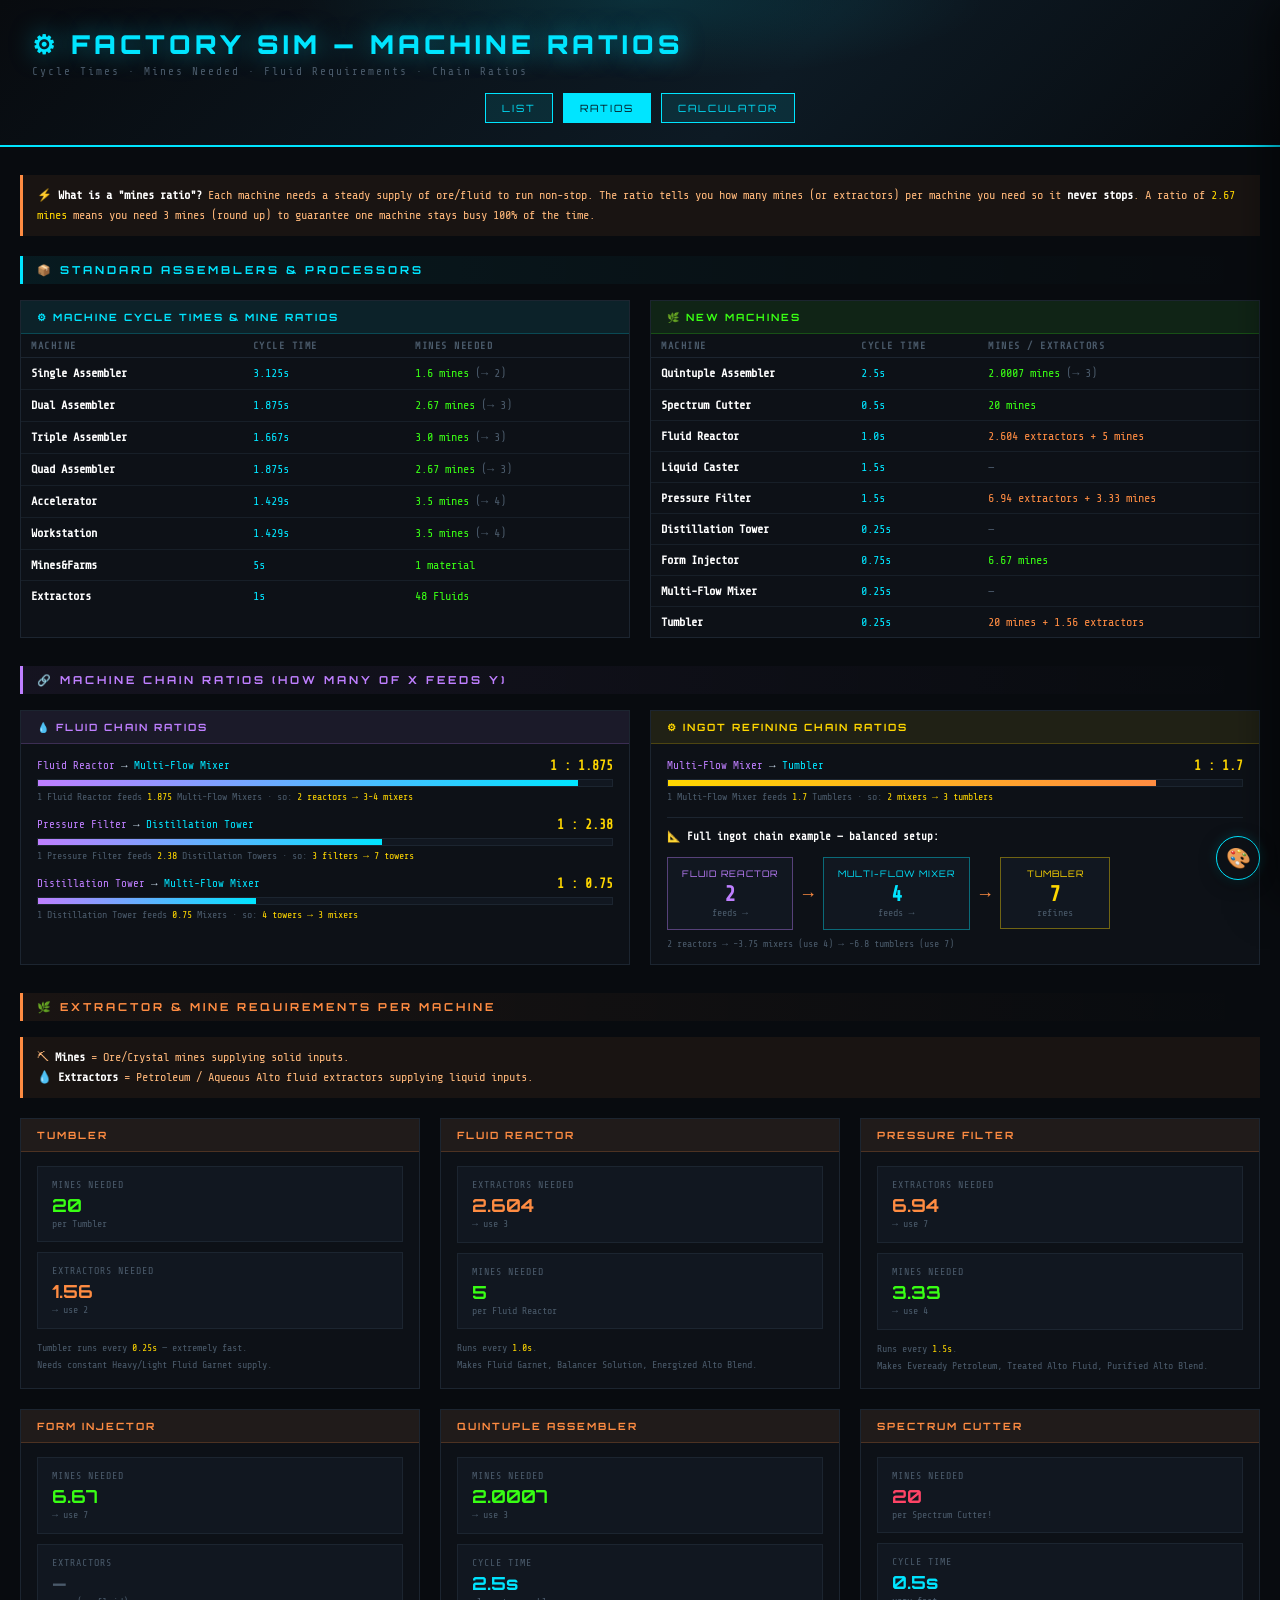
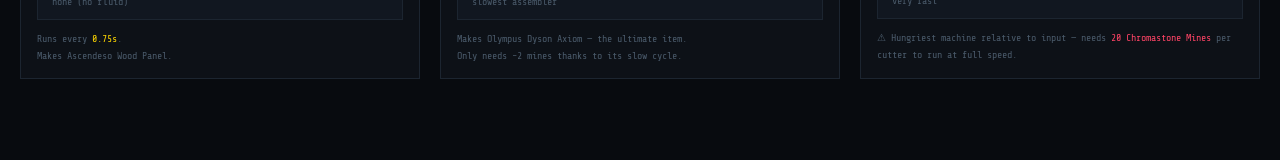
<file: calc.html>
<!DOCTYPE html>
<html lang="en">
<head>
<meta charset="UTF-8">
<meta name="viewport" content="width=device-width, initial-scale=1.0">
<title>Factory Sim — Machine Ratios</title>
<style>
  @import url('https://fonts.googleapis.com/css2?family=Share+Tech+Mono&family=Orbitron:wght@400;700;900&family=Exo+2:wght@300;400;600;700&display=swap');

  :root {
    --bg: #080b0f;
    --panel: #0d1117;
    --panel2: #111720;
    --border: #1c2530;
    --accent: #00e5ff;
    --green: #39ff14;
    --orange: #ff8c42;
    --purple: #bf7fff;
    --gold: #ffd700;
    --red: #ff4466;
    --text: #c8d8e8;
    --dim: #4a5a6a;
    --dim2: #2a3540;
    /* RGB triplets for use in rgba() — kept in sync by applyTheme() */
    --accent-rgb: 0, 229, 255;
    --green-rgb:  57, 255, 20;
    --orange-rgb: 255, 140, 66;
    --purple-rgb: 191, 127, 255;
    --gold-rgb:   255, 215, 0;
    --red-rgb:    255, 68, 102;
  }

  * { box-sizing: border-box; margin: 0; padding: 0; }

  body {
    background: var(--bg);
    color: var(--text);
    font-family: 'Exo 2', sans-serif;
    font-size: 13px;
    min-height: 100vh;
  }

  /* ── HEADER ── */
  header {
    padding: 28px 32px 22px;
    border-bottom: 2px solid var(--accent);
    background: linear-gradient(135deg, #080b0f, #0d1a24 60%, #080b0f);
    position: relative;
    overflow: hidden;
  }
  header .glow {
    position: absolute; top: -80px; left: 50%;
    transform: translateX(-50%);
    width: 700px; height: 160px;
    background: radial-gradient(ellipse, rgba(0,229,255,0.12), transparent 70%);
    pointer-events: none;
  }
  h1 {
    font-family: 'Orbitron', sans-serif;
    font-size: 26px; font-weight: 900;
    letter-spacing: 4px; text-transform: uppercase;
    color: var(--accent);
    text-shadow: 0 0 24px rgba(0,229,255,0.5);
  }
  .btn { background: rgba(0,229,255,0.1); border: 1px solid var(--accent); color: var(--accent); font-family: 'Orbitron', monospace; font-size: 10px; padding: 8px 20px; cursor: pointer; text-transform: uppercase; text-decoration: none;}
  .btn:hover { background: rgba(0,229,255,0.2); }
  .btn-primary { background: rgba(0,229,255,0.1); border-color: var(--accent); color: var(--accent); }
  .btn-primary:hover { background: rgba(0,229,255,0.22); }
  .panel { background: var(--panel); border: 1px solid var(--border); padding: 20px; margin-bottom: 20px; }
  .result-item { font-family: 'Share Tech Mono', monospace; padding: 5px; border-bottom: 1px solid var(--border); display: flex; justify-content: space-between; }
  .subtitle { font-family: 'Share Tech Mono', monospace; color: var(--dim); font-size: 11px; letter-spacing: 2px; margin-top: 5px; }

  /* ── NAV ── */
  .nav-row {
    display: flex; flex-wrap: wrap; justify-content: center;
    gap: 10px; margin-top: 15px;
  }
  .nav-row a {
    font-family: 'Orbitron', monospace; font-size: 10px;
    padding: 8px 16px; letter-spacing: 2px; text-transform: uppercase;
    background: rgba(0,229,255,0.1); border: 1px solid var(--accent); color: var(--accent);
    text-decoration: none; transition: all 0.15s; white-space: nowrap;
  }
  .nav-row a:hover { background: rgba(0,229,255,0.2); }
  .nav-row a.current { background: var(--accent); color: #051018; }

  /* ── LAYOUT ── */
  .container { max-width: 1300px; margin: 0 auto; padding: 28px 20px 60px; }

  .row { display: grid; grid-template-columns: 1fr 1fr; gap: 20px; margin-bottom: 28px; }
  .row-3 { grid-template-columns: 1fr 1fr 1fr; }
  .row-1 { grid-template-columns: 1fr; }

  /* ── CARDS ── */
  .card {
    background: var(--panel);
    border: 1px solid var(--border);
    padding: 0;
    overflow: hidden;
  }

  .card-head {
    font-family: 'Orbitron', sans-serif;
    font-size: 10px; font-weight: 700;
    letter-spacing: 2px; text-transform: uppercase;
    padding: 10px 16px;
    display: flex; align-items: center; gap: 8px;
  }
  .card-head.cyan  { background: rgba(0,229,255,0.08); color: var(--accent);  border-bottom: 1px solid rgba(0,229,255,0.2); }
  .card-head.green { background: rgba(57,255,20,0.08);  color: var(--green);   border-bottom: 1px solid rgba(57,255,20,0.2); }
  .card-head.orange{ background: rgba(255,140,66,0.08); color: var(--orange);  border-bottom: 1px solid rgba(255,140,66,0.2); }
  .card-head.purple{ background: rgba(191,127,255,0.08);color: var(--purple);  border-bottom: 1px solid rgba(191,127,255,0.2); }
  .card-head.gold  { background: rgba(255,215,0,0.08);  color: var(--gold);    border-bottom: 1px solid rgba(255,215,0,0.2); }

  .card-body { padding: 14px 16px; }

  /* ── MACHINE TABLE ── */
  .mtable { width: 100%; border-collapse: collapse; }
  .mtable th {
    font-family: 'Share Tech Mono', monospace;
    font-size: 10px; letter-spacing: 1.5px; text-transform: uppercase;
    color: var(--dim); padding: 6px 10px; text-align: left;
    border-bottom: 1px solid var(--border);
  }
  .mtable td {
    font-family: 'Share Tech Mono', monospace;
    font-size: 12px; padding: 8px 10px;
    border-bottom: 1px solid rgba(28,37,48,0.7);
    vertical-align: middle;
  }
  .mtable tr:last-child td { border-bottom: none; }
  .mtable tr:hover td { background: rgba(0,229,255,0.03); }

  .mname { color: #fff; font-weight: 600; }
  .mtime { color: var(--accent); }
  .mmines { color: var(--green); }
  .mextract { color: var(--orange); }

  /* ── RATIO BARS ── */
  .ratio-item { margin-bottom: 14px; }
  .ratio-item:last-child { margin-bottom: 0; }

  .ratio-label {
    font-family: 'Share Tech Mono', monospace;
    font-size: 11px; color: var(--text);
    margin-bottom: 6px;
    display: flex; justify-content: space-between; align-items: center; gap: 8px;
  }
  .ratio-label .from { color: var(--purple); }
  .ratio-label .to   { color: var(--accent); }
  .ratio-label .val  { color: var(--gold); font-weight: 700; font-size: 13px; flex-shrink: 0; }

  .ratio-track {
    height: 8px; background: var(--panel2);
    border: 1px solid var(--border); position: relative; overflow: hidden;
  }
  .ratio-fill {
    height: 100%; position: absolute; top: 0; left: 0;
    background: linear-gradient(90deg, var(--purple), var(--accent));
    transition: width 0.6s cubic-bezier(.4,0,.2,1);
  }

  /* ── CHAIN FLOW ── */
  .chain-flow {
    display: flex; flex-wrap: wrap;
    align-items: center; gap: 0;
  }

  .chain-node {
    background: var(--panel2);
    border: 1px solid var(--border);
    padding: 10px 14px;
    text-align: center;
    min-width: 110px;
    position: relative;
  }
  .chain-node .cn-name {
    font-family: 'Orbitron', sans-serif;
    font-size: 9px; letter-spacing: 1px;
    text-transform: uppercase; margin-bottom: 4px;
  }
  .chain-node .cn-count {
    font-family: 'Share Tech Mono', monospace;
    font-size: 22px; font-weight: 700; line-height: 1;
  }
  .chain-node .cn-label {
    font-family: 'Share Tech Mono', monospace;
    font-size: 10px; color: var(--dim); margin-top: 2px;
  }

  .chain-arrow {
    font-size: 18px; color: var(--orange);
    padding: 0 6px; flex-shrink: 0;
  }

  .cn-mine  { border-color: rgba(57,255,20,0.4);  }
  .cn-mine .cn-name  { color: var(--green); }
  .cn-mine .cn-count { color: var(--green); }

  .cn-extract { border-color: rgba(255,140,66,0.4); }
  .cn-extract .cn-name  { color: var(--orange); }
  .cn-extract .cn-count { color: var(--orange); }

  .cn-machine { border-color: rgba(0,229,255,0.4);  }
  .cn-machine .cn-name  { color: var(--accent); }
  .cn-machine .cn-count { color: var(--accent); }

  .cn-machine2 { border-color: rgba(191,127,255,0.4); }
  .cn-machine2 .cn-name  { color: var(--purple); }
  .cn-machine2 .cn-count { color: var(--purple); }

  /* ── NOTE BOX ── */
  .note {
    background: rgba(255,140,66,0.07);
    border-left: 3px solid var(--orange);
    padding: 10px 14px; margin-bottom: 20px;
    font-size: 12px; color: #ffb87a;
    font-family: 'Share Tech Mono', monospace;
    line-height: 1.7;
  }

  .info-grid {
    display: grid; grid-template-columns: repeat(auto-fill, minmax(200px, 1fr));
    gap: 10px;
  }
  .info-tile {
    background: var(--panel2);
    border: 1px solid var(--border);
    padding: 12px 14px;
  }
  .info-tile .it-label {
    font-family: 'Share Tech Mono', monospace;
    font-size: 10px; color: var(--dim); letter-spacing: 1px;
    text-transform: uppercase; margin-bottom: 4px;
  }
  .info-tile .it-val {
    font-family: 'Orbitron', sans-serif;
    font-size: 18px; font-weight: 700;
  }
  .info-tile .it-sub {
    font-family: 'Share Tech Mono', monospace;
    font-size: 10px; color: var(--dim); margin-top: 2px;
  }

  /* section title */
  .sec-title {
    font-family: 'Orbitron', sans-serif;
    font-size: 11px; font-weight: 700; letter-spacing: 3px;
    text-transform: uppercase;
    padding: 7px 14px;
    margin-bottom: 16px;
    border-left: 3px solid var(--accent);
    background: linear-gradient(90deg, rgba(0,229,255,0.07), transparent);
    color: var(--accent);
  }
  .sec-title.green  { border-color: var(--green);  background: linear-gradient(90deg,rgba(57,255,20,.07),transparent); color:var(--green); }
  .sec-title.orange { border-color: var(--orange); background: linear-gradient(90deg,rgba(255,140,66,.07),transparent); color:var(--orange); }
  .sec-title.purple { border-color: var(--purple); background: linear-gradient(90deg,rgba(191,127,255,.07),transparent); color:var(--purple); }
  .sec-title.gold   { border-color: var(--gold);   background: linear-gradient(90deg,rgba(255,215,0,.07),transparent); color:var(--gold); }

  /* highlight */
  em { font-style: normal; color: var(--gold); }
  strong { color: #fff; }

  /* === Theme customization === */
  #themeBtn {
    position: fixed; bottom: 20px; right: 20px; z-index: 500;
    width: 44px; height: 44px; border-radius: 50%;
    background: var(--panel); border: 1px solid var(--accent);
    color: var(--accent); cursor: pointer;
    display: flex; align-items: center; justify-content: center;
    font-size: 20px; box-shadow: 0 4px 16px rgba(0,0,0,0.5), 0 0 12px rgba(0,229,255,0.2);
    transition: transform 0.2s, box-shadow 0.2s;
  }
  #themeBtn:hover { transform: scale(1.08); box-shadow: 0 4px 20px rgba(0,0,0,0.7), 0 0 20px rgba(0,229,255,0.4); }
  #themeBtn:active { transform: scale(0.95); }

  #themePanel {
    position: fixed; top: 0; right: 0; bottom: 0;
    width: 340px; max-width: 92vw;
    background: var(--panel); border-left: 1px solid var(--border);
    box-shadow: -10px 0 40px rgba(0,0,0,0.5);
    z-index: 1100;
    transform: translateX(100%);
    transition: transform 0.25s ease-out;
    display: flex; flex-direction: column;
    overflow: hidden;
  }
  #themePanel.visible { transform: translateX(0); }

  .tp-head {
    display: flex; align-items: center; justify-content: space-between;
    padding: 14px 16px; border-bottom: 1px solid var(--border);
    background: rgba(0,229,255,0.05); flex-shrink: 0;
  }
  .tp-head h3 {
    font-family: 'Orbitron', sans-serif; font-size: 11px; font-weight: 700;
    letter-spacing: 2px; text-transform: uppercase; color: var(--accent);
  }
  .tp-close {
    background: transparent; border: 1px solid var(--border); color: var(--dim);
    font-size: 16px; width: 28px; height: 28px; cursor: pointer;
    display: flex; align-items: center; justify-content: center;
    transition: all 0.15s;
  }
  .tp-close:hover { border-color: var(--red); color: var(--red); }

  .tp-body { flex: 1; overflow-y: auto; padding: 16px; }
  .tp-section { margin-bottom: 22px; }
  .tp-section-title {
    font-family: 'Share Tech Mono', monospace; font-size: 10px;
    letter-spacing: 1.5px; text-transform: uppercase; color: var(--dim);
    margin-bottom: 10px; border-bottom: 1px solid var(--border); padding-bottom: 4px;
  }

  .tp-presets { display: grid; grid-template-columns: repeat(3, 1fr); gap: 8px; }
  .tp-preset {
    cursor: pointer; padding: 10px 6px; text-align: center;
    background: var(--panel2); border: 1px solid var(--border);
    font-family: 'Share Tech Mono', monospace; font-size: 9px;
    color: var(--text); letter-spacing: 1px; text-transform: uppercase;
    transition: all 0.15s;
  }
  .tp-preset:hover { border-color: var(--accent); }
  .tp-preset.active { border-color: var(--accent); box-shadow: 0 0 0 1px var(--accent); }
  .tp-preset .swatch-row { display: flex; gap: 2px; margin-bottom: 6px; height: 14px; }
  .tp-preset .swatch-row span { flex: 1; }

  .tp-color { display: flex; align-items: center; gap: 10px; margin-bottom: 8px; }
  .tp-color label {
    flex: 1; font-family: 'Share Tech Mono', monospace; font-size: 11px;
    color: var(--text); cursor: pointer;
  }
  .tp-color input[type=color] {
    width: 38px; height: 28px; padding: 0; border: 1px solid var(--border);
    background: transparent; cursor: pointer; border-radius: 2px;
  }
  .tp-color input[type=color]::-webkit-color-swatch-wrapper { padding: 2px; }
  .tp-color input[type=color]::-webkit-color-swatch { border: none; border-radius: 1px; }
  .tp-color input[type=color]::-moz-color-swatch { border: none; border-radius: 1px; }
  .tp-hex {
    width: 84px; font-family: 'Share Tech Mono', monospace; font-size: 10px;
    background: var(--panel2); border: 1px solid var(--border); color: var(--text);
    padding: 6px 8px; text-transform: uppercase;
  }
  .tp-hex:focus { border-color: var(--accent); outline: none; }

  .tp-actions { display: flex; gap: 8px; margin-top: 4px; }
  .tp-action {
    flex: 1; padding: 9px; cursor: pointer;
    background: rgba(0,229,255,0.08); border: 1px solid var(--accent); color: var(--accent);
    font-family: 'Orbitron', monospace; font-size: 9px; letter-spacing: 1.5px;
    text-transform: uppercase; transition: all 0.15s;
  }
  .tp-action:hover { background: rgba(0,229,255,0.2); }
  .tp-action.danger { border-color: var(--red); color: var(--red); background: rgba(255,68,102,0.08); }
  .tp-action.danger:hover { background: rgba(255,68,102,0.2); }

  @media(max-width:700px) {
    .row, .row-3 { grid-template-columns: 1fr; }
    h1 { font-size: 18px; }
    .chain-flow { flex-direction: column; align-items: flex-start; }
    .chain-arrow { transform: rotate(90deg); }

    /* Header & nav */
    header { padding: 18px 14px 16px; }
    h1 { font-size: 16px !important; letter-spacing: 1.5px !important; }
    .subtitle { font-size: 9px !important; letter-spacing: 1px !important; }
    .nav-row { gap: 6px; margin-top: 12px; }
    .nav-row a { padding: 7px 11px; font-size: 9px; letter-spacing: 1px; }

    /* Cards & content */
    .container { padding: 14px 10px 40px; }
    .card-head { font-size: 9px !important; padding: 8px 12px !important; letter-spacing: 1.5px !important; }
    .card-body { padding: 10px 12px !important; }
    .sec-title { font-size: 9px !important; letter-spacing: 2px !important; padding: 6px 10px !important; margin-bottom: 12px; }
    .note { font-size: 10px !important; padding: 8px 11px !important; line-height: 1.6 !important; }

    /* Tables */
    .mtable th { font-size: 8px !important; padding: 5px 6px !important; letter-spacing: 1px !important; }
    .mtable td { font-size: 10px !important; padding: 6px 6px !important; }

    /* Ratio bars */
    .ratio-label { font-size: 10px !important; flex-wrap: wrap; }
    .ratio-label .val { font-size: 11px !important; }

    /* Chain nodes */
    .chain-node { min-width: 90px !important; padding: 8px 10px !important; }
    .chain-node .cn-count { font-size: 18px !important; }
    .chain-node .cn-name { font-size: 8px !important; }

    /* Info tiles */
    .info-grid { grid-template-columns: 1fr 1fr !important; gap: 8px !important; }
    .info-tile { padding: 9px 10px !important; }
    .info-tile .it-label { font-size: 8px !important; }
    .info-tile .it-val { font-size: 15px !important; }
    .info-tile .it-sub { font-size: 8px !important; }

    /* Theme panel full-width on mobile */
    #themeBtn { bottom: 14px; right: 14px; width: 48px; height: 48px; }
    #themePanel { width: 100vw; max-width: 100vw; }
  }
</style>
</head>
<body>

<header>
  <div class="glow"></div>
  <h1>⚙ Factory Sim — Machine Ratios</h1>
  <div class="subtitle">Cycle Times · Mines Needed · Fluid Requirements · Chain Ratios</div>
  <nav class="nav-row">
    <a href="index.html">List</a>
    <a href="calc.html" class="current">Ratios</a>
    <a href="calc2.html">Calculator</a>
  </nav>
</header>

<div class="container">

  <!-- INTRO NOTE -->
  <div class="note">
    ⚡ <strong>What is a "mines ratio"?</strong>  Each machine needs a steady supply of ore/fluid to run non-stop.
    The ratio tells you how many mines (or extractors) per machine you need so it <strong>never stops</strong>.
    A ratio of <em>2.67 mines</em> means you need 3 mines (round up) to guarantee one machine stays busy 100% of the time.
  </div>

  <!-- ═══════════════════════════════════════════════ -->
  <!--  SECTION 1 — STANDARD MACHINES                  -->
  <!-- ═══════════════════════════════════════════════ -->
  <div class="sec-title">📦 Standard Assemblers & Processors</div>

  <div class="row">
    <div class="card">
      <div class="card-head cyan">⚙ Machine Cycle Times & Mine Ratios</div>
      <div class="card-body" style="padding:0;">
        <table class="mtable">
          <tr>
            <th>Machine</th>
            <th>Cycle Time</th>
            <th>Mines Needed</th>
          </tr>
          <tr>
            <td class="mname">Single Assembler</td>
            <td class="mtime">3.125s</td>
            <td class="mmines">1.6 mines <span style="color:var(--dim)">(→ 2)</span></td>
          </tr>
          <tr>
            <td class="mname">Dual Assembler</td>
            <td class="mtime">1.875s</td>
            <td class="mmines">2.67 mines <span style="color:var(--dim)">(→ 3)</span></td>
          </tr>
          <tr>
            <td class="mname">Triple Assembler</td>
            <td class="mtime">1.667s</td>
            <td class="mmines">3.0 mines <span style="color:var(--dim)">(→ 3)</span></td>
          </tr>
          <tr>
            <td class="mname">Quad Assembler</td>
            <td class="mtime">1.875s</td>
            <td class="mmines">2.67 mines <span style="color:var(--dim)">(→ 3)</span></td>
          </tr>
          <tr>
            <td class="mname">Accelerator</td>
            <td class="mtime">1.429s</td>
            <td class="mmines">3.5 mines <span style="color:var(--dim)">(→ 4)</span></td>
          </tr>
          <tr>
            <td class="mname">Workstation</td>
            <td class="mtime">1.429s</td>
            <td class="mmines">3.5 mines <span style="color:var(--dim)">(→ 4)</span></td>
          </tr>
          <tr>
            <td class="mname">Mines&Farms</td>
            <td class="mtime">5s</td>
            <td class="mmines">1 material</td>
          </tr>
          <tr>
            <td class="mname">Extractors</td>
            <td class="mtime">1s</td>
            <td class="mmines">48 Fluids</td>
          </tr>
        </table>
      </div>
    </div>

    <div class="card">
      <div class="card-head green">🌿 New Machines</div>
      <div class="card-body" style="padding:0;">
        <table class="mtable">
          <tr>
            <th>Machine</th>
            <th>Cycle Time</th>
            <th>Mines / Extractors</th>
          </tr>
          <tr>
            <td class="mname">Quintuple Assembler</td>
            <td class="mtime">2.5s</td>
            <td class="mmines">2.0007 mines <span style="color:var(--dim)">(→ 3)</span></td>
          </tr>
          <tr>
            <td class="mname">Spectrum Cutter</td>
            <td class="mtime">0.5s</td>
            <td class="mmines">20 mines</td>
          </tr>
          <tr>
            <td class="mname">Fluid Reactor</td>
            <td class="mtime">1.0s</td>
            <td class="mextract">2.604 extractors + 5 mines</td>
          </tr>
          <tr>
            <td class="mname">Liquid Caster</td>
            <td class="mtime">1.5s</td>
            <td class="mmines" style="color:var(--dim)">—</td>
          </tr>
          <tr>
            <td class="mname">Pressure Filter</td>
            <td class="mtime">1.5s</td>
            <td class="mextract">6.94 extractors + 3.33 mines</td>
          </tr>
          <tr>
            <td class="mname">Distillation Tower</td>
            <td class="mtime">0.25s</td>
            <td class="mmines" style="color:var(--dim)">—</td>
          </tr>
          <tr>
            <td class="mname">Form Injector</td>
            <td class="mtime">0.75s</td>
            <td class="mmines">6.67 mines</td>
          </tr>
          <tr>
            <td class="mname">Multi-Flow Mixer</td>
            <td class="mtime">0.25s</td>
            <td class="mmines" style="color:var(--dim)">—</td>
          </tr>
          <tr>
            <td class="mname">Tumbler</td>
            <td class="mtime">0.25s</td>
            <td class="mextract">20 mines + 1.56 extractors</td>
          </tr>
        </table>
      </div>
    </div>
  </div>

  <!-- ═══════════════════════════════════════════════ -->
  <!--  SECTION 2 — CHAIN RATIOS                       -->
  <!-- ═══════════════════════════════════════════════ -->
  <div class="sec-title purple">🔗 Machine Chain Ratios (how many of X feeds Y)</div>

  <div class="row">
    <!-- Fluid chain -->
    <div class="card">
      <div class="card-head purple">💧 Fluid Chain Ratios</div>
      <div class="card-body">

        <div class="ratio-item">
          <div class="ratio-label">
            <span><span class="from">Fluid Reactor</span> → <span class="to">Multi-Flow Mixer</span></span>
            <span class="val">1 : 1.875</span>
          </div>
          <div class="ratio-track"><div class="ratio-fill" style="width:94%"></div></div>
          <div style="font-family:Share Tech Mono,monospace;font-size:10px;color:var(--dim);margin-top:4px;">
            1 Fluid Reactor feeds <em>1.875</em> Multi-Flow Mixers · so: <em>2 reactors → 3-4 mixers</em>
          </div>
        </div>

        <div class="ratio-item">
          <div class="ratio-label">
            <span><span class="from">Pressure Filter</span> → <span class="to">Distillation Tower</span></span>
            <span class="val">1 : 2.38</span>
          </div>
          <div class="ratio-track"><div class="ratio-fill" style="width:60%"></div></div>
          <div style="font-family:Share Tech Mono,monospace;font-size:10px;color:var(--dim);margin-top:4px;">
            1 Pressure Filter feeds <em>2.38</em> Distillation Towers · so: <em>3 filters → 7 towers</em>
          </div>
        </div>

        <div class="ratio-item">
          <div class="ratio-label">
            <span><span class="from">Distillation Tower</span> → <span class="to">Multi-Flow Mixer</span></span>
            <span class="val">1 : 0.75</span>
          </div>
          <div class="ratio-track"><div class="ratio-fill" style="width:38%"></div></div>
          <div style="font-family:Share Tech Mono,monospace;font-size:10px;color:var(--dim);margin-top:4px;">
            1 Distillation Tower feeds <em>0.75</em> Mixers · so: <em>4 towers → 3 mixers</em>
          </div>
        </div>

      </div>
    </div>

    <!-- Ingot chain -->
    <div class="card">
      <div class="card-head gold">⚙ Ingot Refining Chain Ratios</div>
      <div class="card-body">

        <div class="ratio-item">
          <div class="ratio-label">
            <span><span class="from">Multi-Flow Mixer</span> → <span class="to">Tumbler</span></span>
            <span class="val">1 : 1.7</span>
          </div>
          <div class="ratio-track"><div class="ratio-fill" style="background:linear-gradient(90deg,var(--gold),var(--orange));width:85%"></div></div>
          <div style="font-family:Share Tech Mono,monospace;font-size:10px;color:var(--dim);margin-top:4px;">
            1 Multi-Flow Mixer feeds <em>1.7</em> Tumblers · so: <em>2 mixers → 3 tumblers</em>
          </div>
        </div>

        <div style="font-family:Share Tech Mono,monospace;font-size:11px;color:var(--text);padding:12px 0 6px;border-top:1px solid var(--border);margin-top:10px;">
          📐 <strong>Full ingot chain example — balanced setup:</strong>
        </div>
        <div class="chain-flow" style="margin-top:8px;">
          <div class="chain-node cn-machine2">
            <div class="cn-name">Fluid Reactor</div>
            <div class="cn-count" style="color:var(--purple);">2</div>
            <div class="cn-label">feeds →</div>
          </div>
          <div class="chain-arrow">→</div>
          <div class="chain-node cn-machine">
            <div class="cn-name">Multi-Flow Mixer</div>
            <div class="cn-count" style="color:var(--accent);">4</div>
            <div class="cn-label">feeds →</div>
          </div>
          <div class="chain-arrow">→</div>
          <div class="chain-node cn-machine" style="border-color:rgba(255,215,0,0.4);">
            <div class="cn-name" style="color:var(--gold);">Tumbler</div>
            <div class="cn-count" style="color:var(--gold);">7</div>
            <div class="cn-label">refines</div>
          </div>
        </div>
        <div style="font-family:Share Tech Mono,monospace;font-size:10px;color:var(--dim);margin-top:8px;">
          2 reactors → ~3.75 mixers (use 4) → ~6.8 tumblers (use 7)
        </div>

      </div>
    </div>
  </div>

  <!-- ═══════════════════════════════════════════════ -->
  <!--  SECTION 3 — EXTRACTOR REQUIREMENTS             -->
  <!-- ═══════════════════════════════════════════════ -->
  <div class="sec-title orange">🌿 Extractor & Mine Requirements Per Machine</div>

  <div class="note">
    ⛏ <strong>Mines</strong> = Ore/Crystal mines supplying solid inputs.<br>
    💧 <strong>Extractors</strong> = Petroleum / Aqueous Alto fluid extractors supplying liquid inputs.
  </div>

  <div class="row row-3">
    <div class="card">
      <div class="card-head orange">Tumbler</div>
      <div class="card-body">
        <div class="info-grid">
          <div class="info-tile">
            <div class="it-label">Mines needed</div>
            <div class="it-val" style="color:var(--green);">20</div>
            <div class="it-sub">per Tumbler</div>
          </div>
          <div class="info-tile">
            <div class="it-label">Extractors needed</div>
            <div class="it-val" style="color:var(--orange);">1.56</div>
            <div class="it-sub">→ use 2</div>
          </div>
        </div>
        <div style="font-family:Share Tech Mono,monospace;font-size:10px;color:var(--dim);margin-top:10px;line-height:1.7;">
          Tumbler runs every <em>0.25s</em> — extremely fast.<br>
          Needs constant Heavy/Light Fluid Garnet supply.
        </div>
      </div>
    </div>

    <div class="card">
      <div class="card-head orange">Fluid Reactor</div>
      <div class="card-body">
        <div class="info-grid">
          <div class="info-tile">
            <div class="it-label">Extractors needed</div>
            <div class="it-val" style="color:var(--orange);">2.604</div>
            <div class="it-sub">→ use 3</div>
          </div>
          <div class="info-tile">
            <div class="it-label">Mines needed</div>
            <div class="it-val" style="color:var(--green);">5</div>
            <div class="it-sub">per Fluid Reactor</div>
          </div>
        </div>
        <div style="font-family:Share Tech Mono,monospace;font-size:10px;color:var(--dim);margin-top:10px;line-height:1.7;">
          Runs every <em>1.0s</em>.<br>
          Makes Fluid Garnet, Balancer Solution, Energized Alto Blend.
        </div>
      </div>
    </div>

    <div class="card">
      <div class="card-head orange">Pressure Filter</div>
      <div class="card-body">
        <div class="info-grid">
          <div class="info-tile">
            <div class="it-label">Extractors needed</div>
            <div class="it-val" style="color:var(--orange);">6.94</div>
            <div class="it-sub">→ use 7</div>
          </div>
          <div class="info-tile">
            <div class="it-label">Mines needed</div>
            <div class="it-val" style="color:var(--green);">3.33</div>
            <div class="it-sub">→ use 4</div>
          </div>
        </div>
        <div style="font-family:Share Tech Mono,monospace;font-size:10px;color:var(--dim);margin-top:10px;line-height:1.7;">
          Runs every <em>1.5s</em>.<br>
          Makes Eveready Petroleum, Treated Alto Fluid, Purified Alto Blend.
        </div>
      </div>
    </div>

    <div class="card">
      <div class="card-head orange">Form Injector</div>
      <div class="card-body">
        <div class="info-grid">
          <div class="info-tile">
            <div class="it-label">Mines needed</div>
            <div class="it-val" style="color:var(--green);">6.67</div>
            <div class="it-sub">→ use 7</div>
          </div>
          <div class="info-tile">
            <div class="it-label">Extractors</div>
            <div class="it-val" style="color:var(--dim);">—</div>
            <div class="it-sub">none (no fluid)</div>
          </div>
        </div>
        <div style="font-family:Share Tech Mono,monospace;font-size:10px;color:var(--dim);margin-top:10px;line-height:1.7;">
          Runs every <em>0.75s</em>.<br>
          Makes Ascendeso Wood Panel.
        </div>
      </div>
    </div>

    <div class="card">
      <div class="card-head orange">Quintuple Assembler</div>
      <div class="card-body">
        <div class="info-grid">
          <div class="info-tile">
            <div class="it-label">Mines needed</div>
            <div class="it-val" style="color:var(--green);">2.0007</div>
            <div class="it-sub">→ use 3</div>
          </div>
          <div class="info-tile">
            <div class="it-label">Cycle time</div>
            <div class="it-val" style="color:var(--accent);">2.5s</div>
            <div class="it-sub">slowest assembler</div>
          </div>
        </div>
        <div style="font-family:Share Tech Mono,monospace;font-size:10px;color:var(--dim);margin-top:10px;line-height:1.7;">
          Makes Olympus Dyson Axiom — the ultimate item.<br>
          Only needs ~2 mines thanks to its slow cycle.
        </div>
      </div>
    </div>

    <div class="card">
      <div class="card-head orange">Spectrum Cutter</div>
      <div class="card-body">
        <div class="info-grid">
          <div class="info-tile">
            <div class="it-label">Mines needed</div>
            <div class="it-val" style="color:var(--red);">20</div>
            <div class="it-sub">per Spectrum Cutter!</div>
          </div>
          <div class="info-tile">
            <div class="it-label">Cycle time</div>
            <div class="it-val" style="color:var(--accent);">0.5s</div>
            <div class="it-sub">very fast</div>
          </div>
        </div>
        <div style="font-family:Share Tech Mono,monospace;font-size:10px;color:var(--dim);margin-top:10px;line-height:1.7;">
          ⚠ Hungriest machine relative to input — needs <em style="color:var(--red)">20 Chromastone Mines</em> per cutter to run at full speed.
        </div>
      </div>
    </div>
  </div>

</div>

<button id="themeBtn" onclick="toggleThemePanel()" title="Customize colors">🎨</button>

<div id="themePanel" aria-hidden="true">
  <div class="tp-head">
    <h3>🎨 Theme Studio</h3>
    <button class="tp-close" onclick="toggleThemePanel()" title="Close">✕</button>
  </div>
  <div class="tp-body">

    <div class="tp-section">
      <div class="tp-section-title">⚡ Preset Themes</div>
      <div class="tp-presets" id="tpPresets"></div>
    </div>

    <div class="tp-section">
      <div class="tp-section-title">🎨 Custom Colors</div>

      <div class="tp-color">
        <label for="c-bg">Background</label>
        <input type="color" id="c-bg" data-var="--bg" value="#080b0f">
        <input type="text" class="tp-hex" id="h-bg" value="#080B0F" maxlength="7">
      </div>

      <div class="tp-color">
        <label for="c-panel">Panel</label>
        <input type="color" id="c-panel" data-var="--panel" value="#0d1117">
        <input type="text" class="tp-hex" id="h-panel" value="#0D1117" maxlength="7">
      </div>

      <div class="tp-color">
        <label for="c-panel2">Panel (alt)</label>
        <input type="color" id="c-panel2" data-var="--panel2" value="#111720">
        <input type="text" class="tp-hex" id="h-panel2" value="#111720" maxlength="7">
      </div>

      <div class="tp-color">
        <label for="c-border">Border</label>
        <input type="color" id="c-border" data-var="--border" value="#1c2530">
        <input type="text" class="tp-hex" id="h-border" value="#1C2530" maxlength="7">
      </div>

      <div class="tp-color">
        <label for="c-text">Text</label>
        <input type="color" id="c-text" data-var="--text" value="#c8d8e8">
        <input type="text" class="tp-hex" id="h-text" value="#C8D8E8" maxlength="7">
      </div>

      <div class="tp-color">
        <label for="c-accent">Accent (cyan)</label>
        <input type="color" id="c-accent" data-var="--accent" value="#00e5ff">
        <input type="text" class="tp-hex" id="h-accent" value="#00E5FF" maxlength="7">
      </div>

      <div class="tp-color">
        <label for="c-green">Raw / Green</label>
        <input type="color" id="c-green" data-var="--green" value="#39ff14">
        <input type="text" class="tp-hex" id="h-green" value="#39FF14" maxlength="7">
      </div>

      <div class="tp-color">
        <label for="c-orange">Byproduct / Orange</label>
        <input type="color" id="c-orange" data-var="--orange" value="#ff8c42">
        <input type="text" class="tp-hex" id="h-orange" value="#FF8C42" maxlength="7">
      </div>

      <div class="tp-color">
        <label for="c-purple">Machine / Purple</label>
        <input type="color" id="c-purple" data-var="--purple" value="#bf7fff">
        <input type="text" class="tp-hex" id="h-purple" value="#BF7FFF" maxlength="7">
      </div>

      <div class="tp-color">
        <label for="c-gold">Target / Gold</label>
        <input type="color" id="c-gold" data-var="--gold" value="#ffd700">
        <input type="text" class="tp-hex" id="h-gold" value="#FFD700" maxlength="7">
      </div>

      <div class="tp-color">
        <label for="c-red">Danger / Red</label>
        <input type="color" id="c-red" data-var="--red" value="#ff4466">
        <input type="text" class="tp-hex" id="h-red" value="#FF4466" maxlength="7">
      </div>
    </div>

    <div class="tp-actions">
      <button class="tp-action" onclick="exportTheme()">📋 Copy</button>
      <button class="tp-action" onclick="importTheme()">📥 Paste</button>
      <button class="tp-action danger" onclick="resetTheme()">↺ Reset</button>
    </div>

  </div>
</div>

<script>
// ====================================================================
// THEME STUDIO — preset themes + custom color pickers, saved to localStorage
// (shared across index.html / calc.html / calc2.html via the same storage key)
// ====================================================================
const THEME_KEY = 'factorySimTheme';
const DEFAULT_THEME = {
  '--bg':      '#080b0f',
  '--panel':   '#0d1117',
  '--panel2':  '#111720',
  '--border':  '#1c2530',
  '--accent':  '#00e5ff',
  '--green':   '#39ff14',
  '--orange':  '#ff8c42',
  '--purple':  '#bf7fff',
  '--gold':    '#ffd700',
  '--red':     '#ff4466',
  '--text':    '#c8d8e8',
};

const PRESET_THEMES = {
  'Cyber Dark': DEFAULT_THEME,
  'Midnight': {
    '--bg': '#0a0e1a', '--panel': '#121826', '--panel2': '#1a2236',
    '--border': '#2a3144', '--accent': '#5e8eff', '--green': '#4ade80',
    '--orange': '#fb923c', '--purple': '#a78bfa', '--gold': '#fbbf24',
    '--red': '#f87171', '--text': '#cbd5e1'
  },
  'Light': {
    '--bg': '#f5f7fa', '--panel': '#ffffff', '--panel2': '#eef1f6',
    '--border': '#d0d7e2', '--accent': '#0066cc', '--green': '#16a34a',
    '--orange': '#ea580c', '--purple': '#7c3aed', '--gold': '#ca8a04',
    '--red': '#dc2626', '--text': '#1f2937'
  },
  'Slate': {
    '--bg': '#0f172a', '--panel': '#1e293b', '--panel2': '#334155',
    '--border': '#475569', '--accent': '#06b6d4', '--green': '#22c55e',
    '--orange': '#f97316', '--purple': '#a855f7', '--gold': '#eab308',
    '--red': '#ef4444', '--text': '#e2e8f0'
  },
  'Forest': {
    '--bg': '#0c1410', '--panel': '#142019', '--panel2': '#1c2c23',
    '--border': '#2a4035', '--accent': '#7fb069', '--green': '#a3e635',
    '--orange': '#d97706', '--purple': '#9d4edd', '--gold': '#fbbf24',
    '--red': '#ef4444', '--text': '#d1e7d8'
  },
  'Crimson': {
    '--bg': '#14080a', '--panel': '#1f1012', '--panel2': '#2a1518',
    '--border': '#3d1f23', '--accent': '#ff4466', '--green': '#39ff14',
    '--orange': '#fb923c', '--purple': '#c084fc', '--gold': '#fbbf24',
    '--red': '#dc2626', '--text': '#f0d4d8'
  },
  'Solar': {
    '--bg': '#1a1208', '--panel': '#241808', '--panel2': '#2e2009',
    '--border': '#3d2c10', '--accent': '#fbbf24', '--green': '#84cc16',
    '--orange': '#f97316', '--purple': '#a855f7', '--gold': '#fde047',
    '--red': '#ef4444', '--text': '#f5e6c8'
  },
  'Pastel': {
    '--bg': '#1c1b29', '--panel': '#252437', '--panel2': '#2e2c43',
    '--border': '#3f3d5c', '--accent': '#fda4af', '--green': '#86efac',
    '--orange': '#fdba74', '--purple': '#c4b5fd', '--gold': '#fde68a',
    '--red': '#fca5a5', '--text': '#e9d5ff'
  },
  'Mono': {
    '--bg': '#000000', '--panel': '#0a0a0a', '--panel2': '#141414',
    '--border': '#262626', '--accent': '#ffffff', '--green': '#a3a3a3',
    '--orange': '#737373', '--purple': '#525252', '--gold': '#e5e5e5',
    '--red': '#ff4444', '--text': '#d4d4d4'
  }
};

function hexToRgbTriplet(hex) {
  const h = (hex || '').replace('#','').padEnd(6, '0').slice(0, 6);
  const r = parseInt(h.slice(0,2), 16) || 0;
  const g = parseInt(h.slice(2,4), 16) || 0;
  const b = parseInt(h.slice(4,6), 16) || 0;
  return `${r}, ${g}, ${b}`;
}

function applyTheme(theme) {
  const root = document.documentElement;
  for (const [k, v] of Object.entries(theme)) {
    root.style.setProperty(k, v);
    root.style.setProperty(k + '-rgb', hexToRgbTriplet(v));
  }
  document.querySelectorAll('#themePanel input[type=color]').forEach(inp => {
    const varName = inp.dataset.var;
    if (theme[varName] !== undefined) {
      inp.value = theme[varName];
      const hexBox = document.getElementById('h-' + inp.id.replace('c-',''));
      if (hexBox) hexBox.value = theme[varName].toUpperCase();
    }
  });
  highlightMatchingPreset(theme);
}

function highlightMatchingPreset(theme) {
  const presets = document.querySelectorAll('#tpPresets .tp-preset');
  presets.forEach(el => {
    const name = el.dataset.theme;
    const presetTheme = PRESET_THEMES[name];
    if (!presetTheme) { el.classList.remove('active'); return; }
    const matches = Object.keys(DEFAULT_THEME).every(k =>
      (theme[k] || '').toLowerCase() === (presetTheme[k] || '').toLowerCase()
    );
    el.classList.toggle('active', matches);
  });
}

function saveTheme(theme) {
  try { localStorage.setItem(THEME_KEY, JSON.stringify(theme)); } catch (e) {}
}

function loadTheme() {
  try {
    const raw = localStorage.getItem(THEME_KEY);
    if (!raw) return null;
    const parsed = JSON.parse(raw);
    if (parsed && typeof parsed === 'object' && parsed['--bg']) return parsed;
    return null;
  } catch (e) { return null; }
}

function getCurrentTheme() {
  const theme = {};
  for (const k of Object.keys(DEFAULT_THEME)) {
    const v = getComputedStyle(document.documentElement).getPropertyValue(k).trim();
    if (v) theme[k] = v;
  }
  return theme;
}

function toggleThemePanel() {
  const panel = document.getElementById('themePanel');
  const isVisible = panel.classList.toggle('visible');
  panel.setAttribute('aria-hidden', !isVisible);
}

function applyPresetTheme(name) {
  const theme = PRESET_THEMES[name];
  if (!theme) return;
  applyTheme(theme);
  saveTheme(theme);
}

function resetTheme() {
  const root = document.documentElement;
  for (const k of Object.keys(DEFAULT_THEME)) {
    root.style.removeProperty(k);
    root.style.removeProperty(k + '-rgb');
  }
  applyTheme(DEFAULT_THEME);
  saveTheme(DEFAULT_THEME);
}

function exportTheme() {
  const theme = getCurrentTheme();
  const json = JSON.stringify(theme, null, 2);
  if (navigator.clipboard && navigator.clipboard.writeText) {
    navigator.clipboard.writeText(json).then(() => {
      flashThemeBtn('✓ Copied!');
    }).catch(() => {
      window.prompt('Copy this theme JSON:', json);
    });
  } else {
    window.prompt('Copy this theme JSON:', json);
  }
}

function importTheme() {
  const json = window.prompt('Paste theme JSON to import:');
  if (!json) return;
  try {
    const theme = JSON.parse(json);
    const clean = {};
    for (const k of Object.keys(DEFAULT_THEME)) {
      if (typeof theme[k] === 'string' && /^#[0-9a-fA-F]{6}$/.test(theme[k])) {
        clean[k] = theme[k].toLowerCase();
      }
    }
    if (!clean['--bg']) {
      alert('Invalid theme JSON — missing --bg or wrong format.');
      return;
    }
    applyTheme(clean);
    saveTheme(clean);
    flashThemeBtn('✓ Imported!');
  } catch (e) {
    alert('Could not parse JSON: ' + e.message);
  }
}

function flashThemeBtn(text) {
  const btn = document.getElementById('themeBtn');
  if (!btn) return;
  const original = btn.textContent;
  btn.textContent = text;
  setTimeout(() => { btn.textContent = original; }, 1200);
}

function initThemeInputs() {
  document.querySelectorAll('#themePanel input[type=color]').forEach(colorBox => {
    const varName = colorBox.dataset.var;
    const hexBox = document.getElementById('h-' + colorBox.id.replace('c-',''));
    if (!hexBox) return;

    colorBox.addEventListener('input', () => {
      const val = colorBox.value;
      hexBox.value = val.toUpperCase();
      const theme = getCurrentTheme();
      theme[varName] = val;
      applyTheme(theme);
      saveTheme(theme);
    });

    hexBox.addEventListener('input', () => {
      let v = hexBox.value.trim();
      if (!v.startsWith('#')) v = '#' + v;
      if (/^#[0-9a-fA-F]{6}$/.test(v)) {
        colorBox.value = v.toLowerCase();
        const theme = getCurrentTheme();
        theme[varName] = v.toLowerCase();
        applyTheme(theme);
        saveTheme(theme);
      }
    });
    hexBox.addEventListener('blur', () => {
      const cur = getComputedStyle(document.documentElement).getPropertyValue(varName).trim();
      hexBox.value = cur.toUpperCase();
    });
  });
}

function renderPresetButtons() {
  const wrap = document.getElementById('tpPresets');
  if (!wrap) return;
  wrap.innerHTML = Object.entries(PRESET_THEMES).map(([name, t]) => {
    const swatches = ['--bg','--panel','--accent','--green','--orange','--purple','--gold']
      .map(k => `<span style="background:${t[k]}"></span>`).join('');
    return `<div class="tp-preset" data-theme="${name}" onclick="applyPresetTheme('${name}')">
      <div class="swatch-row">${swatches}</div>
      ${name}
    </div>`;
  }).join('');
}

document.addEventListener('keydown', e => {
  if (e.key !== 'Escape') return;
  const tp = document.getElementById('themePanel');
  if (tp && tp.classList.contains('visible')) toggleThemePanel();
});

(function initThemeStudio() {
  renderPresetButtons();
  initThemeInputs();
  const saved = loadTheme();
  applyTheme(saved || DEFAULT_THEME);
})();
</script>
</body>
</html>
</file>
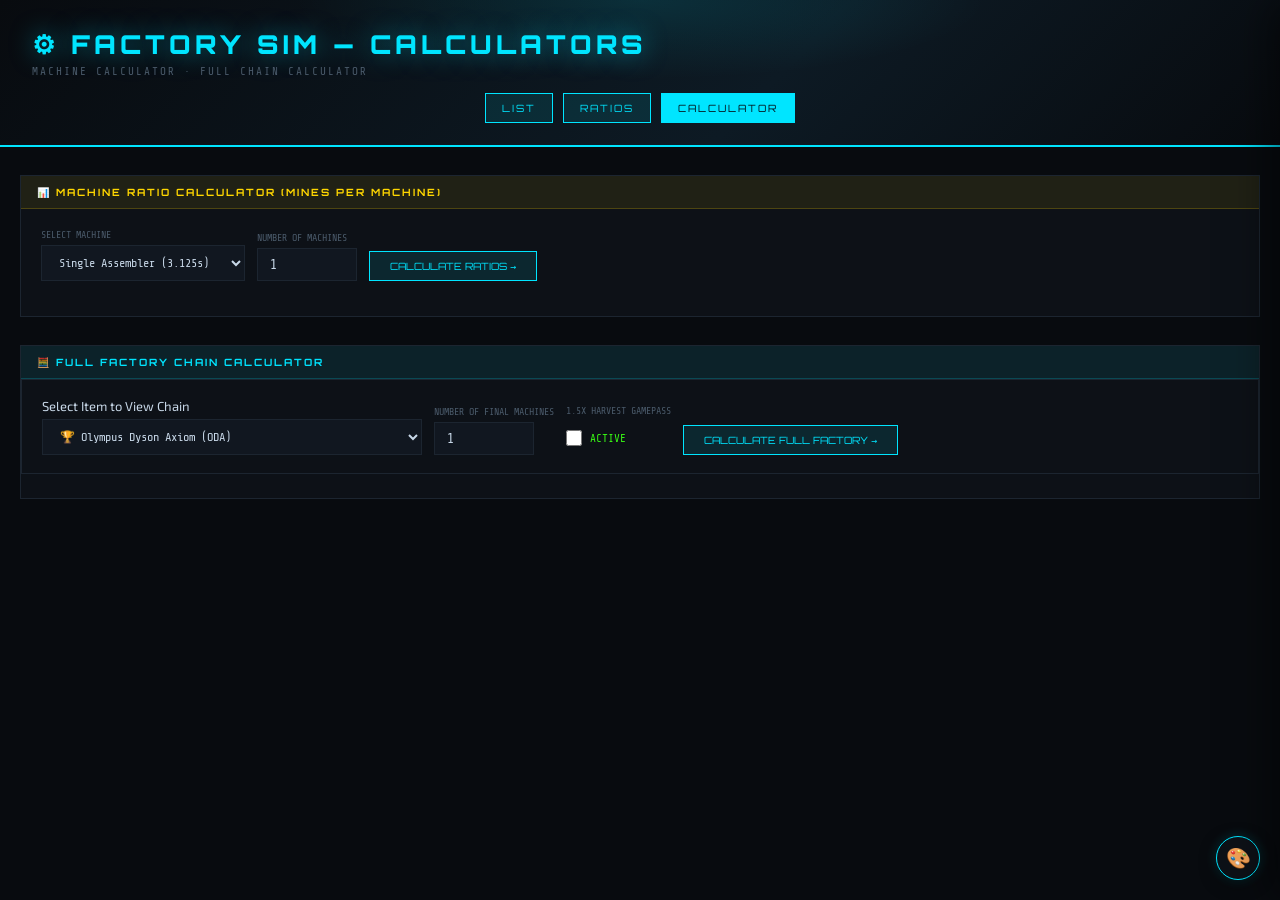
<file: calc2.html>
<!DOCTYPE html>
<html lang="en">
<head>
<meta charset="UTF-8">
<meta name="viewport" content="width=device-width, initial-scale=1.0">
<title>Factory Sim — Calculators</title>
<style>
  
  @import url('https://fonts.googleapis.com/css2?family=Share+Tech+Mono&family=Orbitron:wght@400;700;900&family=Exo+2:wght@300;400;600;700&display=swap');
  :root {
          --bg: #080b0f;
          --panel: #0d1117;
          --panel2: #111720;
          --border: #1c2530;
          --accent: #00e5ff;
          --green: #39ff14;
          --orange: #ff8c42;
          --purple: #bf7fff;
          --gold: #ffd700;
          --red: #ff4466;
          --text: #c8d8e8;
          --dim: #4a5a6a;
          --dim2: #2a3540;
          /* RGB triplets for use in rgba() — kept in sync by applyTheme() */
          --accent-rgb: 0, 229, 255;
          --green-rgb:  57, 255, 20;
          --orange-rgb: 255, 140, 66;
          --purple-rgb: 191, 127, 255;
          --gold-rgb:   255, 215, 0;
          --red-rgb:    255, 68, 102;
  }
  * { box-sizing: border-box; margin: 0; padding: 0; }
  body
        { background: var(--bg); color: var(--text); font-family: 'Exo 2', sans-serif; font-size: 13px; min-height: 100vh;
        }
  
  header {
          padding: 28px 32px 22px; border-bottom: 2px solid var(--accent); background: linear-gradient(135deg, #080b0f, #0d1a24 60%, #080b0f); position: relative; overflow: hidden;
  }
  header .glow {
          position: absolute; top: -80px; left: 50%; transform: translateX(-50%); width: 700px; height: 160px; background: radial-gradient(ellipse, rgba(0,229,255,0.12), transparent 70%); pointer-events: none;
  }
  h1 {
          font-family: 'Orbitron', sans-serif; font-size: 26px; font-weight: 900; letter-spacing: 4px; text-transform: uppercase; color: var(--accent); text-shadow: 0 0 24px rgba(0,229,255,0.5); 
  }
  .subtitle {
          font-family: 'Share Tech Mono', monospace; color: var(--dim); font-size: 11px; letter-spacing: 2px; margin-top: 5px;
  }
        
  .container { max-width: 1300px; margin: 0 auto; padding: 28px 20px 60px; }
  .card { background: var(--panel); border: 1px solid var(--border); margin-bottom: 28px; }
  .card-head { font-family: 'Orbitron', sans-serif; font-size: 10px; font-weight: 700; letter-spacing: 2px; text-transform: uppercase; padding: 10px 16px; border-bottom: 1px solid var(--border); }
  .card-head.gold  { background: rgba(255,215,0,0.08); color: var(--gold); border-bottom-color: rgba(255,215,0,0.2); }
  .card-head.cyan  { background: rgba(0,229,255,0.08); color: var(--accent); border-bottom-color: rgba(0,229,255,0.2); }
  .card-body { padding: 20px; }
  
  .calc-row { display: flex; gap: 12px; align-items: flex-end; flex-wrap: wrap; margin-bottom: 15px;}
  .calc-group { display: flex; flex-direction: column; gap: 5px; }
  .calc-group label { font-family: 'Share Tech Mono', monospace; font-size: 10px; color: var(--dim); text-transform: uppercase; }
  select, input { background: var(--panel2); border: 1px solid var(--border); color: var(--text); padding: 8px 12px; outline: none; font-family: 'Share Tech Mono', monospace; }
  .controls {
    background: var(--panel);
    border: 1px solid var(--border);
    padding: 18px 20px;
    margin-bottom: 24px;
    display: flex; gap: 12px; flex-wrap: wrap; align-items: flex-end;
  }
  .ctrl-group { display: flex; flex-direction: column; gap: 5px; flex: 1; min-width: 200px; }
  .calc-group label { font-family: 'Share Tech Mono', monospace; font-size: 10px; color: var(--dim); text-transform: uppercase; }
  select, input { background: var(--panel2); border: 1px solid var(--border); color: var(--text); padding: 8px 12px; outline: none; font-family: 'Share Tech Mono', monospace; }
  
  select, input[type=text] {
    background: var(--panel2);
    border: 1px solid var(--border);
    color: var(--text);
    font-family: 'Share Tech Mono', monospace;
    font-size: 12px; padding: 9px 13px;
    outline: none; width: 100%;
    transition: border-color 0.2s;
  }
  select:focus, input:focus { border-color: var(--accent); }
  select option { background: #111720; }

  .btn { background: rgba(0,229,255,0.1); border: 1px solid var(--accent); color: var(--accent); font-family: 'Orbitron', monospace; font-size: 10px; padding: 8px 20px; cursor: pointer; text-transform: uppercase; text-decoration: none;}
  .btn:hover { background: rgba(0,229,255,0.2); }
  .btn-primary { background: rgba(0,229,255,0.1); border-color: var(--accent); color: var(--accent); }
  .btn-primary:hover { background: rgba(0,229,255,0.22); }
  .btn-ghost { background: transparent; border-color: var(--border); color: var(--dim); }
  .btn-ghost:hover { border-color: var(--purple); color: var(--purple); }

  .grid { display: flex; gap: 20px; margin-top: 15px; }
  .col { flex: 1; background: var(--panel2); border: 1px solid var(--border); padding: 15px;}
  h3 { font-family: 'Orbitron', sans-serif; font-size: 11px; color: var(--accent); margin-bottom: 10px; border-bottom: 1px solid var(--border); padding-bottom: 5px;}
  .item-row { display: flex; justify-content: space-between; padding: 5px 0; border-bottom: 1px dashed var(--border); font-family: 'Share Tech Mono', monospace;}

  .nav-row {
    display: flex; flex-wrap: wrap; justify-content: center;
    gap: 10px; margin-top: 15px;
  }
  .nav-row a {
    font-family: 'Orbitron', monospace; font-size: 10px;
    padding: 8px 16px; letter-spacing: 2px; text-transform: uppercase;
    background: rgba(0,229,255,0.1); border: 1px solid var(--accent); color: var(--accent);
    text-decoration: none; transition: all 0.15s; white-space: nowrap;
  }
  .nav-row a:hover { background: rgba(0,229,255,0.2); }
  .nav-row a.current { background: var(--accent); color: #051018; }

  /* === Theme customization === */
  #themeBtn {
    position: fixed; bottom: 20px; right: 20px; z-index: 500;
    width: 44px; height: 44px; border-radius: 50%;
    background: var(--panel); border: 1px solid var(--accent);
    color: var(--accent); cursor: pointer;
    display: flex; align-items: center; justify-content: center;
    font-size: 20px; box-shadow: 0 4px 16px rgba(0,0,0,0.5), 0 0 12px rgba(0,229,255,0.2);
    transition: transform 0.2s, box-shadow 0.2s;
  }
  #themeBtn:hover { transform: scale(1.08); box-shadow: 0 4px 20px rgba(0,0,0,0.7), 0 0 20px rgba(0,229,255,0.4); }
  #themeBtn:active { transform: scale(0.95); }

  #themePanel {
    position: fixed; top: 0; right: 0; bottom: 0;
    width: 340px; max-width: 92vw;
    background: var(--panel); border-left: 1px solid var(--border);
    box-shadow: -10px 0 40px rgba(0,0,0,0.5);
    z-index: 1100;
    transform: translateX(100%);
    transition: transform 0.25s ease-out;
    display: flex; flex-direction: column;
    overflow: hidden;
  }
  #themePanel.visible { transform: translateX(0); }

  .tp-head {
    display: flex; align-items: center; justify-content: space-between;
    padding: 14px 16px; border-bottom: 1px solid var(--border);
    background: rgba(0,229,255,0.05); flex-shrink: 0;
  }
  .tp-head h3 {
    font-family: 'Orbitron', sans-serif; font-size: 11px; font-weight: 700;
    letter-spacing: 2px; text-transform: uppercase; color: var(--accent);
  }
  .tp-close {
    background: transparent; border: 1px solid var(--border); color: var(--dim);
    font-size: 16px; width: 28px; height: 28px; cursor: pointer;
    display: flex; align-items: center; justify-content: center;
    transition: all 0.15s;
  }
  .tp-close:hover { border-color: var(--red); color: var(--red); }

  .tp-body { flex: 1; overflow-y: auto; padding: 16px; }
  .tp-section { margin-bottom: 22px; }
  .tp-section-title {
    font-family: 'Share Tech Mono', monospace; font-size: 10px;
    letter-spacing: 1.5px; text-transform: uppercase; color: var(--dim);
    margin-bottom: 10px; border-bottom: 1px solid var(--border); padding-bottom: 4px;
  }

  .tp-presets { display: grid; grid-template-columns: repeat(3, 1fr); gap: 8px; }
  .tp-preset {
    cursor: pointer; padding: 10px 6px; text-align: center;
    background: var(--panel2); border: 1px solid var(--border);
    font-family: 'Share Tech Mono', monospace; font-size: 9px;
    color: var(--text); letter-spacing: 1px; text-transform: uppercase;
    transition: all 0.15s;
  }
  .tp-preset:hover { border-color: var(--accent); }
  .tp-preset.active { border-color: var(--accent); box-shadow: 0 0 0 1px var(--accent); }
  .tp-preset .swatch-row { display: flex; gap: 2px; margin-bottom: 6px; height: 14px; }
  .tp-preset .swatch-row span { flex: 1; }

  .tp-color { display: flex; align-items: center; gap: 10px; margin-bottom: 8px; }
  .tp-color label {
    flex: 1; font-family: 'Share Tech Mono', monospace; font-size: 11px;
    color: var(--text); cursor: pointer;
  }
  .tp-color input[type=color] {
    width: 38px; height: 28px; padding: 0; border: 1px solid var(--border);
    background: transparent; cursor: pointer; border-radius: 2px;
  }
  .tp-color input[type=color]::-webkit-color-swatch-wrapper { padding: 2px; }
  .tp-color input[type=color]::-webkit-color-swatch { border: none; border-radius: 1px; }
  .tp-color input[type=color]::-moz-color-swatch { border: none; border-radius: 1px; }
  .tp-hex {
    width: 84px; font-family: 'Share Tech Mono', monospace; font-size: 10px;
    background: var(--panel2); border: 1px solid var(--border); color: var(--text);
    padding: 6px 8px; text-transform: uppercase;
  }
  .tp-hex:focus { border-color: var(--accent); outline: none; }

  .tp-actions { display: flex; gap: 8px; margin-top: 4px; }
  .tp-action {
    flex: 1; padding: 9px; cursor: pointer;
    background: rgba(0,229,255,0.08); border: 1px solid var(--accent); color: var(--accent);
    font-family: 'Orbitron', monospace; font-size: 9px; letter-spacing: 1.5px;
    text-transform: uppercase; transition: all 0.15s;
  }
  .tp-action:hover { background: rgba(0,229,255,0.2); }
  .tp-action.danger { border-color: var(--red); color: var(--red); background: rgba(255,68,102,0.08); }
  .tp-action.danger:hover { background: rgba(255,68,102,0.2); }

  /* === Mobile responsiveness === */
  @media (max-width: 700px) {
    .container { padding: 14px 10px 40px; }
    header { padding: 18px 14px 16px; }
    h1 { font-size: 16px !important; letter-spacing: 1.5px !important; }
    .subtitle { font-size: 9px !important; letter-spacing: 1px !important; }
    .nav-row { gap: 6px; margin-top: 12px; }
    .nav-row a { padding: 7px 11px; font-size: 9px; letter-spacing: 1px; }

    .controls { flex-direction: column; align-items: stretch; gap: 10px; padding: 14px; }
    .ctrl-group, .calc-group { min-width: 0 !important; max-width: 100% !important; flex: 1 1 100% !important; }
    .controls > .btn, .calc-row > .btn { width: 100%; text-align: center; padding: 11px; }

    .card-head { font-size: 9px !important; padding: 8px 12px !important; letter-spacing: 1.5px !important; }
    .card-body { padding: 14px !important; }

    .grid { flex-direction: column; gap: 14px; }
    .col { padding: 12px; }
    h3 { font-size: 10px !important; }
    .item-row { font-size: 10px !important; padding: 6px 0 !important; }

    select, input[type=text], input[type=number] { font-size: 11px !important; padding: 9px 11px !important; }

    #themeBtn { bottom: 14px; right: 14px; width: 48px; height: 48px; }
    #themePanel { width: 100vw; max-width: 100vw; }
  }
</style>
</head>
<body>

<header>
  <div class="glow"></div>
  <h1>⚙ Factory Sim — Calculators</h1>
  <div class="subtitle">MACHINE CALCULATOR · FULL CHAIN CALCULATOR</div>
  <nav class="nav-row">
    <a href="index.html">List</a>
    <a href="calc.html">Ratios</a>
    <a href="calc2.html" class="current">Calculator</a>
  </nav>
</header>

<div class="container">

  <div class="card">
    <div class="card-head gold">📊 Machine Ratio Calculator (Mines per Machine)</div>
    <div class="card-body">
      <div class="calc-row">
        <div class="calc-group">
          <label>Select Machine</label>
          <select id="calcMachine">
            <option value="single">Single Assembler (3.125s)</option>
            <option value="dual">Dual Assembler (1.875s)</option>
            <option value="quad">Quad Assembler (1.875s)</option>
            <option value="triple">Triple Assembler (1.667s)</option>
            <option value="accel">Accelerator (1.429s)</option>
            <option value="workstation">Workstation (1.429s)</option>
            <option value="quint">Quintuple Assembler (2.5s)</option>
            <option value="spectrum">Spectrum Cutter (0.5s)</option>
            <option value="reactor">Fluid Reactor (1.0s)</option>
            <option value="filter">Pressure Filter (1.5s)</option>
            <option value="distill">Distillation Tower (0.25s)</option>
            <option value="formInj">Form Injector (0.75s)</option>
            <option value="mixer">Multi-Flow Mixer (0.25s)</option>
            <option value="tumbler">Tumbler (0.25s)</option>
            </select>
        </div>
        <div class="calc-group">
          <label>Number of Machines</label>
          <input type="number" id="calcCount" value="1" min="1" style="width:100px;">
        </div>
        <button class="btn" onclick="calculateRatio()">Calculate Ratios →</button>
      </div>
      <div id="ratioResult" style="font-family: 'Share Tech Mono', monospace; color: var(--gold); margin-top: 10px;"></div>
    </div>
  </div>

  <div class="card">
    <div class="card-head cyan">🧮 Full Factory Chain Calculator</div>
   <div class="controls">
    <div class="ctrl-group" style="max-width:380px;">
      <label>Select Item to View Chain</label>
      <select id="itemSelect">
        <option value="Olympus Dyson Axiom">🏆 Olympus Dyson Axiom (ODA)</option>
        <option value="Olympus Tri-Axiom">🏆 Olympus Tri-Axiom (OTA)</option>
      </select>
        </div>
        <div class="calc-group">
          <label>Number of Final Machines</label>
          <input type="number" id="calcRate" value="1" step="1" style="width:100px;">
        </div>
        <div class="calc-group" style="justify-content:flex-end;">
          <label>1.5x Harvest Gamepass</label>
          <label style="display:flex;align-items:center;gap:8px;cursor:pointer;padding:9px 0;">
            <input type="checkbox" id="harvest15x" style="width:16px;height:16px;cursor:pointer;">
            <span style="font-family:'Share Tech Mono',monospace;font-size:11px;color:var(--green);">Active</span>
          </label>
        </div>
        <button class="btn" onclick="runFullChainCalc()">Calculate Full Factory →</button>
      </div>

      <div class="grid" id="chainResultsArea" style="display:none; flex-wrap:wrap;">
        <div class="col" id="machineList"><h3>🏭 Machines Needed</h3><div class="content"></div></div>
        <div class="col" id="mineList"><h3>⛏️ Mines & Farms</h3><div class="content"></div></div>
        <div class="col" id="fluidList"><h3>💧 Fluid Consumption</h3><div class="content"></div></div>
      </div>
    </div>
  </div>

</div>

<button id="themeBtn" onclick="toggleThemePanel()" title="Customize colors">🎨</button>

<div id="themePanel" aria-hidden="true">
  <div class="tp-head">
    <h3>🎨 Theme Studio</h3>
    <button class="tp-close" onclick="toggleThemePanel()" title="Close">✕</button>
  </div>
  <div class="tp-body">

    <div class="tp-section">
      <div class="tp-section-title">⚡ Preset Themes</div>
      <div class="tp-presets" id="tpPresets"></div>
    </div>

    <div class="tp-section">
      <div class="tp-section-title">🎨 Custom Colors</div>

      <div class="tp-color">
        <label for="c-bg">Background</label>
        <input type="color" id="c-bg" data-var="--bg" value="#080b0f">
        <input type="text" class="tp-hex" id="h-bg" value="#080B0F" maxlength="7">
      </div>

      <div class="tp-color">
        <label for="c-panel">Panel</label>
        <input type="color" id="c-panel" data-var="--panel" value="#0d1117">
        <input type="text" class="tp-hex" id="h-panel" value="#0D1117" maxlength="7">
      </div>

      <div class="tp-color">
        <label for="c-panel2">Panel (alt)</label>
        <input type="color" id="c-panel2" data-var="--panel2" value="#111720">
        <input type="text" class="tp-hex" id="h-panel2" value="#111720" maxlength="7">
      </div>

      <div class="tp-color">
        <label for="c-border">Border</label>
        <input type="color" id="c-border" data-var="--border" value="#1c2530">
        <input type="text" class="tp-hex" id="h-border" value="#1C2530" maxlength="7">
      </div>

      <div class="tp-color">
        <label for="c-text">Text</label>
        <input type="color" id="c-text" data-var="--text" value="#c8d8e8">
        <input type="text" class="tp-hex" id="h-text" value="#C8D8E8" maxlength="7">
      </div>

      <div class="tp-color">
        <label for="c-accent">Accent (cyan)</label>
        <input type="color" id="c-accent" data-var="--accent" value="#00e5ff">
        <input type="text" class="tp-hex" id="h-accent" value="#00E5FF" maxlength="7">
      </div>

      <div class="tp-color">
        <label for="c-green">Raw / Green</label>
        <input type="color" id="c-green" data-var="--green" value="#39ff14">
        <input type="text" class="tp-hex" id="h-green" value="#39FF14" maxlength="7">
      </div>

      <div class="tp-color">
        <label for="c-orange">Byproduct / Orange</label>
        <input type="color" id="c-orange" data-var="--orange" value="#ff8c42">
        <input type="text" class="tp-hex" id="h-orange" value="#FF8C42" maxlength="7">
      </div>

      <div class="tp-color">
        <label for="c-purple">Machine / Purple</label>
        <input type="color" id="c-purple" data-var="--purple" value="#bf7fff">
        <input type="text" class="tp-hex" id="h-purple" value="#BF7FFF" maxlength="7">
      </div>

      <div class="tp-color">
        <label for="c-gold">Target / Gold</label>
        <input type="color" id="c-gold" data-var="--gold" value="#ffd700">
        <input type="text" class="tp-hex" id="h-gold" value="#FFD700" maxlength="7">
      </div>

      <div class="tp-color">
        <label for="c-red">Danger / Red</label>
        <input type="color" id="c-red" data-var="--red" value="#ff4466">
        <input type="text" class="tp-hex" id="h-red" value="#FF4466" maxlength="7">
      </div>
    </div>

    <div class="tp-actions">
      <button class="tp-action" onclick="exportTheme()">📋 Copy</button>
      <button class="tp-action" onclick="importTheme()">📥 Paste</button>
      <button class="tp-action danger" onclick="resetTheme()">↺ Reset</button>
    </div>

  </div>
</div>

<script>

const recipes = {
  'Vein Petroleum':       { raw:true, icon:'💧', source:'Petroleum Extractor',       type:'fluid', price:'$15SpD' },
  'Aqueous Alto':         { raw:true, icon:'💧', source:'Aqueous Alto Extractor',     type:'fluid', price:'$20SpD' },
  'Mesossential Wood':    { raw:true, icon:'🌳', source:'Mesossential Tree Farm',     type:'mine',  price:'$1.50cD' },
  'Terrastrix Ore':       { raw:true, icon:'⛏', source:'Terrastrix Ore Mine',        type:'mine',  price:'$2.50cD' },
  'Stratosteel Ore':      { raw:true, icon:'⛏', source:'Stratosteel Ore Mine',       type:'mine',  price:'$30cD' },
  'Coreodeon Ore':        { raw:true, icon:'⛏', source:'Coreodeon Ore Mine',         type:'mine',  price:'$30cD' },
  'Aerelium Crystal':     { raw:true, icon:'💎', source:'Aerelium Crystal Mine',      type:'mine',  price:'$30cD' },
  'Chromastone Crystal':  { raw:true, icon:'🔮', source:'Chromastone Mine',           type:'mine',  price:'$50cD' },
  'Used Filter':          { raw:true, icon:'♻', source:'Byproduct of Pressure Filter', type:'byproduct', price:'$400cD', note:'Produced by same machine — recycle it' },

  'Mesossential Wood Boards': { machine:'T10+ Cutter',     icon:'🪵', price:'$40cD',     inputs:['Mesossential Wood'] },
  'Pressurized Meso Wood':    { machine:'Press',           icon:'🟫', price:'$6.50cD',   inputs:['Mesossential Wood Boards'] },
  'Meso Wood Shreds':         { machine:'T10+ Cutter',     icon:'🪵', price:'$8.50cD',   inputs:['Pressurized Meso Wood'] },
  'Mesossential Sap':         { machine:'T10+ Furnace',    icon:'🟤', price:'$20.50cD',  inputs:['Pressurized Meso Wood'] },
  'Meso Wood Panel':          { machine:'T10+ Assembler',  icon:'🟫', price:'$220cD',    inputs:['Pressurized Meso Wood'] },
  'Meso Wood Sheet':          { machine:'Press',          icon:'🟫', price:'$32.50cD',  inputs:['Meso Wood Panel'] },
  'Meso Fiber Filter':        { machine:'T10+ Assembler',  icon:'🟨', price:'$500cD',    inputs:['Meso Wood Sheet'] },
  'Meso Polyhedron':          { machine:'T10+ Triple Assembler', icon:'🔷', price:'$2500cD', inputs:['Meso Wood Panel','Meso Wood Panel','Meso Wood Panel'] },
  'Ascendeso Wood Panel':     { machine:'T10+ Form Injector',   icon:'🔵', price:'$1100cD',  inputs:['Radiating Alto','Meso Wood Panel'] },
  'Ascendeso Wood Sheet':     { machine:'Press',                icon:'🔵', price:'$1450cD',  inputs:['Ascendeso Wood Panel'] },
  'Ascendeso Fiber Filter':   { machine:'T10+ Assembler',        icon:'🔵', price:'$1950cD',  inputs:['Ascendeso Wood Sheet'] },
  'Enamel':                   { machine:'T10+ Dual Assembler',   icon:'🟡', price:'$77.50cD', inputs:['Meso Wood Shreds','Aerelium Compound'] },
  'Hardened Charm Casing':    { machine:'T10+ Dual Assembler',   icon:'🟡', price:'$7750cD',  inputs:['Meso Polyhedron','Enamel'] },

  'Aerelium Shard':           { machine:'T10+ Grinder',            icon:'✨', price:'$1.50cD',  inputs:['Aerelium Crystal'] },
  'Aerelium Glitter Dust':    { machine:'T10+ Spindle',          icon:'✨', price:'$50cD',    inputs:['Aerelium Shard'] },
  'Aerelium Dust Cluster':    { machine:'T10+ Mechanical Mortar', icon:'✨', price:'$1.80cD',  inputs:['Aerelium Shard'] },
  'Aerelium Compound':        { machine:'T10+ Furnace',            icon:'✨', price:'$2.25cD',  inputs:['Aerelium Dust Cluster'] },
  'Aerelium Gem':             { machine:'T10+ Laser Cutter',       icon:'💎', price:'$60cD',    inputs:['Aerelium Crystal'] },
  'Concentrated Aerelium Gem':{ machine:'T10+ Energy Concentrator',icon:'💎',price:'$130cD',   inputs:['Aerelium Gem'] },
  'Aerelium Charm':           { machine:'T10+ Assembler',          icon:'🔮', price:'$350cD',   inputs:['Concentrated Aerelium Gem'] },
  'Chromastone Gem':             { machine:'T10+ Laser Cutter',        icon:'🔮', price:'$100cD',   inputs:['Chromastone Crystal'] },
  'Concentrated Chromastone Gem':{ machine:'T10+ Energy Concentrator', icon:'🔮', price:'$110cD',   inputs:['Chromastone Gem'] },
  'Chromastone Dye':             { machine:'T10+ Furnace',             icon:'🟣', price:'$19.50cD', inputs:['Concentrated Chromastone Gem'] },
  'Chromastone Charm':           { machine:'T10+ Assembler',           icon:'🔮', price:'$650cD',   inputs:['Concentrated Chromastone Gem'] },
  'Chromastone Spark':           { machine:'T10+ Spindle',             icon:'⚡', price:'$95.50cD', inputs:['Chromastone Charm'] },
  'Reatomized Chromastone':      { machine:'T10+ Accelerator',         icon:'🔮', price:'$52.50cD', inputs:['Chromastone Crystal','Mesossential Sap'] },
  'Red Gem':              { machine:'T10+ Spectrum Cutter',      icon:'🔴', price:'$160cD',   inputs:['Chromastone Gem'] },
  'Green Gem':            { machine:'T10+ Spectrum Cutter',      icon:'🟢', price:'$160cD',   inputs:['Chromastone Gem'] },
  'Blue Gem':             { machine:'T10+ Spectrum Cutter',      icon:'🔵', price:'$160cD',   inputs:['Chromastone Gem'] },
  'Concentrated Red Gem': { machine:'T10+ Energy Concentrator',  icon:'🔴', price:'$340cD',   inputs:['Red Gem'] },
  'Concentrated Green Gem':{ machine:'T10+ Energy Concentrator', icon:'🟢', price:'$340cD',   inputs:['Green Gem'] },
  'Concentrated Blue Gem':{ machine:'T10+ Energy Concentrator',  icon:'🔵', price:'$340cD',   inputs:['Blue Gem'] },
  'Red Dye':              { machine:'T10+ Furnace',              icon:'🔴', price:'$46.50cD', inputs:['Concentrated Red Gem'] },
  'Green Dye':            { machine:'T10+ Furnace',              icon:'🟢', price:'$46.50cD', inputs:['Concentrated Green Gem'] },
  'Blue Dye':             { machine:'T10+ Furnace',              icon:'🔵', price:'$46.50cD', inputs:['Concentrated Blue Gem'] },
  'Cyan Dye':             { machine:'T10+ Dual Assembler',        icon:'🟦', price:'$1650cD',  inputs:['Blue Dye','Green Dye'] },
  'Purple Dye':           { machine:'T10+ Dual Assembler',        icon:'🟣', price:'$1650cD',  inputs:['Red Dye','Blue Dye'] },
  'Essential Chroma Dye': { machine:'T10+ Accelerator',           icon:'🌈', price:'$72.50cD', inputs:['Mesossential Sap','Chromastone Dye'] },
  'Godspark':             { machine:'T10+ Triple Assembler',      icon:'⚡', price:'$1.44NvD', inputs:['Chromastone Spark','Aerelium Charm','Cyan Dye'] },
  'Godspark Charm':       { machine:'T10+ Dual Assembler',        icon:'⚡', price:'$5.25NvD', inputs:['Godspark','Hardened Charm Casing'] },
  'Eveready Petroleum':   { machine:'T10+ Pressure Filter',    icon:'🛢', price:'$27.5SpD', inputs:['Meso Fiber Filter','Vein Petroleum','Used Filter'] },
  'Treated Alto Fluid':   { machine:'T10+ Pressure Filter',    icon:'🛢', price:'$35SpD', inputs:['Meso Fiber Filter','Aqueous Alto','Used Filter'] },
  'Light Fraction':       { machine:'T10+ Distillation Tower', icon:'🧪', price:'$27.5SpD', inputs:['Eveready Petroleum'] },
  'Medium Fraction':      { machine:'T10+ Distillation Tower', icon:'🧪', price:'$30SpD', inputs:['Eveready Petroleum'] },
  'Heavy Fraction':       { machine:'T10+ Distillation Tower', icon:'🧪', price:'$32.5SpD', inputs:['Eveready Petroleum'] },
  'Alto Thinner':         { machine:'T10+ Distillation Tower', icon:'🧪', price:'$35SpD', inputs:['Treated Alto Fluid'] },
  'Alto Essence':         { machine:'T10+ Distillation Tower', icon:'🧪', price:'$37.5SpD', inputs:['Treated Alto Fluid'] },
  'Alto Primer':          { machine:'T10+ Distillation Tower', icon:'🧪', price:'$40SpD', inputs:['Treated Alto Fluid'] },
  'Rough Garnet':         { machine:'T10+ Grinder',             icon:'💠', price:'$800SpD',  inputs:['Aerelium Compound'] },
  'Fluid Garnet':         { machine:'T10+ Fluid Reactor',      icon:'💠', price:'$25.5SpD', inputs:['Rough Garnet','Vein Petroleum'] },
  'Balancer Solution':    { machine:'T10+ Fluid Reactor',      icon:'⚗', price:'$625SpD', inputs:['Essential Chroma Dye','Vein Petroleum'] },
  'Light Fluid Garnet':   { machine:'T10+ Multi-Flow Mixer',   icon:'💎', price:'$800SpD', inputs:['Balancer Solution','Fluid Garnet','Light Fraction'] },
  'Heavy Fluid Garnet':   { machine:'T10+ Multi-Flow Mixer',   icon:'💎', price:'$850SpD', inputs:['Balancer Solution','Fluid Garnet','Heavy Fraction'] },
  'Alto Blend':           { machine:'T10+ Multi-Flow Mixer',   icon:'⚗', price:'$950SpD', inputs:['Alto Thinner','Alto Primer','Balancer Solution'] },
  'Purified Alto Blend':  { machine:'T10+ Pressure Filter',    icon:'⚗', price:'$2150cD', inputs:['Ascendeso Fiber Filter','Alto Blend','Used Filter'] },
  'Energized Alto Blend': { machine:'T10+ Fluid Reactor',      icon:'⚡', price:'$3.20cD', inputs:['Reatomized Chromastone','Purified Alto Blend'] },
  'Cloudy Alloy Mix':     { machine:'T10+ Multi-Flow Mixer',   icon:'🌫', price:'$4.15cD', inputs:['Fine Residue','Energized Alto Blend','Medium Fraction'] },
  'Radiating Alto':       { machine:'T10+ Liquid Caster',      icon:'☢', price:'$15.50cD',  inputs:['Alto Essence'] },
  'Crossed Alto Alloy':   { machine:'T10+ Liquid Caster',      icon:'⬡', price:'$1NvD',     inputs:['Cloudy Alloy Mix'] },
  'Terrastrix Gravel':    { machine:'T10+ Ore Crusher',  icon:'🪨', price:'$6.50cD',  inputs:['Terrastrix Ore'] },
  'Primed Terrastrix':    { machine:'T10+ Mixer',        icon:'🟩', price:'$23.50cD', inputs:['Terrastrix Gravel','Aerelium Dust Cluster'] },
  'Saturated Terrastrix': { machine:'T10+ Mixer',        icon:'🟩', price:'$250cD',   inputs:['Terrastrix Gravel','Aerelium Glitter Dust'] },
  'Terrastrix Node':      { machine:'T10+ Induction Smelter', icon:'🟩', price:'$630cD',  inputs:['Primed Terrastrix'] },
  'Living Terrastrix':    { machine:'T10+ Induction Smelter', icon:'🟩', price:'$680cD',  inputs:['Saturated Terrastrix'] },
  'Tough Terrastrix Ingot':{ machine:'T10+ Alloy Smelter',    icon:'🟩', price:'$2400cD', inputs:['Living Terrastrix','Terrastrix Node'] },
  'Terrastrix Ingot':     { machine:'T10+ Tumbler',          icon:'🟩', price:'$3600cD', inputs:['Tough Terrastrix Ingot','Heavy Fluid Garnet'] },
  'Refined Terrastrix Ingot': { machine:'T10+ Tumbler',      icon:'🟩', price:'$4500cD', inputs:['Terrastrix Ingot','Light Fluid Garnet'] },
  'Terrastrix Sand':      { machine:'T10+ Grinder',           icon:'🟩', price:'$1500cD', inputs:['Terrastrix Ingot'] },
  'Enriched Terrastrix Sand':{ machine:'T10+ Spindle',       icon:'🟩', price:'$2050cD', inputs:['Terrastrix Sand'] },
  'Rough Residue':        { machine:'T10+ Tumbler',          icon:'♻', price:'$100SpD', inputs:['Tough Terrastrix Ingot','Heavy Fluid Garnet'] },
  'Fine Residue':         { machine:'T10+ Tumbler',          icon:'♻', price:'$250SpD', inputs:['Terrastrix Ingot','Light Fluid Garnet'] },

  'Stratosteel Gravel':   { machine:'T10+ Ore Crusher',       icon:'🩶', price:'$7.50cD',  inputs:['Stratosteel Ore'] },
  'Primed Stratosteel':   { machine:'T10+ Mixer',             icon:'🩶', price:'$270cD',   inputs:['Stratosteel Gravel','Aerelium Dust Cluster'] },
  'Saturated Stratosteel':{ machine:'T10+ Mixer',             icon:'🩶', price:'$290cD',   inputs:['Stratosteel Gravel','Aerelium Glitter Dust'] },
  'Stratosteel Node':     { machine:'T10+ Induction Smelter', icon:'🩶', price:'$720cD',   inputs:['Primed Stratosteel'] },
  'Living Stratosteel':   { machine:'T10+ Induction Smelter', icon:'🩶', price:'$750cD',   inputs:['Saturated Stratosteel'] },
  'Tough Stratosteel Ingot':{ machine:'T10+ Alloy Smelter',   icon:'🩶', price:'$2550cD',  inputs:['Living Stratosteel','Stratosteel Node'] },
  'Stratosteel Ingot':    { machine:'T10+ Tumbler',          icon:'🩶', price:'$3700cD',  inputs:['Tough Stratosteel Ingot','Heavy Fluid Garnet'] },
  'Refined Stratosteel Ingot':{ machine:'T10+ Tumbler',      icon:'🩶', price:'$5050cD',  inputs:['Stratosteel Ingot','Light Fluid Garnet'] },
  'Stratosteel Sand':     { machine:'T10+ Grinder',           icon:'🩶', price:'$1700cD',  inputs:['Stratosteel Ingot'] },
  'Enriched Stratosteel Sand':{ machine:'T10+ Spindle',      icon:'🩶', price:'$2250cD',  inputs:['Stratosteel Sand'] },

  'Coreodeon Gravel':     { machine:'T10+ Ore Crusher',       icon:'🔷', price:'$7.50cD',  inputs:['Coreodeon Ore'] },
  'Primed Coreodeon':     { machine:'T10+ Mixer',             icon:'🔷', price:'$270cD',   inputs:['Coreodeon Gravel','Aerelium Dust Cluster'] },
  'Saturated Coreodeon':  { machine:'T10+ Mixer',             icon:'🔷', price:'$290cD',   inputs:['Coreodeon Gravel','Aerelium Glitter Dust'] },
  'Coreodeon Node':       { machine:'T10+ Induction Smelter', icon:'🔷', price:'$720cD',   inputs:['Primed Coreodeon'] },
  'Living Coreodeon':     { machine:'T10+ Induction Smelter', icon:'🔷', price:'$750cD',   inputs:['Saturated Coreodeon'] },
  'Tough Coreodeon Ingot':{ machine:'T10+ Alloy Smelter',     icon:'🔷', price:'$2550cD',  inputs:['Living Coreodeon','Coreodeon Node'] },
  'Coreodeon Ingot':      { machine:'T10+ Tumbler',          icon:'🔷', price:'$3700cD',  inputs:['Tough Coreodeon Ingot','Heavy Fluid Garnet'] },
  'Refined Coreodeon Ingot':{ machine:'T10+ Tumbler',        icon:'🔷', price:'$5050cD',  inputs:['Coreodeon Ingot','Light Fluid Garnet'] },
  'Terrasteel Alloy Ingot':  { machine:'T10+ Alloy Smelter', icon:'🟫', price:'$1.05NvD', inputs:['Refined Terrastrix Ingot','Enriched Stratosteel Sand'] },
  'Stratostrix Alloy Ingot': { machine:'T10+ Alloy Smelter', icon:'🟫', price:'$1.15NvD', inputs:['Refined Stratosteel Ingot','Enriched Terrastrix Sand'] },
  'Coreostrix Alloy Ingot':  { machine:'T10+ Alloy Smelter', icon:'🟫', price:'$1.15NvD', inputs:['Refined Coreodeon Ingot','Enriched Terrastrix Sand'] },
  'Coreosteel Alloy Ingot':  { machine:'T10+ Alloy Smelter', icon:'🟫', price:'$1.2NvD',  inputs:['Refined Coreodeon Ingot','Enriched Stratosteel Sand'] },
  'Alto Alloy Core':       { machine:'T10+ Dual Assembler',      icon:'⚙', price:'$7.05NvD', inputs:['Crossed Alto Alloy','Crossed Alto Alloy'] },
  'Gravisphere':           { machine:'T10+ Dual Assembler',      icon:'🌐', price:'$12.5NvD', inputs:['Concentrated Chromastone Gem','Alto Alloy Core'] },
  'Cloudy Sphere Field':   { machine:'T10+ Workstation',         icon:'🌐', price:'$25NvD',   inputs:['Gravisphere'] },
  'Terra Mechanical Gear': { machine:'T10+ Triple Assembler',    icon:'⚙', price:'$20.5NvD', inputs:['Refined Coreodeon Mechanism','Terrasteel Alloy Gear','Red Dye'] },
  'Strato Mechanical Gear':{ machine:'T10+ Triple Assembler',    icon:'⚙', price:'$21.5NvD', inputs:['Refined Coreodeon Mechanism','Stratostrix Alloy Gear','Green Dye'] },
  'Refined Coreodeon Mechanism':{ machine:'T10+ Assembler',      icon:'⚙', price:'$1.15NvD', inputs:['Refined Coreodeon Gear'] },
  'Refined Coreodeon Gear':{ machine:'T10+ Gear Press',          icon:'⚙', price:'$7200cD',  inputs:['Refined Coreodeon Plate'] },
  'Refined Coreodeon Plate':{ machine:'Press',                  icon:'🔷', price:'$6150cD',  inputs:['Refined Coreodeon Ingot'] },
  'Terrasteel Alloy Plate':{ machine:'Press',                   icon:'🟫', price:'$1.3NvD',  inputs:['Terrasteel Alloy Ingot'] },
  'Terrasteel Alloy Gear': { machine:'T10+ Gear Press',          icon:'⚙', price:'$1.55NvD', inputs:['Terrasteel Alloy Plate'] },
  'Stratostrix Alloy Plate':{ machine:'Press',                  icon:'🟫', price:'$1.35NvD', inputs:['Stratostrix Alloy Ingot'] },
  'Stratostrix Alloy Gear':{ machine:'T10+ Gear Press',          icon:'⚙', price:'$1.6NvD',  inputs:['Stratostrix Alloy Plate'] },
  'Dome Gyroscope':        { machine:'T10+ Triple Assembler',    icon:'🔄', price:'$35.5NvD', inputs:['Refined Terrastrix Ring','Refined Stratosteel Ring','Bunch of Coreodeon Screws'] },
  'Refined Terrastrix Ring':{ machine:'T10+ Assembler',          icon:'⭕', price:'$9950cD',  inputs:['Refined Terrastrix Pipe'] },
  'Refined Terrastrix Pipe':{ machine:'T10+ Rolling Machine',    icon:'🟢', price:'$6950cD',  inputs:['Refined Terrastrix Plate'] },
  'Refined Terrastrix Plate':{ machine:'Press',                 icon:'🟩', price:'$5750cD',  inputs:['Refined Terrastrix Ingot'] },
  'Refined Stratosteel Ring':{ machine:'T10+ Assembler',         icon:'⭕', price:'$1.2NvD',  inputs:['Refined Stratosteel Pipe'] },
  'Refined Stratosteel Pipe':{ machine:'T10+ Rolling Machine',   icon:'🩶', price:'$7250cD',  inputs:['Refined Stratosteel Plate'] },
  'Refined Stratosteel Plate':{ machine:'Press',                icon:'🩶', price:'$6150cD',  inputs:['Refined Stratosteel Ingot'] },
  'Bunch of Coreodeon Screws':{ machine:'T10+ Spindle',         icon:'🔩', price:'—',        inputs:['Refined Coreodeon Screw'] },
  'Refined Coreodeon Screw':{ machine:'T10+ Assembler',          icon:'🔩', price:'$8400cD',  inputs:['Refined Coreodeon Rod'] },
  'Refined Coreodeon Rod': { machine:'T10+ Extruder',            icon:'🔷', price:'$6250cD',  inputs:['Refined Coreodeon Ingot'] },
  'Terra Alloy Axiom':     { machine:'T10+ Dual Assembler',      icon:'⭐', price:'$50NvD',   inputs:['Terrasteel Alloy Gyroscope','Large Terrasteel Alloy Gyroscope'] },
  'Terrasteel Alloy Gyroscope':  { machine:'T10+ Dual Assembler',icon:'🔄', price:'$8.45NvD', inputs:['Terrasteel Alloy Ring','Terrasteel Alloy Screw'] },
  'Large Terrasteel Alloy Gyroscope':{ machine:'T10+ Dual Assembler',icon:'🔄', price:'$10.5NvD', inputs:['Large Terrasteel Alloy Ring','Bunch of Coreosteel Alloy Screws'] },
  'Terrasteel Alloy Ring': { machine:'T10+ Assembler',           icon:'⭕', price:'$2NvD',    inputs:['Terrasteel Alloy Pipe'] },
  'Terrasteel Alloy Pipe': { machine:'T10+ Rolling Machine',     icon:'🟫', price:'$1.45NvD', inputs:['Terrasteel Alloy Plate'] },
  'Terrasteel Alloy Rod':  { machine:'T10+ Extruder',            icon:'🟫', price:'$1.35NvD', inputs:['Terrasteel Alloy Ingot'] },
  'Terrasteel Alloy Screw':{ machine:'T10+ Assembler',           icon:'🔩', price:'$1.9NvD',  inputs:['Terrasteel Alloy Rod'] },
  'Large Terrasteel Alloy Ring':{ machine:'T10+ Rolling Machine',icon:'⭕', price:'$1.65NvD', inputs:['Terrasteel Alloy Rod'] },
  'Coreosteel Alloy Rod':  { machine:'T10+ Extruder',            icon:'🟫', price:'$1.45NvD', inputs:['Coreosteel Alloy Ingot'] },
  'Coreosteel Alloy Screw':{ machine:'T10+ Assembler',           icon:'🔩', price:'$1.95NvD', inputs:['Coreosteel Alloy Rod'] },
  'Bunch of Coreosteel Alloy Screws':{ machine:'T10+ Spindle',  icon:'🔩', price:'$2.65NvD', inputs:['Coreosteel Alloy Screw'] },
  'Refined Coreodeon Bearing':{ machine:'T10+ Dual Assembler',   icon:'🔘', price:'$5.25NvD', inputs:['Refined Coreodeon Sleeve','Refined Coreodeon Ring'] },
  'Refined Coreodeon Sleeve':{ machine:'T10+ Assembler',         icon:'🔷', price:'$1.25NvD', inputs:['Circular Coreodeon Plate'] },
  'Refined Coreodeon Ring':{ machine:'T10+ Assembler',           icon:'⭕', price:'$1.1NvD',  inputs:['Refined Coreodeon Pipe'] },
  'Refined Coreodeon Pipe':{ machine:'T10+ Rolling Machine',     icon:'🔷', price:'$7250cD',  inputs:['Refined Coreodeon Plate'] },
  'Circular Coreodeon Plate':{ machine:'T10+ Workstation',       icon:'🔷', price:'$7650cD',  inputs:['Refined Coreodeon Plate'] },
  'Dome Field':            { machine:'T10+ Triple Assembler',    icon:'🌐', price:'$225NvD',  inputs:['Purple Dye','Dome Gyroscope','Cloudy Sphere Field'] },
  'Celestial Supergear':   { machine:'T10+ Quadruple Assembler', icon:'⭐', price:'$290NvD',  inputs:['Refined Coreodeon Bearing','Strato Mechanical Gear','Coreostrix Alloy Ring','Bunch of Coreosteel Alloy Screws'] },
  'Divine Supergear':      { machine:'T10+ Quadruple Assembler', icon:'⭐', price:'$300NvD',  inputs:['Refined Coreodeon Bearing','Terra Mechanical Gear','Coreostrix Alloy Ring','Bunch of Coreosteel Alloy Screws'] },
  'Coreostrix Alloy Ingot':{ machine:'T10+ Alloy Smelter',       icon:'🔷', price:'$1.15NvD', inputs:['Refined Coreodeon Ingot','Enriched Terrastrix Sand'] },
  'Coreostrix Alloy Plate':{ machine:'Press',                   icon:'🔷', price:'$1.35NvD', inputs:['Coreostrix Alloy Ingot'] },
  'Coreostrix Alloy Pipe': { machine:'T10+ Rolling Machine',     icon:'🔷', price:'$1.5NvD',  inputs:['Coreostrix Alloy Plate'] },
  'Coreostrix Alloy Ring': { machine:'T10+ Assembler',           icon:'⭕', price:'$2.05NvD', inputs:['Coreostrix Alloy Pipe'] },
  'Olympus Tri-Axiom':     { machine:'T10+ Quadruple Assembler', icon:'🏆', price:'$15.4Vgn', inputs:['Divine Supergear','Celestial Supergear','Terra Alloy Axiom','Godspark Charm'] },
  'Olympus Dyson Axiom':   { machine:'T10+ Quintuple Assembler',icon:'👑', price:'$42.5Vgn', inputs:['Divine Supergear','Celestial Supergear','Terra Alloy Axiom','Godspark Charm','Dome Field'] },
};
const machineData = {
  single:      { name:'Single Assembler',      time:3.125, mines:1.6,     extractors:0,    mineLabel:'ore mines',  extractLabel:'' },
  dual:        { name:'Dual Assembler',         time:1.875, mines:2.67,    extractors:0,    mineLabel:'ore mines',  extractLabel:'' },
  triple:      { name:'Triple Assembler',       time:1.667, mines:3.0,     extractors:0,    mineLabel:'ore mines',  extractLabel:'' },
  quad:        { name:'Quad Assembler',         time:1.875, mines:2.67,    extractors:0,    mineLabel:'ore mines',  extractLabel:'' }, 
  quint:       { name:'Quintuple Assembler',    time:2.5,   mines:2.0007,  extractors:0,    mineLabel:'ore mines',  extractLabel:'' },
  accel:       { name:'Accelerator',            time:1.429, mines:3.5,     extractors:0,    mineLabel:'ore mines',  extractLabel:'' },
  workstation: { name:'Workstation',            time:1.429, mines:3.5,     extractors:0,    mineLabel:'ore mines',  extractLabel:'' },
  spectrum:    { name:'Spectrum Cutter',        time:0.5,   mines:20,      extractors:0,    mineLabel:'Chromastone mines', extractLabel:'' },
  reactor:     { name:'Fluid Reactor',          time:1.0,   mines:5,       extractors:2.604,mineLabel:'ore mines',  extractLabel:'fluid extractors' },
  filter:      { name:'Pressure Filter',        time:1.5,   mines:3.33,    extractors:6.94, mineLabel:'ore mines',  extractLabel:'fluid extractors' },
  distill:     { name:'Distillation Tower',     time:0.25,  mines:0,       extractors:0,    mineLabel:'',           extractLabel:'' },
  formInj:     { name:'Form Injector',          time:0.75,  mines:6.67,    extractors:0,    mineLabel:'ore mines',  extractLabel:'' },
  mixer:       { name:'Multi-Flow Mixer',       time:0.25,  mines:0,       extractors:0,    mineLabel:'',           extractLabel:'' },
  tumbler:     { name:'Tumbler',                time:0.25,  mines:20,      extractors:1.56, mineLabel:'ore mines',  extractLabel:'fluid extractors' },
};

function calculateRatio() {
  const key = document.getElementById('calcMachine').value;
  const n = parseFloat(document.getElementById('calcCount').value) || 1;
  const m = machineData[key];
  const res = document.getElementById('ratioResult');
  if (!m) return;

  const totalMines = m.mines * n;
  const totalExt   = m.extractors * n;
  const minesRound = Math.ceil(totalMines);
  const extRound   = Math.ceil(totalExt);

  let html = `<div style="line-height:1.8;">`;
  html += `Running <strong style="color:var(--gold)">${n} ${m.name}s</strong>:<br>`;

  if (totalMines > 0) {
    html += `🟢 ${totalMines.toFixed(2)} ${m.mineLabel} <span style="color:var(--dim)">→</span> <strong style="color:#fff">${minesRound} Mines</strong><br>`;
  }
  if (totalExt > 0) {
    html += `🟠 ${totalExt.toFixed(2)} ${m.extractLabel} <span style="color:var(--dim)">→</span> <strong style="color:#fff">${extRound} Extractors</strong><br>`;
  }
  
  html += `<div style="font-size:10px; color:var(--dim); margin-top:5px;">Cycle: ${m.time}s | Rate: ${(n/m.time).toFixed(2)} items/sec</div>`;
  html += `</div>`;

  res.innerHTML = html;
}

const machineCycleTimes = {
  'T10+ Assembler':            3.125,
  'T10+ Dual Assembler':       1.875,
  '102+ Dual Assembler':       1.875,
  'T10+ Triple Assembler':     1.667,
  'T10+ Quadruple Assembler':  1.875,
  'T10+ Quintuple Assembler':  2.5,
  'T10+ Accelerator':          1.429,
  'T10+ Workstation':          1.429,
  'T10+ Spectrum Cutter':      0.5,
  'T10+ Fluid Reactor':        1.0,
  'T10+ Pressure Filter':      1.5,
  'T10+ Distillation Tower':   0.25,
  'T10+ Form Injector':        0.75,
  'T10+ Multi-Flow Mixer':     0.25,
  'T10+ Tumbler':              0.25,
  'Press':                     0.5,
  'T10+ Ore Crusher':          0.5,
  'T10+ Grinder':              1.0,
  'T10+ Furnace':              0.5,
  'T10+ Alloy Smelter':        0.5,
  'T10+ Induction Smelter':    0.5,
  'T10+ Rolling Machine':      1.0,
  'T10+ Extruder':             1.0,
  'T10+ Gear Press':           1.5,
  'T10+ Spindle':              0.5,
  'T10+ Laser Cutter':         0.5,
  'T10+ Energy Concentrator':  1.0,
  'T10+ Liquid Caster':        1.0,
  'T10+ Mixer':                0.5,
  'T10+ Mechanical Mortar':    1.0,
  'T10+ Cutter':               0.5,
};

const machineOutputQty = {
  'T10+ Grinder': 3,
};

const DISTILLATION_GROUPS = {
  'Eveready Petroleum': ['Light Fraction', 'Medium Fraction', 'Heavy Fraction'],
  'Treated Alto Fluid':  ['Alto Thinner', 'Alto Essence', 'Alto Primer'],
};
const DISTILLATION_SOURCE = {};
for (const [src, prods] of Object.entries(DISTILLATION_GROUPS)) {
  prods.forEach(p => DISTILLATION_SOURCE[p] = src);
}

const FLUID_STOPS = new Set(['Eveready Petroleum', 'Treated Alto Fluid', 'Balancer Solution', 'Fluid Garnet']);

const PRIMARY_ORE_PROCESSORS = {
  'Terrastrix Gravel':        { label: 'Terrastrix Ore Mine',    minesPerMachine: 10 },
  'Stratosteel Gravel':       { label: 'Stratosteel Ore Mine',   minesPerMachine: 10 },
  'Coreodeon Gravel':         { label: 'Coreodeon Ore Mine',     minesPerMachine: 10 },
  'Aerelium Shard':           { label: 'Aerelium Crystal Mine',  minesPerMachine: 10 },
  'Aerelium Gem':             { label: 'Aerelium Crystal Mine',  minesPerMachine: 10 },
  'Chromastone Gem':          { label: 'Chromastone Mine',       minesPerMachine: 5  },
  'Reatomized Chromastone':   { label: 'Chromastone Mine',       minesPerMachine: 5  },
  'Mesossential Wood Boards': { label: 'Mesossential Tree Farm', minesPerMachine: 10 },
};

const RAW_RATES = {
  'Terrastrix Ore':      { rate: 0.2,  label: 'Terrastrix Ore Mine' },
  'Stratosteel Ore':     { rate: 0.2,  label: 'Stratosteel Ore Mine' },
  'Coreodeon Ore':       { rate: 0.2,  label: 'Coreodeon Ore Mine' },
  'Aerelium Crystal':    { rate: 0.2,  label: 'Aerelium Crystal Mine' },
  'Chromastone Crystal': { rate: 0.1,  label: 'Chromastone Mine' },
  'Mesossential Wood':   { rate: 0.2,  label: 'Mesossential Tree Farm' },
};

function runFullChainCalc() {
  const target       = document.getElementById('itemSelect').value;
  const machineCount = parseFloat(document.getElementById('calcRate').value) || 1;
  const harvest15x   = document.getElementById('harvest15x') ? document.getElementById('harvest15x').checked : false;
  if (!target || !recipes[target]) return;

  const topItem      = recipes[target];
  const topCycle     = machineCycleTimes[topItem.machine] || 1.0;
  const topOutputQty = machineOutputQty[topItem.machine] || 1;
  const targetRate   = machineCount * topOutputQty / topCycle;

  const requiredRates = {};

  function accumulateRates(itemName, rate) {
    const item = recipes[itemName];
    if (!item) return;
    if (item.type === 'byproduct') return;

    if (FLUID_STOPS.has(itemName)) {
      requiredRates[itemName] = (requiredRates[itemName] || 0) + rate;
      return;
    }

    if (item.raw) {
      requiredRates[itemName] = (requiredRates[itemName] || 0) + rate;
      return;
    }

    if (DISTILLATION_SOURCE[itemName]) {
      requiredRates[itemName] = (requiredRates[itemName] || 0) + rate;
      return;
    }

    requiredRates[itemName] = (requiredRates[itemName] || 0) + rate;

    if (item.inputs) {
      const outputQty   = machineOutputQty[item.machine] || 1;
      const inputCounts = {};
      item.inputs.forEach(inp => { inputCounts[inp] = (inputCounts[inp] || 0) + 1; });
      for (const [inp, count] of Object.entries(inputCounts)) {
        accumulateRates(inp, (rate / outputQty) * count);
      }
    }
  }

  accumulateRates(target, targetRate);

  for (const [srcFluid, products] of Object.entries(DISTILLATION_GROUPS)) {
    const rates   = products.map(p => requiredRates[p] || 0);
    const maxRate = Math.max(...rates);
    if (maxRate === 0) continue;
    requiredRates[srcFluid] = (requiredRates[srcFluid] || 0) + maxRate;
    products.forEach(p => { if ((requiredRates[p] || 0) > 0) requiredRates[p] = maxRate; });
  }

  const machineItems = {};
  const mines        = {};
  const countedDistillSources = new Set();

  for (const [itemName, rate] of Object.entries(requiredRates)) {
    const item = recipes[itemName];
    if (!item) continue;

    if (item.raw) continue;
    
    if (FLUID_STOPS.has(itemName)) continue;

    if (DISTILLATION_SOURCE[itemName]) {
      const src = DISTILLATION_SOURCE[itemName];
      if (countedDistillSources.has(src)) continue;
      countedDistillSources.add(src);
      const cycleTime = machineCycleTimes['T10+ Distillation Tower'];
      const cnt = rate * cycleTime;
      machineItems['T10+ Distillation Tower'] = {
        machine: 'T10+ Distillation Tower',
        count: (machineItems['T10+ Distillation Tower']?.count || 0) + cnt
      };
      continue;
    }

    const cycleTime = machineCycleTimes[item.machine] || 1.0;
    const outputQty = machineOutputQty[item.machine] || 1;
    const cnt       = rate * cycleTime / outputQty;

    if (PRIMARY_ORE_PROCESSORS[itemName]) {
      const { label, minesPerMachine } = PRIMARY_ORE_PROCESSORS[itemName];
      mines[label] = (mines[label] || 0) + cnt * minesPerMachine;
    }

    if (!machineItems[itemName]) {
      machineItems[itemName] = { machine: item.machine, count: 0 };
    }
    machineItems[itemName].count += cnt;
  }

  if (machineItems[target]) machineItems[target].count = machineCount;

  const harvestMult = harvest15x ? 1.5 : 1.0;

  const ORE_MINE_LABELS = new Set(['Terrastrix Ore Mine', 'Stratosteel Ore Mine', 'Coreodeon Ore Mine']);
  const totalOreMines   = Object.entries(mines)
    .filter(([label]) => ORE_MINE_LABELS.has(label))
    .reduce((s, [, v]) => s + v, 0);
  const acceleratorCount = totalOreMines / 26.67;

  if (acceleratorCount > 0) {
    if (!machineItems['Essential Chroma Dye']) {
      machineItems['Essential Chroma Dye'] = { machine: 'T10+ Accelerator', count: 0 };
    }
    machineItems['Essential Chroma Dye'].count = acceleratorCount;
  }

  const tumblerCount = Object.entries(machineItems)
    .filter(([, { machine }]) => machine === 'T10+ Tumbler')
    .reduce((s, [, { count }]) => s + count, 0);
  const totalVeinLS = tumblerCount * 192;

  const distillTowerCount = machineItems['T10+ Distillation Tower']?.count || 0;
  const totalAltoLS = distillTowerCount * 140;

  const adjVeinLS = totalVeinLS / harvestMult;
  const adjAltoLS = totalAltoLS / harvestMult;



  document.getElementById('chainResultsArea').style.display = 'flex';

  const machContent  = document.querySelector('#machineList .content');
  const mineContent  = document.querySelector('#mineList .content');
  const fluidContent = document.querySelector('#fluidList .content');

  machContent.innerHTML  = '';
  mineContent.innerHTML  = '';
  fluidContent.innerHTML = '';

  const ASSEMBLER_TYPES = new Set([
    'T10+ Assembler', 'T10+ Dual Assembler', '102+ Dual Assembler',
    'T10+ Triple Assembler', 'T10+ Quadruple Assembler', 'T10+ Quintuple Assembler',
    'T10+ Accelerator', 'T10+ Workstation',
  ]);

  const assemblerGroups = {};
  const otherMachines   = {};

  for (const [itemName, { machine, count }] of Object.entries(machineItems)) {
    if (ASSEMBLER_TYPES.has(machine)) {
      if (!assemblerGroups[machine]) assemblerGroups[machine] = [];
      assemblerGroups[machine].push({ itemName, count });
    } else {
      otherMachines[machine] = (otherMachines[machine] || 0) + count;
    }
  }

  machContent.innerHTML = '';

  for (const [machineName, items] of Object.entries(assemblerGroups)) {
    const totalCount = items.reduce((s, i) => s + i.count, 0);
    machContent.innerHTML += `<div class="item-row" style="margin-top:8px;">
      <span><b>${machineName}</b></span>
      <span><b>${Math.ceil(totalCount)}</b>x <span style="color:var(--dim);font-size:10px;">(${totalCount.toFixed(2)})</span></span>
    </div>`;
    for (const { itemName, count } of items) {
      machContent.innerHTML += `<div class="item-row" style="padding-left:14px;opacity:0.8;">
        <span style="color:var(--dim);font-size:11px;">↳ ${itemName}</span>
        <span style="font-size:11px;">${Math.ceil(count)}x <span style="color:var(--dim);font-size:10px;">(${count.toFixed(2)})</span></span>
      </div>`;
    }
  }

  for (const [machineName, count] of Object.entries(otherMachines)) {
    machContent.innerHTML += `<div class="item-row">
      <span>${machineName}</span>
      <span><b>${Math.ceil(count)}</b>x <span style="color:var(--dim);font-size:10px;">(${count.toFixed(2)})</span></span>
    </div>`;
  }

  for (const [label, count] of Object.entries(mines)) {
    const adjusted = count / harvestMult;
    mineContent.innerHTML += `<div class="item-row">
      <span>${label}</span>
      <span><b>${Math.ceil(adjusted)}</b>x <span style="color:var(--dim);font-size:10px;">(${adjusted.toFixed(4)})</span></span>
    </div>`;
  }

  if (adjVeinLS > 0 || adjAltoLS > 0) {
    if (adjVeinLS > 0) fluidContent.innerHTML += `<div class="item-row">
      <span>Vein Petroleum</span>
      <span><b>${adjVeinLS.toFixed(2)}</b> L/s</span>
    </div>`;
    if (adjAltoLS > 0) fluidContent.innerHTML += `<div class="item-row">
      <span>Aqueous Alto</span>
      <span><b>${adjAltoLS.toFixed(2)}</b> L/s</span>
    </div>`;
  }

  if (!machContent.innerHTML)  machContent.innerHTML  = '<div style="color:var(--dim)">—</div>';
  if (!mineContent.innerHTML)  mineContent.innerHTML  = '<div style="color:var(--dim)">—</div>';
  if (!fluidContent.innerHTML) fluidContent.innerHTML = '<div style="color:var(--dim)">—</div>';
}

// ====================================================================
// THEME STUDIO — preset themes + custom color pickers, saved to localStorage
// (shared across index.html / calc.html / calc2.html via the same storage key)
// ====================================================================
const THEME_KEY = 'factorySimTheme';
const DEFAULT_THEME = {
  '--bg':      '#080b0f',
  '--panel':   '#0d1117',
  '--panel2':  '#111720',
  '--border':  '#1c2530',
  '--accent':  '#00e5ff',
  '--green':   '#39ff14',
  '--orange':  '#ff8c42',
  '--purple':  '#bf7fff',
  '--gold':    '#ffd700',
  '--red':     '#ff4466',
  '--text':    '#c8d8e8',
};

const PRESET_THEMES = {
  'Cyber Dark': DEFAULT_THEME,
  'Midnight': {
    '--bg': '#0a0e1a', '--panel': '#121826', '--panel2': '#1a2236',
    '--border': '#2a3144', '--accent': '#5e8eff', '--green': '#4ade80',
    '--orange': '#fb923c', '--purple': '#a78bfa', '--gold': '#fbbf24',
    '--red': '#f87171', '--text': '#cbd5e1'
  },
  'Light': {
    '--bg': '#f5f7fa', '--panel': '#ffffff', '--panel2': '#eef1f6',
    '--border': '#d0d7e2', '--accent': '#0066cc', '--green': '#16a34a',
    '--orange': '#ea580c', '--purple': '#7c3aed', '--gold': '#ca8a04',
    '--red': '#dc2626', '--text': '#1f2937'
  },
  'Slate': {
    '--bg': '#0f172a', '--panel': '#1e293b', '--panel2': '#334155',
    '--border': '#475569', '--accent': '#06b6d4', '--green': '#22c55e',
    '--orange': '#f97316', '--purple': '#a855f7', '--gold': '#eab308',
    '--red': '#ef4444', '--text': '#e2e8f0'
  },
  'Forest': {
    '--bg': '#0c1410', '--panel': '#142019', '--panel2': '#1c2c23',
    '--border': '#2a4035', '--accent': '#7fb069', '--green': '#a3e635',
    '--orange': '#d97706', '--purple': '#9d4edd', '--gold': '#fbbf24',
    '--red': '#ef4444', '--text': '#d1e7d8'
  },
  'Crimson': {
    '--bg': '#14080a', '--panel': '#1f1012', '--panel2': '#2a1518',
    '--border': '#3d1f23', '--accent': '#ff4466', '--green': '#39ff14',
    '--orange': '#fb923c', '--purple': '#c084fc', '--gold': '#fbbf24',
    '--red': '#dc2626', '--text': '#f0d4d8'
  },
  'Solar': {
    '--bg': '#1a1208', '--panel': '#241808', '--panel2': '#2e2009',
    '--border': '#3d2c10', '--accent': '#fbbf24', '--green': '#84cc16',
    '--orange': '#f97316', '--purple': '#a855f7', '--gold': '#fde047',
    '--red': '#ef4444', '--text': '#f5e6c8'
  },
  'Pastel': {
    '--bg': '#1c1b29', '--panel': '#252437', '--panel2': '#2e2c43',
    '--border': '#3f3d5c', '--accent': '#fda4af', '--green': '#86efac',
    '--orange': '#fdba74', '--purple': '#c4b5fd', '--gold': '#fde68a',
    '--red': '#fca5a5', '--text': '#e9d5ff'
  },
  'Mono': {
    '--bg': '#000000', '--panel': '#0a0a0a', '--panel2': '#141414',
    '--border': '#262626', '--accent': '#ffffff', '--green': '#a3a3a3',
    '--orange': '#737373', '--purple': '#525252', '--gold': '#e5e5e5',
    '--red': '#ff4444', '--text': '#d4d4d4'
  }
};

function hexToRgbTriplet(hex) {
  const h = (hex || '').replace('#','').padEnd(6, '0').slice(0, 6);
  const r = parseInt(h.slice(0,2), 16) || 0;
  const g = parseInt(h.slice(2,4), 16) || 0;
  const b = parseInt(h.slice(4,6), 16) || 0;
  return `${r}, ${g}, ${b}`;
}

function applyTheme(theme) {
  const root = document.documentElement;
  for (const [k, v] of Object.entries(theme)) {
    root.style.setProperty(k, v);
    root.style.setProperty(k + '-rgb', hexToRgbTriplet(v));
  }
  document.querySelectorAll('#themePanel input[type=color]').forEach(inp => {
    const varName = inp.dataset.var;
    if (theme[varName] !== undefined) {
      inp.value = theme[varName];
      const hexBox = document.getElementById('h-' + inp.id.replace('c-',''));
      if (hexBox) hexBox.value = theme[varName].toUpperCase();
    }
  });
  highlightMatchingPreset(theme);
}

function highlightMatchingPreset(theme) {
  const presets = document.querySelectorAll('#tpPresets .tp-preset');
  presets.forEach(el => {
    const name = el.dataset.theme;
    const presetTheme = PRESET_THEMES[name];
    if (!presetTheme) { el.classList.remove('active'); return; }
    const matches = Object.keys(DEFAULT_THEME).every(k =>
      (theme[k] || '').toLowerCase() === (presetTheme[k] || '').toLowerCase()
    );
    el.classList.toggle('active', matches);
  });
}

function saveTheme(theme) {
  try { localStorage.setItem(THEME_KEY, JSON.stringify(theme)); } catch (e) {}
}

function loadTheme() {
  try {
    const raw = localStorage.getItem(THEME_KEY);
    if (!raw) return null;
    const parsed = JSON.parse(raw);
    if (parsed && typeof parsed === 'object' && parsed['--bg']) return parsed;
    return null;
  } catch (e) { return null; }
}

function getCurrentTheme() {
  const theme = {};
  for (const k of Object.keys(DEFAULT_THEME)) {
    const v = getComputedStyle(document.documentElement).getPropertyValue(k).trim();
    if (v) theme[k] = v;
  }
  return theme;
}

function toggleThemePanel() {
  const panel = document.getElementById('themePanel');
  const isVisible = panel.classList.toggle('visible');
  panel.setAttribute('aria-hidden', !isVisible);
}

function applyPresetTheme(name) {
  const theme = PRESET_THEMES[name];
  if (!theme) return;
  applyTheme(theme);
  saveTheme(theme);
}

function resetTheme() {
  const root = document.documentElement;
  for (const k of Object.keys(DEFAULT_THEME)) {
    root.style.removeProperty(k);
    root.style.removeProperty(k + '-rgb');
  }
  applyTheme(DEFAULT_THEME);
  saveTheme(DEFAULT_THEME);
}

function exportTheme() {
  const theme = getCurrentTheme();
  const json = JSON.stringify(theme, null, 2);
  if (navigator.clipboard && navigator.clipboard.writeText) {
    navigator.clipboard.writeText(json).then(() => {
      flashThemeBtn('✓ Copied!');
    }).catch(() => {
      window.prompt('Copy this theme JSON:', json);
    });
  } else {
    window.prompt('Copy this theme JSON:', json);
  }
}

function importTheme() {
  const json = window.prompt('Paste theme JSON to import:');
  if (!json) return;
  try {
    const theme = JSON.parse(json);
    const clean = {};
    for (const k of Object.keys(DEFAULT_THEME)) {
      if (typeof theme[k] === 'string' && /^#[0-9a-fA-F]{6}$/.test(theme[k])) {
        clean[k] = theme[k].toLowerCase();
      }
    }
    if (!clean['--bg']) {
      alert('Invalid theme JSON — missing --bg or wrong format.');
      return;
    }
    applyTheme(clean);
    saveTheme(clean);
    flashThemeBtn('✓ Imported!');
  } catch (e) {
    alert('Could not parse JSON: ' + e.message);
  }
}

function flashThemeBtn(text) {
  const btn = document.getElementById('themeBtn');
  if (!btn) return;
  const original = btn.textContent;
  btn.textContent = text;
  setTimeout(() => { btn.textContent = original; }, 1200);
}

function initThemeInputs() {
  document.querySelectorAll('#themePanel input[type=color]').forEach(colorBox => {
    const varName = colorBox.dataset.var;
    const hexBox = document.getElementById('h-' + colorBox.id.replace('c-',''));
    if (!hexBox) return;

    colorBox.addEventListener('input', () => {
      const val = colorBox.value;
      hexBox.value = val.toUpperCase();
      const theme = getCurrentTheme();
      theme[varName] = val;
      applyTheme(theme);
      saveTheme(theme);
    });

    hexBox.addEventListener('input', () => {
      let v = hexBox.value.trim();
      if (!v.startsWith('#')) v = '#' + v;
      if (/^#[0-9a-fA-F]{6}$/.test(v)) {
        colorBox.value = v.toLowerCase();
        const theme = getCurrentTheme();
        theme[varName] = v.toLowerCase();
        applyTheme(theme);
        saveTheme(theme);
      }
    });
    hexBox.addEventListener('blur', () => {
      const cur = getComputedStyle(document.documentElement).getPropertyValue(varName).trim();
      hexBox.value = cur.toUpperCase();
    });
  });
}

function renderPresetButtons() {
  const wrap = document.getElementById('tpPresets');
  if (!wrap) return;
  wrap.innerHTML = Object.entries(PRESET_THEMES).map(([name, t]) => {
    const swatches = ['--bg','--panel','--accent','--green','--orange','--purple','--gold']
      .map(k => `<span style="background:${t[k]}"></span>`).join('');
    return `<div class="tp-preset" data-theme="${name}" onclick="applyPresetTheme('${name}')">
      <div class="swatch-row">${swatches}</div>
      ${name}
    </div>`;
  }).join('');
}

document.addEventListener('keydown', e => {
  if (e.key !== 'Escape') return;
  const tp = document.getElementById('themePanel');
  if (tp && tp.classList.contains('visible')) toggleThemePanel();
});

(function initThemeStudio() {
  renderPresetButtons();
  initThemeInputs();
  const saved = loadTheme();
  applyTheme(saved || DEFAULT_THEME);
})();
</script>
</body>
</html>
</file>
<file: styles.css>
@import url('https://fonts.googleapis.com/css2?family=Share+Tech+Mono&family=Orbitron:wght@400;700;900&family=Exo+2:wght@300;400;600;700&display=swap');
:root { --bg: #080b0f; --panel: #0d1117; --panel2: #111720; --border: #1c2530; --accent: #00e5ff; --green: #39ff14; --orange: #ff8c42; --purple: #bf7fff; --gold: #ffd700; --red: #ff4466; --text: #c8d8e8; --dim: #4a5a6a; --dim2: #2a3540; }
* { box-sizing: border-box; margin: 0; padding: 0; }
body { background: var(--bg); color: var(--text); font-family: 'Exo 2', sans-serif; font-size: 13px; min-height: 100vh; }
body::before { content: ''; position: fixed; inset: 0; background: repeating-linear-gradient(0deg, transparent, transparent 3px, rgba(0,229,255,0.012) 3px, rgba(0,229,255,0.012) 4px); pointer-events: none; z-index: 999; }

/* Header */
header { padding: 28px 32px 22px; border-bottom: 2px solid var(--accent); background: linear-gradient(135deg, #080b0f, #0d1a24 60%, #080b0f); position: relative; overflow: hidden; }
header::after { content: ''; position: absolute; bottom: 0; left: 0; right: 0; height: 1px; background: linear-gradient(90deg, transparent, var(--accent) 40%, var(--purple) 60%, transparent); }
header .glow { position: absolute; top: -80px; left: 50%; transform: translateX(-50%); width: 700px; height: 160px; background: radial-gradient(ellipse, rgba(0,229,255,0.12), transparent 70%); pointer-events: none; }
h1 { font-family: 'Orbitron', sans-serif; font-size: 26px; font-weight: 900; letter-spacing: 4px; text-transform: uppercase; color: var(--accent); text-shadow: 0 0 24px rgba(0,229,255,0.5); }
.subtitle { font-family: 'Share Tech Mono', monospace; color: var(--dim); font-size: 11px; letter-spacing: 2px; margin-top: 5px; }

/* Layout */
.container { max-width: 1300px; margin: 0 auto; padding: 28px 20px 60px; }
.card { background: var(--panel); border: 1px solid var(--border); margin-bottom: 28px; }
.card-head { font-family: 'Orbitron', sans-serif; font-size: 10px; font-weight: 700; letter-spacing: 2px; text-transform: uppercase; padding: 10px 16px; border-bottom: 1px solid var(--border); }
.card-head.gold  { background: rgba(255,215,0,0.08); color: var(--gold); border-bottom-color: rgba(255,215,0,0.2); }
.card-head.cyan  { background: rgba(0,229,255,0.08); color: var(--accent); border-bottom-color: rgba(0,229,255,0.2); }
.card-head.purple { background: rgba(191,127,255,0.08); color: var(--purple); border-bottom-color: rgba(191,127,255,0.2); }
.card-body { padding: 20px; }

.btn { background: rgba(0,229,255,0.1); border: 1px solid var(--accent); color: var(--accent); font-family: 'Orbitron', monospace; font-size: 10px; padding: 8px 20px; cursor: pointer; text-transform: uppercase; text-decoration: none; }
.btn:hover { background: rgba(0,229,255,0.2); }
.btn-ghost { background: transparent; border-color: var(--border); color: var(--dim); }
.btn-ghost:hover { border-color: var(--purple); color: var(--purple); }

/* Forms */
.calc-row { display: flex; gap: 12px; align-items: flex-end; flex-wrap: wrap; margin-bottom: 15px; }
.calc-group { display: flex; flex-direction: column; gap: 5px; }
.calc-group label { font-family: 'Share Tech Mono', monospace; font-size: 10px; color: var(--dim); text-transform: uppercase; }
select, input { background: var(--panel2); border: 1px solid var(--border); color: var(--text); padding: 8px 12px; outline: none; font-family: 'Share Tech Mono', monospace; }
select, input[type=text] { font-size: 12px; padding: 9px 13px; width: 100%; transition: border-color 0.2s; }
select:focus, input:focus { border-color: var(--accent); }
select option { background: #111720; }

/* Grid and lists */
.grid { display: flex; gap: 20px; margin-top: 15px; }
.col { flex: 1; background: var(--panel2); border: 1px solid var(--border); padding: 15px; }
h3 { font-family: 'Orbitron', sans-serif; font-size: 11px; color: var(--accent); margin-bottom: 10px; border-bottom: 1px solid var(--border); padding-bottom: 5px; }
.item-row { display: flex; justify-content: space-between; padding: 5px 0; border-bottom: 1px dashed var(--border); font-family: 'Share Tech Mono', monospace; }

/* Tables */
.mtable { width: 100%; border-collapse: collapse; }
.mtable th { font-family: 'Share Tech Mono', monospace; font-size: 10px; letter-spacing: 1.5px; text-transform: uppercase; color: var(--dim); padding: 6px 10px; text-align: left; border-bottom: 1px solid var(--border); }
.mtable td { font-family: 'Share Tech Mono', monospace; font-size: 12px; padding: 8px 10px; border-bottom: 1px solid rgba(28,37,48,0.7); vertical-align: middle; }
.mtable tr:hover td { background: rgba(0,229,255,0.03); }

/* Misc components */
.note { background: rgba(255,140,66,0.07); border-left: 3px solid var(--orange); padding: 10px 14px; margin-bottom: 20px; font-size: 12px; color: #ffb87a; font-family: 'Share Tech Mono', monospace; line-height: 1.7; }
.sec-title { font-family: 'Orbitron', sans-serif; font-size: 11px; font-weight: 700; letter-spacing: 3px; text-transform: uppercase; padding: 7px 14px; margin-bottom: 16px; border-left: 3px solid var(--accent); background: linear-gradient(90deg, rgba(0,229,255,0.07), transparent); color: var(--accent); }

/* Tree styles */
#treeContainer { background: var(--panel2); border: 1px solid var(--border); padding: 18px 20px; min-height: 250px; overflow-x: auto; }
.node-header { display: flex; align-items: center; gap: 6px; padding: 6px 10px 6px 8px; border: 1px solid var(--border); background: var(--panel2); cursor: default; user-select: none; flex-wrap: wrap; position: relative; transition: border-color 0.15s; }
.node-header.raw { border-left: 3px solid var(--green); background: rgba(57,255,20,0.03); }
.node-header.byproduct { border-left: 3px solid var(--orange); background: rgba(255,140,66,0.03); }
.node-header.crafted { border-left: 3px solid var(--accent); }
.node-header.target { border-left: 3px solid var(--gold); background: rgba(255,215,0,0.04); }
.node-header.seen { border-left: 3px solid var(--dim2); background: var(--panel); opacity: 0.7; }

/* Summary */
.summary-panel { position: sticky; top: 16px; max-height: calc(100vh - 40px); overflow-y: auto; }
.sum-section-title { font-family: 'Share Tech Mono', monospace; font-size: 10px; letter-spacing: 1.5px; text-transform: uppercase; color: var(--dim); margin-bottom: 8px; border-bottom: 1px solid var(--border); padding-bottom: 4px; }
.sum-item { display: flex; justify-content: space-between; align-items: center; padding: 5px 8px; margin-bottom: 3px; background: var(--panel2); border: 1px solid var(--border); font-family: 'Share Tech Mono', monospace; font-size: 11px; }

footer { text-align: center; padding: 20px; color: var(--dim); font-family: 'Share Tech Mono', monospace; font-size: 10px; letter-spacing: 2px; border-top: 1px solid var(--border); margin-top: 40px; }

@media(max-width:900px) { .main-grid { grid-template-columns: 1fr; } }
@media(max-width:700px) { .row, .row-3 { grid-template-columns: 1fr; } h1 { font-size: 18px; } .chain-flow { flex-direction: column; align-items: flex-start; } .chain-arrow { transform: rotate(90deg); } }
</file>
